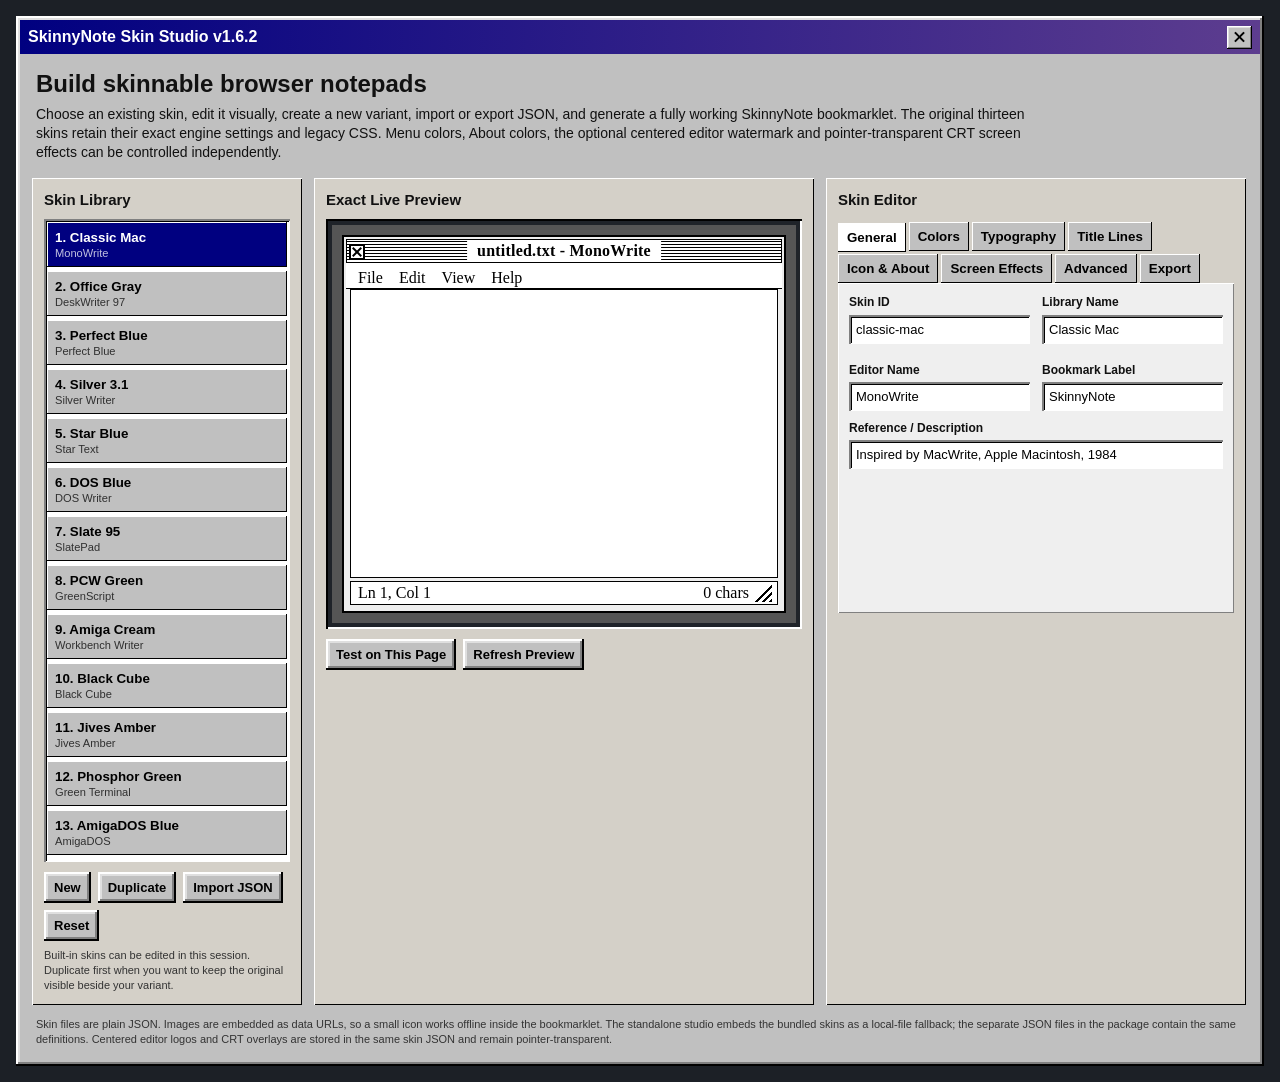
<file: index.html>
<!doctype html>
<html lang="en">
<head>
<meta charset="utf-8">
<meta name="viewport" content="width=device-width,initial-scale=1,viewport-fit=cover">
<title>SkinnyNote Skin Studio v1.6.2</title>
<style>
*{box-sizing:border-box}html{color-scheme:light}body{margin:0;background:#1c2026;color:#111;font:14px/1.35 Tahoma,Arial,sans-serif;padding:16px}.app{max-width:1440px;margin:auto;background:#c0c0c0;padding:4px;box-shadow:inset -2px -2px #000,inset 2px 2px #fff,inset -4px -4px #808080,inset 4px 4px #dfdfdf}.topbar{height:34px;display:flex;align-items:center;background:linear-gradient(90deg,#000080,#5d3d8f);color:#fff;padding:4px 8px;font-weight:700;font-size:16px}.topbar span{flex:1}.closebox{width:25px;height:23px;position:relative;background:#c0c0c0;box-shadow:inset -1px -1px #000,inset 1px 1px #fff,inset -2px -2px #808080,inset 2px 2px #dfdfdf}.closebox:before,.closebox:after{content:"";position:absolute;left:6px;top:10px;width:13px;height:2px;background:#000}.closebox:before{transform:rotate(45deg)}.closebox:after{transform:rotate(-45deg)}.intro{padding:14px 16px 4px}.intro h1{font-size:24px;margin:0 0 5px}.intro p{margin:0;max-width:1000px}.workspace{display:grid;grid-template-columns:270px minmax(500px,1fr) minmax(420px,.85fr);gap:12px;padding:12px}.panel{background:#d4d0c8;padding:12px;box-shadow:inset 1px 1px #fff,inset -1px -1px #000;min-width:0}.panel h2{font-size:15px;margin:0 0 9px}.library{max-height:700px;overflow:auto;padding:3px;background:#fff;box-shadow:inset 2px 2px #808080,inset -1px -1px #fff,inset 3px 3px #000}.skinitem{display:block;width:100%;border:0;text-align:left;padding:8px;background:#c0c0c0;color:#000;margin-bottom:4px;box-shadow:inset -1px -1px #000,inset 1px 1px #fff;cursor:pointer}.skinitem.active{background:#000080;color:#fff}.skinitem small{display:block;opacity:.75;margin-top:2px}.buttons{display:flex;flex-wrap:wrap;gap:7px;margin-top:10px}.btn,.filebtn{border:0;background:#c0c0c0;color:#000;font:700 13px Tahoma,Arial,sans-serif;padding:8px 10px;cursor:pointer;box-shadow:inset -2px -2px #000,inset 2px 2px #fff,inset -4px -4px #808080,inset 4px 4px #dfdfdf}.btn:active,.filebtn:active{box-shadow:inset 2px 2px #000,inset -2px -2px #fff}.filebtn input{display:none}.previewWrap{height:410px;background:#1f2329;padding:6px;box-shadow:inset 2px 2px #000,inset -2px -2px #fff}.preview{width:100%;height:100%;border:0;background:#555}.hint{font-size:11px;margin:7px 0 0;color:#333}.tabs{display:flex;gap:3px;flex-wrap:wrap;margin:12px 0 0}.tab{border:0;background:#c0c0c0;padding:7px 9px;font-weight:700;box-shadow:inset -1px -1px #000,inset 1px 1px #fff;cursor:pointer}.tab.active{background:#fff;position:relative;top:1px}.tabpane{display:none;background:#efefef;padding:11px;min-height:330px;box-shadow:inset 1px 1px #fff,inset -1px -1px #808080}.tabpane.active{display:block}.grid2{display:grid;grid-template-columns:1fr 1fr;gap:9px 12px}.field{display:grid;gap:4px;margin-bottom:9px}.field label{font-weight:700;font-size:12px}.field input,.field select,.field textarea{width:100%;border:0;background:#fff;color:#000;font:13px Tahoma,Arial,sans-serif;padding:7px;box-shadow:inset 2px 2px #808080,inset -1px -1px #fff,inset 3px 3px #000}.field textarea{font-family:"Courier New",monospace;resize:vertical}.checkrow{display:flex;align-items:center;gap:7px;margin:7px 0}.colors{display:grid;grid-template-columns:1fr 1fr;gap:7px 10px}.colorrow{display:grid;grid-template-columns:26px 1fr;gap:6px;align-items:center}.colorrow input[type=color]{width:26px;height:27px;border:1px solid #555;padding:0}.colorrow input[type=text]{min-width:0;border:0;padding:6px;box-shadow:inset 2px 2px #808080,inset -1px -1px #fff}.colorrow label{grid-column:1/-1;font-size:11px;font-weight:700}.jsonbox{height:255px!important}.status{min-height:20px;margin-top:9px;font-size:12px;font-weight:700;color:#000080}.exportCode{height:105px!important;font:10px/1.2 "Courier New",monospace!important}.iconPreview{width:72px;height:72px;background:#fff;display:grid;place-items:center;margin:4px 0 8px;overflow:hidden;background-size:contain;background-position:center;background-repeat:no-repeat;box-shadow:inset 2px 2px #808080,inset -1px -1px #fff,inset 3px 3px #000;font-size:42px;font-weight:700}.advancedNote{font-size:11px;background:#fff9cc;padding:7px;margin-bottom:8px}.footer{padding:0 16px 15px;font-size:11px;color:#333}@media(max-width:1180px){.workspace{grid-template-columns:250px 1fr}.right{grid-column:1/-1}.right .tabpane{min-height:0}}@media(max-width:760px){body{padding:5px}.workspace{grid-template-columns:1fr}.previewWrap{height:370px}.grid2,.colors{grid-template-columns:1fr}.right{grid-column:auto}}
</style>
</head>
<body>
<main class="app">
<div class="topbar"><span>SkinnyNote Skin Studio v1.6.2</span><b class="closebox" aria-hidden="true"></b></div>
<section class="intro"><h1>Build skinnable browser notepads</h1><p>Choose an existing skin, edit it visually, create a new variant, import or export JSON, and generate a fully working SkinnyNote bookmarklet. The original thirteen skins retain their exact engine settings and legacy CSS. Menu colors, About colors, the optional centered editor watermark and pointer-transparent CRT screen effects can be controlled independently.</p></section>
<div class="workspace">
<aside class="panel">
<h2>Skin Library</h2><div class="library" id="library"></div>
<div class="buttons"><button class="btn" id="newBtn">New</button><button class="btn" id="duplicateBtn">Duplicate</button><label class="filebtn">Import JSON<input id="importFile" type="file" accept="application/json,.json"></label><button class="btn" id="resetBtn">Reset</button></div>
<p class="hint">Built-in skins can be edited in this session. Duplicate first when you want to keep the original visible beside your variant.</p>
</aside>
<section class="panel">
<h2>Exact Live Preview</h2><div class="previewWrap"><iframe id="preview" class="preview" tabindex="-1" sandbox="allow-scripts allow-downloads"></iframe></div>
<div class="buttons"><button class="btn" id="testBtn">Test on This Page</button><button class="btn" id="refreshBtn">Refresh Preview</button></div><div class="status" id="status"></div>
</section>
<section class="panel right">
<h2>Skin Editor</h2>
<div class="tabs" id="tabs"><button class="tab active" data-tab="general">General</button><button class="tab" data-tab="colors">Colors</button><button class="tab" data-tab="type">Typography</button><button class="tab" data-tab="lines">Title Lines</button><button class="tab" data-tab="icon">Icon & About</button><button class="tab" data-tab="effects">Screen Effects</button><button class="tab" data-tab="advanced">Advanced</button><button class="tab" data-tab="export">Export</button></div>
<div class="tabpane active" data-pane="general">
<div class="grid2"><div class="field"><label>Skin ID</label><input id="skinId"></div><div class="field"><label>Library Name</label><input id="skinName"></div><div class="field"><label>Editor Name</label><input id="productName"></div><div class="field"><label>Bookmark Label</label><input id="bookmarkLabel" value="SkinnyNote"></div></div>
<div class="field"><label>Reference / Description</label><input id="reference"></div>
</div>
<div class="tabpane" data-pane="colors"><div class="colors" id="colorFields"></div></div>
<div class="tabpane" data-pane="type">
<div class="field"><label>UI Font Stack</label><input id="uiFont" list="fontPresets"></div><div class="field"><label>Editor Font Stack</label><input id="editorFont" list="fontPresets"></div><datalist id="fontPresets"><option value='"Courier New",Courier,monospace'><option value='Tahoma,"MS Sans Serif",Arial,sans-serif'><option value='Geneva,Chicago,"Helvetica Neue",Arial,sans-serif'><option value='Helvetica,Arial,sans-serif'><option value='"Times New Roman",Times,serif'></datalist>
<div class="grid2"><div class="field"><label>Editor Font Weight</label><select id="editorWeight"><option>400</option><option>500</option><option>600</option><option>700</option><option>800</option></select></div><div class="field"><label>Default Text Size</label><input id="fontSize" type="number" min="10" max="28"></div></div>
</div>
<div class="tabpane" data-pane="lines">
<div class="advancedNote">These controls add a structured line layer from JSON. Existing Classic Mac and AmigaDOS Blue keep their exact legacy line CSS until you choose to add or replace it in a duplicated skin.</div>
<label class="checkrow"><input id="linesEnabled" type="checkbox"> Enable title bar lines</label><div class="grid2"><div class="field"><label>Layout</label><select id="lineMode"><option value="gap">Between title and buttons</option><option value="full">Across full title bar</option></select></div><div class="field"><label>Line Color</label><input id="lineColor"></div><div class="field"><label>Gap Color</label><input id="gapColor"></div><div class="field"><label>Title Plate Color</label><input id="titlePlateColor"></div><div class="field"><label>Line Thickness</label><input id="lineThickness" type="number" min="1" max="12"></div><div class="field"><label>Gap Thickness</label><input id="gapThickness" type="number" min="0" max="16"></div></div><label class="checkrow"><input id="startWithGap" type="checkbox"> Start pattern with a gap</label><label class="checkrow"><input id="applyToAbout" type="checkbox"> Apply lines to About title bar</label>
</div>
<div class="tabpane" data-pane="icon">
<div class="grid2"><div><div class="iconPreview" id="iconPreview"></div><label class="filebtn">Load Small Image<input id="iconFile" type="file" accept="image/png,image/jpeg,image/webp,image/svg+xml"></label></div><div><div class="field"><label>Icon Mode</label><select id="iconMode"><option value="legacy">Legacy skin icon</option><option value="none">No icon</option><option value="text">Text or glyph</option><option value="image">Image / logo</option></select></div><div class="field"><label>Text / Glyph</label><input id="iconText" maxlength="3"></div><div class="field"><label>Title Bar Icon Size</label><input id="iconSize" type="number" min="12" max="32"></div><div class="field"><label>About Logo Size</label><input id="aboutIconSize" type="number" min="32" max="160"></div><label class="checkrow"><input id="showTitleIcon" type="checkbox"> Show in title bar</label><label class="checkrow"><input id="showAboutIcon" type="checkbox"> Show on About page</label></div></div>
<div class="advancedNote">Editor watermark uses the same image or glyph. It is centered behind the typed text, ignores all pointer input and is purely cosmetic.</div>
<label class="checkrow"><input id="watermarkEnabled" type="checkbox"> Show image or glyph in editor center</label>
<div class="grid2"><div class="field"><label>Editor Logo Size (%)</label><input id="watermarkSize" type="number" min="10" max="90"></div><div class="field"><label>Editor Logo Opacity (%)</label><input id="watermarkOpacity" type="number" min="0" max="100"></div></div>
<div class="field"><label>About Subtitle</label><input id="aboutSubtitle"></div><div class="field"><label>About Copyright</label><input id="aboutCopyright"></div>
</div>
<div class="tabpane" data-pane="effects">
<div class="advancedNote">Adds a cosmetic interlaced CRT layer above the editor. The layer uses pointer-events: none, so clicking, typing and text selection continue to work normally.</div>
<label class="checkrow"><input id="scanlinesEnabled" type="checkbox"> Enable interlaced scanlines</label>
<div class="field"><label>Effect Area</label><select id="scanlineScope"><option value="editor">Editor area only</option><option value="app">Entire app including About screen</option></select></div>
<div class="grid2"><div class="field"><label>Dark Line Thickness (px)</label><input id="scanlineThickness" type="number" min="1" max="12" step="1"></div><div class="field"><label>Clear Gap Thickness (px)</label><input id="scanlineGap" type="number" min="1" max="16" step="1"></div><div class="field"><label>Scanline Opacity (%)</label><input id="scanlineOpacity" type="number" min="0" max="80" step="1"></div><div class="field"><label>Scanline Color</label><input id="scanlineColor" type="text" placeholder="#000000"></div></div>
<label class="checkrow"><input id="flickerEnabled" type="checkbox"> Enable subtle CRT flicker</label>
<div class="grid2"><div class="field"><label>Flicker Strength (%)</label><input id="flickerStrength" type="number" min="0" max="30" step="1"></div><div class="field"><label>Flicker Speed (seconds)</label><input id="flickerSpeed" type="number" min="0.08" max="5" step="0.01"></div></div>
</div>
<div class="tabpane" data-pane="advanced"><div class="advancedNote">Legacy CSS is what preserves the exact historical variants. Edit carefully. Structured controls are appended after this CSS.</div><div class="field"><label>Advanced Skin CSS</label><textarea id="extraCss" rows="12"></textarea></div><div class="field"><label>Raw JSON</label><textarea id="rawJson" class="jsonbox"></textarea></div><div class="buttons"><button class="btn" id="applyJsonBtn">Apply Raw JSON</button><button class="btn" id="formatJsonBtn">Format JSON</button></div></div>
<div class="tabpane" data-pane="export"><div class="buttons"><button class="btn" id="exportJsonBtn">Download Skin JSON</button><button class="btn" id="downloadJsBtn">Download JavaScript</button><button class="btn" id="copyBtn">Copy Bookmarklet</button></div><a class="btn" id="bookmark" href="#" style="display:block;text-align:center;text-decoration:none;margin-top:10px">Drag SkinnyNote to Bookmarks</a><div class="field" style="margin-top:11px"><label>Bookmarklet Code</label><textarea id="bookmarkCode" class="exportCode" readonly></textarea></div></div>
</section>
</div>
<div class="footer">Skin files are plain JSON. Images are embedded as data URLs, so a small icon works offline inside the bookmarklet. The standalone studio embeds the bundled skins as a local-file fallback; the separate JSON files in the package contain the same definitions. Centered editor logos and CRT overlays are stored in the same skin JSON and remain pointer-transparent.</div>
</main>
<script>
const BUILT_INS=[{"id":"classic-mac","number":1,"name":"Classic Mac","reference":"Inspired by MacWrite, Apple Macintosh, 1984","productName":"MonoWrite","colors":{"panel":"#eeeeee","panel2":"#ffffff","button":"#ffffff","titleBg":"repeating-linear-gradient(0deg,#ffffff 0 2px,#000000 2px 3px)","titleFg":"#000000","editorBg":"#ffffff","editorFg":"#000000","statusBg":"#ffffff","statusFg":"#000000","menuFg":"#000000","menuHoverBg":"#000000","menuHoverFg":"#ffffff","aboutFg":"#000000","aboutButtonFg":"#000000","selectionBg":"#000000","selectionFg":"#ffffff","hi":"#ffffff","mid":"#dddddd","dark":"#777777","deep":"#000000","frameBg":"#ffffff","grip":"#000000","aboutBg":"#eeeeee","menuActiveBg":"#000","menuActiveFg":"#fff"},"uiFont":"Geneva,Chicago,\"Helvetica Neue\",Arial,sans-serif","editorFont":"Geneva,Chicago,\"Helvetica Neue\",Arial,sans-serif","extraCss":".window{border:2px solid #000;box-shadow:none;padding:2px}.titlebar{border:1px solid #000;justify-content:center;position:relative;padding-left:24px;padding-right:24px}.title{position:absolute;left:50%;transform:translateX(-50%);max-width:calc(100% - 58px);background:#fff;padding:1px 10px;flex:0 1 auto;text-align:center;z-index:1}.icon{display:none}.controls{position:absolute;left:2px;top:2px;margin:0;order:0;z-index:2}.minimize,.maximize{display:none}.caption.close{width:16px;height:16px;background:#fff;box-shadow:none;border:2px solid #000}.menubar{border-bottom:1px solid #000;background:#fff}.menubtn:hover,.menubtn.open{border-color:#000;background:#000;color:#fff}.menu{border:2px solid #000;box-shadow:none;background:#fff}.editorframe{border:1px solid #000;box-shadow:none;padding:1px}.status{border:1px solid #000;box-shadow:none}.aboutbox{border:2px solid #000;box-shadow:none}.abouttitle{border-bottom:1px solid #000;justify-content:center;position:relative;padding-left:24px;padding-right:24px}.abouttitle span{position:absolute;left:50%;transform:translateX(-50%);max-width:calc(100% - 58px);background:#fff;padding:1px 10px;flex:0 1 auto;text-align:center;z-index:1}.abouttitle .caption{position:absolute;left:2px;top:2px;z-index:2}.winbutton{background:#fff;border:2px solid #000;box-shadow:inset 0 0 0 2px #fff,inset 0 0 0 3px #000}","editorWeight":"600","schemaVersion":3,"skinnyNote":{"icon":{"mode":"legacy","showInTitleBar":true,"showInAbout":false,"text":"N","dataUrl":"","size":20},"titleBarLines":{"enabled":false,"mode":"gap","lineColor":"#000000","gapColor":"#eeeeee","lineThickness":2,"gapThickness":2,"startWithGap":true,"titlePlateColor":"#eeeeee","applyToAbout":true},"about":{"subtitle":"Compact browser text editor","copyright":"Copyright © 2026 Jives"},"editorWatermark":{"enabled":false,"size":46,"opacity":18}}},{"id":"office97","number":2,"name":"Office Gray","reference":"Inspired by Microsoft Word 97 and the late Windows 95 era","productName":"DeskWriter 97","colors":{"panel":"#c0c0c0","panel2":"#dfdfdf","button":"#c0c0c0","titleBg":"linear-gradient(90deg,#000080,#1084d0)","titleFg":"#ffffff","editorBg":"#ffffff","editorFg":"#000000","statusBg":"#c0c0c0","statusFg":"#000000","menuFg":"#000000","menuHoverBg":"#000080","menuHoverFg":"#ffffff","aboutFg":"#000000","aboutButtonFg":"#000000","selectionBg":"#000080","selectionFg":"#ffffff","hi":"#ffffff","mid":"#dfdfdf","dark":"#808080","deep":"#000000","frameBg":"#ffffff","grip":"#808080","aboutBg":"#d4d0c8","menuActiveBg":"#c0c0c0","menuActiveFg":"#000000"},"uiFont":"Tahoma,\"MS Sans Serif\",Arial,sans-serif","editorFont":"Arial,\"Helvetica Neue\",sans-serif","extraCss":".window{grid-template-rows:24px 28px minmax(0,1fr) 28px}.menubar{background:#d4d0c8;border-bottom:1px solid #808080}.titlebar{font-size:12px}.editorframe{margin-top:2px}.status{font-size:12px}.aboutbody{background:#d4d0c8}","editorWeight":"600","schemaVersion":3,"skinnyNote":{"icon":{"mode":"legacy","showInTitleBar":true,"showInAbout":false,"text":"N","dataUrl":"","size":20},"titleBarLines":{"enabled":false,"mode":"gap","lineColor":"#ffffff","gapColor":"#c0c0c0","lineThickness":2,"gapThickness":2,"startWithGap":true,"titlePlateColor":"#c0c0c0","applyToAbout":true},"about":{"subtitle":"Compact browser text editor","copyright":"Copyright © 2026 Jives"},"editorWatermark":{"enabled":false,"size":46,"opacity":18}}},{"id":"perfect-blue","number":3,"name":"Perfect Blue","reference":"Inspired by WordPerfect 5.1 and 6.0, MS-DOS, 1989","productName":"Perfect Blue","colors":{"panel":"#0000aa","panel2":"#0000aa","button":"#c0c0c0","titleBg":"#c0c0c0","titleFg":"#000080","editorBg":"#0000aa","editorFg":"#d8d8d8","statusBg":"#0000aa","statusFg":"#ffffff","menuFg":"#ffffff","menuHoverBg":"#000080","menuHoverFg":"#ffffff","aboutFg":"#ffffff","aboutButtonFg":"#ffffff","selectionBg":"#00ffff","selectionFg":"#000000","hi":"#ffffff","mid":"#c0c0c0","dark":"#808080","deep":"#000080","frameBg":"#0000aa","grip":"#ffffff","aboutBg":"#0000aa","menuActiveBg":"#000080","menuActiveFg":"#fff"},"uiFont":"\"Courier New\",Courier,monospace","editorFont":"\"Courier New\",Courier,monospace","extraCss":".window{grid-template-rows:24px 28px minmax(0,1fr) 24px;background:#0000aa;padding:0;border:3px double #000080;box-shadow:none}.titlebar{background:#c0c0c0;color:#000080;font-weight:700;border-top:1px solid #fff;border-bottom:3px double #000080;padding:1px 3px 1px 5px}.title{font-weight:700;text-shadow:none}.icon{display:none}.caption{height:18px;background:#c0c0c0;border:1px solid #000080;box-shadow:none}.caption:active{box-shadow:inset 1px 1px #000080}.menubar{height:28px;align-items:center;background:#c0c0c0;color:#000080;padding:0 3px;border:0;border-bottom:2px solid #000080;box-shadow:none;font-weight:700;overflow:visible;z-index:20}.menubar:after{content:\"(Press F3 for Help)\";margin-left:auto;padding:3px 2px 2px 8px;color:#000080;font-weight:700;white-space:nowrap}.menuwrap{z-index:21}.menubtn{font-weight:700;padding:3px 5px;color:#000080;border:1px solid transparent;box-shadow:none}.menubtn::first-letter{color:#a00000}.menubtn:hover,.menubtn.open{border-color:transparent;background:#000080;color:#fff;box-shadow:none}.menu{top:25px;background:#c0c0c0;color:#000080;border:1px solid #000080;box-shadow:none;z-index:50}.item{font-weight:700}.sep{border-top-color:#808080;border-bottom-color:#fff}.editorframe{margin:0;padding:0;background:#0000aa;box-shadow:none;border:0}textarea{padding:4px 5px;font-size:15px;line-height:1.32;letter-spacing:.1px}textarea::selection,textarea:focus::selection{background-color:#00ffff!important;color:#000!important;-webkit-text-fill-color:#000!important;text-shadow:none!important}.status{margin:0;padding:0 5px;background:#0000aa;color:#fff;box-shadow:none;border:0;font-weight:700}.chars{margin-left:auto}.grip{background:repeating-linear-gradient(135deg,transparent 0 3px,#fff 3px 5px)}.aboutbox{background:#0000aa;color:#fff;border:3px double #c0c0c0;box-shadow:none;padding:0}.abouttitle{background:#c0c0c0;color:#000080;border-bottom:3px double #000080}.aboutbody{background:#0000aa;color:#fff}.winbutton{background:#c0c0c0;color:#000080!important;-webkit-text-fill-color:#000080!important;border:1px solid #000080;box-shadow:none;font-weight:700}@media(max-width:390px){.menubar:after{display:none}.menubtn{padding-left:4px;padding-right:4px}}","editorWeight":"700","schemaVersion":3,"skinnyNote":{"icon":{"mode":"legacy","showInTitleBar":true,"showInAbout":false,"text":"N","dataUrl":"","size":20},"titleBarLines":{"enabled":false,"mode":"gap","lineColor":"#000080","gapColor":"#c0c0c0","lineThickness":2,"gapThickness":2,"startWithGap":true,"titlePlateColor":"#c0c0c0","applyToAbout":true},"about":{"subtitle":"Compact browser text editor","copyright":"Copyright © 2026 Jives"},"editorWatermark":{"enabled":false,"size":46,"opacity":18}}},{"id":"silver31","number":4,"name":"Silver 3.1","reference":"Inspired by Microsoft Word 6.0, Windows 3.1, 1993","productName":"Silver Writer","colors":{"panel":"#c0c0c0","panel2":"#dfdfdf","button":"#c0c0c0","titleBg":"#000080","titleFg":"#ffffff","editorBg":"#ffffff","editorFg":"#000000","statusBg":"#c0c0c0","statusFg":"#000000","menuFg":"#000000","menuHoverBg":"#000080","menuHoverFg":"#ffffff","aboutFg":"#000000","aboutButtonFg":"#000000","selectionBg":"#000080","selectionFg":"#ffffff","hi":"#ffffff","mid":"#dfdfdf","dark":"#808080","deep":"#000000","frameBg":"#ffffff","grip":"#808080","aboutBg":"#c0c0c0","menuActiveBg":"#c0c0c0","menuActiveFg":"#000000"},"uiFont":"\"MS Sans Serif\",Tahoma,Arial,sans-serif","editorFont":"\"Times New Roman\",Times,serif","extraCss":".titlebar{font-size:12px}.window{grid-template-rows:23px 27px minmax(0,1fr) 26px}.caption{width:20px;height:18px}.menubtn{padding-left:6px;padding-right:6px}.editorframe{margin-left:3px;margin-right:3px}.status{font-size:12px}","editorWeight":"600","schemaVersion":3,"skinnyNote":{"icon":{"mode":"legacy","showInTitleBar":true,"showInAbout":false,"text":"N","dataUrl":"","size":20},"titleBarLines":{"enabled":false,"mode":"gap","lineColor":"#ffffff","gapColor":"#000080","lineThickness":2,"gapThickness":2,"startWithGap":true,"titlePlateColor":"#000080","applyToAbout":true},"about":{"subtitle":"Compact browser text editor","copyright":"Copyright © 2026 Jives"},"editorWatermark":{"enabled":false,"size":46,"opacity":18}}},{"id":"star-blue","number":5,"name":"Star Blue","reference":"Inspired by WordStar, MS-DOS, 1978","productName":"Star Text","colors":{"panel":"#000000","panel2":"#000000","button":"#c0c0c0","titleBg":"#c0c0c0","titleFg":"#000000","editorBg":"#000000","editorFg":"#f2f2f2","statusBg":"#c0c0c0","statusFg":"#000000","menuFg":"#000000","menuHoverBg":"#000000","menuHoverFg":"#ffffff","aboutFg":"#000000","aboutButtonFg":"#000000","selectionBg":"#d8d8d8","selectionFg":"#000000","hi":"#ffffff","mid":"#d8d8d8","dark":"#808080","deep":"#000000","frameBg":"#000000","grip":"#000000","aboutBg":"#000","menuActiveBg":"#000","menuActiveFg":"#fff"},"uiFont":"\"Courier New\",Courier,monospace","editorFont":"\"Courier New\",Courier,monospace","extraCss":".window{grid-template-rows:24px 28px minmax(0,1fr) 24px;padding:0;background:#000;border:2px solid #c0c0c0;box-shadow:none}.titlebar{background:#c0c0c0;color:#000;font-weight:700;border:0;border-bottom:1px solid #000;padding:1px 4px}.icon{display:none}.caption{background:#c0c0c0;box-shadow:none;border:1px solid #000}.menubar{height:28px;align-items:center;background:#c0c0c0;color:#000;border:0;border-bottom:1px solid #000;box-shadow:none;padding:0 3px;font-weight:700;overflow:visible;z-index:20}.menuwrap{z-index:21}.menubtn{font-weight:700;color:#000;box-shadow:none;padding:3px 6px}.menubtn:hover,.menubtn.open{border-color:transparent;background:#000;color:#fff;box-shadow:none}.menu{top:25px;background:#c0c0c0;color:#000;border:1px solid #000;box-shadow:none;z-index:50}.item{font-weight:700}.item:hover{background:#000;color:#fff}.sep{border-top-color:#808080;border-bottom-color:#fff}.editorframe{background:#000;box-shadow:none;padding:0;margin:0;border:0}textarea{padding:4px 5px;font-size:15px;line-height:1.32;letter-spacing:.1px}textarea::selection,textarea:focus::selection{background-color:#d8d8d8!important;color:#000!important;-webkit-text-fill-color:#000!important;text-shadow:none!important}.status{background:#c0c0c0;color:#000;box-shadow:none;border:0;border-top:1px solid #000;margin:0;padding:0 5px;font-weight:700}.grip{background:repeating-linear-gradient(135deg,transparent 0 3px,#000 3px 5px)}.aboutbox{background:#c0c0c0;color:#000;border:2px solid #000;box-shadow:none;padding:0}.abouttitle{background:#c0c0c0;color:#000;border-bottom:1px solid #000}.aboutbody{background:#000;color:#fff}.winbutton{background:#c0c0c0;color:#000!important;-webkit-text-fill-color:#000!important;border:1px solid #000;box-shadow:none;font-weight:700}","editorWeight":"600","schemaVersion":3,"skinnyNote":{"icon":{"mode":"legacy","showInTitleBar":true,"showInAbout":false,"text":"N","dataUrl":"","size":20},"titleBarLines":{"enabled":false,"mode":"gap","lineColor":"#000000","gapColor":"#c0c0c0","lineThickness":2,"gapThickness":2,"startWithGap":true,"titlePlateColor":"#c0c0c0","applyToAbout":true},"about":{"subtitle":"Compact browser text editor","copyright":"Copyright © 2026 Jives"},"editorWatermark":{"enabled":false,"size":46,"opacity":18}}},{"id":"dos-blue","number":6,"name":"DOS Blue","reference":"Inspired by Microsoft Word 1.0, MS-DOS, 1983","productName":"DOS Writer","colors":{"panel":"#000080","panel2":"#000080","button":"#c0c0c0","titleBg":"#00aaaa","titleFg":"#000000","editorBg":"#000080","editorFg":"#ffffff","statusBg":"#c0c0c0","statusFg":"#000000","menuFg":"#000000","menuHoverBg":"#ffffff","menuHoverFg":"#000080","aboutFg":"#000000","aboutButtonFg":"#000000","selectionBg":"#ffffff","selectionFg":"#000080","hi":"#ffffff","mid":"#c0c0c0","dark":"#555555","deep":"#000000","frameBg":"#000080","grip":"#000000","aboutBg":"#000080","menuActiveBg":"#c0c0c0","menuActiveFg":"#000000"},"uiFont":"\"Courier New\",Courier,monospace","editorFont":"\"Courier New\",Courier,monospace","extraCss":".window{box-shadow:0 0 0 2px #c0c0c0;padding:2px}.titlebar{font-weight:400}.icon{display:none}.menubar{background:#c0c0c0;color:#000}.menu{background:#c0c0c0;color:#000}.editorframe{box-shadow:none;padding:1px}.status{box-shadow:none}.caption{box-shadow:none;border:1px solid #000}.aboutbox{background:#c0c0c0;color:#000}.aboutbody{background:#000080;color:#fff}","editorWeight":"600","schemaVersion":3,"skinnyNote":{"icon":{"mode":"legacy","showInTitleBar":true,"showInAbout":false,"text":"N","dataUrl":"","size":20},"titleBarLines":{"enabled":false,"mode":"gap","lineColor":"#000000","gapColor":"#00aaaa","lineThickness":2,"gapThickness":2,"startWithGap":true,"titlePlateColor":"#00aaaa","applyToAbout":true},"about":{"subtitle":"Compact browser text editor","copyright":"Copyright © 2026 Jives"},"editorWatermark":{"enabled":false,"size":46,"opacity":18}}},{"id":"slate95","number":7,"name":"Slate 95","reference":"Inspired by Windows 95 WordPad, 1995","productName":"SlatePad","colors":{"panel":"#c0c0c0","panel2":"#dfdfdf","button":"#c0c0c0","titleBg":"linear-gradient(90deg,#000080,#5d3d8f)","titleFg":"#ffffff","editorBg":"#fffef3","editorFg":"#000000","statusBg":"#c0c0c0","statusFg":"#000000","menuFg":"#000000","menuHoverBg":"#000080","menuHoverFg":"#ffffff","aboutFg":"#000000","aboutButtonFg":"#000000","selectionBg":"#000080","selectionFg":"#ffffff","hi":"#ffffff","mid":"#dfdfdf","dark":"#808080","deep":"#000000","frameBg":"#ffffff","grip":"#808080","aboutBg":"#c0c0c0","menuActiveBg":"#c0c0c0","menuActiveFg":"#000000"},"uiFont":"Tahoma,\"MS Sans Serif\",Arial,sans-serif","editorFont":"Arial,\"Helvetica Neue\",sans-serif","extraCss":".titlebar{background:linear-gradient(90deg,#000080,#5d3d8f)}.editorframe{background:#fff}.menubar{background:#c0c0c0}.aboutname{color:#555;text-shadow:1px 1px #fff}","editorWeight":"600","schemaVersion":3,"skinnyNote":{"icon":{"mode":"legacy","showInTitleBar":true,"showInAbout":false,"text":"N","dataUrl":"","size":20},"titleBarLines":{"enabled":false,"mode":"gap","lineColor":"#ffffff","gapColor":"#c0c0c0","lineThickness":2,"gapThickness":2,"startWithGap":true,"titlePlateColor":"#c0c0c0","applyToAbout":true},"about":{"subtitle":"Compact browser text editor","copyright":"Copyright © 2026 Jives"},"editorWatermark":{"enabled":false,"size":46,"opacity":18}}},{"id":"pcw-green","number":8,"name":"PCW Green","reference":"Inspired by LocoScript, Amstrad PCW, 1985","productName":"GreenScript","colors":{"panel":"#d8d8c8","panel2":"#efefe5","button":"#d8d8c8","titleBg":"#183c32","titleFg":"#e6f4cf","editorBg":"#102c20","editorFg":"#b9ff8a","statusBg":"#cdd4b8","statusFg":"#102c20","menuFg":"#102c20","menuHoverBg":"#183c32","menuHoverFg":"#e6f4cf","aboutFg":"#102c20","aboutButtonFg":"#102c20","selectionBg":"#b9ff8a","selectionFg":"#102c20","hi":"#ffffff","mid":"#eeeecc","dark":"#727765","deep":"#111111","frameBg":"#102c20","grip":"#183c32","aboutBg":"#d8d8c8","menuActiveBg":"#d8d8c8","menuActiveFg":"#102c20"},"uiFont":"\"Courier New\",Courier,monospace","editorFont":"\"Courier New\",Courier,monospace","extraCss":".window{border:2px solid #183c32;box-shadow:inset -2px -2px #111,inset 2px 2px #fff}.titlebar{font-weight:400}.icon{display:none}.editorframe{box-shadow:inset 0 0 0 1px #7ea96b;padding:2px}.status{font-weight:700}.caption{background:#cdd4b8}.aboutbody{background:#d8d8c8}","editorWeight":"600","schemaVersion":3,"skinnyNote":{"icon":{"mode":"legacy","showInTitleBar":true,"showInAbout":false,"text":"N","dataUrl":"","size":20},"titleBarLines":{"enabled":false,"mode":"gap","lineColor":"#e6f4cf","gapColor":"#183c32","lineThickness":2,"gapThickness":2,"startWithGap":true,"titlePlateColor":"#183c32","applyToAbout":true},"about":{"subtitle":"Compact browser text editor","copyright":"Copyright © 2026 Jives"},"editorWatermark":{"enabled":false,"size":46,"opacity":18}}},{"id":"amiga-cream","number":9,"name":"Amiga Cream","reference":"Inspired by Wordworth, Commodore Amiga, 1991","productName":"Workbench Writer","colors":{"panel":"#e7dfc9","panel2":"#fff8e8","button":"#e7dfc9","titleBg":"#31558a","titleFg":"#ffffff","editorBg":"#fffdf4","editorFg":"#111111","statusBg":"#e7dfc9","statusFg":"#111111","menuFg":"#111111","menuHoverBg":"#ed7c24","menuHoverFg":"#000000","aboutFg":"#111111","aboutButtonFg":"#111111","selectionBg":"#31558a","selectionFg":"#ffffff","hi":"#ffffff","mid":"#fff4dd","dark":"#8b806b","deep":"#111111","frameBg":"#fffdf4","grip":"#31558a","aboutBg":"#e7dfc9","menuActiveBg":"#e7dfc9","menuActiveFg":"#111111"},"uiFont":"Helvetica,Arial,sans-serif","editorFont":"\"Times New Roman\",Times,serif","extraCss":".window{border:2px solid #111;box-shadow:inset 2px 2px #fff,inset -2px -2px #6c6557}.titlebar{border-bottom:3px solid #ed7c24}.icon{transform:none;background:#ed7c24}.caption{border:1px solid #111}.menubar{background:#e7dfc9;border-bottom:1px solid #8b806b}.menu{border:1px solid #111}.editorframe{box-shadow:inset 2px 2px #6c6557,inset -1px -1px #fff}.status{border-top:1px solid #8b806b}.abouttitle{border-bottom:3px solid #ed7c24}","editorWeight":"600","schemaVersion":3,"skinnyNote":{"icon":{"mode":"legacy","showInTitleBar":true,"showInAbout":false,"text":"N","dataUrl":"","size":20},"titleBarLines":{"enabled":false,"mode":"gap","lineColor":"#ffffff","gapColor":"#31558a","lineThickness":2,"gapThickness":2,"startWithGap":true,"titlePlateColor":"#31558a","applyToAbout":true},"about":{"subtitle":"Compact browser text editor","copyright":"Copyright © 2026 Jives"},"editorWatermark":{"enabled":false,"size":46,"opacity":18}}},{"id":"black-cube","number":10,"name":"Black Cube","reference":"Inspired by WriteNow and NeXTSTEP, 1989","productName":"Black Cube","colors":{"panel":"#555555","panel2":"#777777","button":"#777777","titleBg":"linear-gradient(#777,#3b3b3b)","titleFg":"#ffffff","editorBg":"#f4f1e8","editorFg":"#111111","statusBg":"#666666","statusFg":"#ffffff","menuFg":"#ffffff","menuHoverBg":"#111111","menuHoverFg":"#ffffff","aboutFg":"#ffffff","aboutButtonFg":"#ffffff","selectionBg":"#111111","selectionFg":"#ffffff","hi":"#bcbcbc","mid":"#8c8c8c","dark":"#333333","deep":"#111111","frameBg":"#222222","grip":"#d0d0d0","aboutBg":"#555555","menuActiveBg":"#111","menuActiveFg":"#ffffff"},"uiFont":"Helvetica,Arial,sans-serif","editorFont":"Helvetica,Arial,sans-serif","extraCss":".window{padding:5px;box-shadow:inset -3px -3px #111,inset 3px 3px #aaa}.titlebar{height:25px;border:1px solid #111;box-shadow:inset 1px 1px #aaa}.icon{display:none}.caption{background:#777;border:1px solid #111;box-shadow:inset 1px 1px #aaa,inset -1px -1px #333}.menubar{background:#666;color:#fff}.menu{background:#666;color:#fff;border:1px solid #111}.menubtn:hover,.menubtn.open{background:#111;border-color:#aaa #111 #111 #aaa}.editorframe{margin-top:3px;box-shadow:inset 2px 2px #111,inset -2px -2px #aaa;padding:4px}.status{box-shadow:inset 1px 1px #333,inset -1px -1px #999}.aboutbox{padding:5px}.winbutton{background:#777;color:#fff!important;-webkit-text-fill-color:#fff!important}","editorWeight":"600","schemaVersion":3,"skinnyNote":{"icon":{"mode":"legacy","showInTitleBar":true,"showInAbout":false,"text":"N","dataUrl":"","size":20},"titleBarLines":{"enabled":false,"mode":"gap","lineColor":"#ffffff","gapColor":"#555555","lineThickness":2,"gapThickness":2,"startWithGap":true,"titlePlateColor":"#555555","applyToAbout":true},"about":{"subtitle":"Compact browser text editor","copyright":"Copyright © 2026 Jives"},"editorWatermark":{"enabled":false,"size":46,"opacity":18}}},{"id":"jives-amber","number":11,"name":"Jives Amber","reference":"Original Jives theme, no historical product styling","productName":"Jives Amber","colors":{"panel":"#17130c","panel2":"#2a2114","button":"#3b2b14","titleBg":"linear-gradient(90deg,#2b1700,#8a4d00)","titleFg":"#ffd58b","editorBg":"#0d0a05","editorFg":"#ffbf54","statusBg":"#2a2114","statusFg":"#ffd58b","menuFg":"#ffd58b","menuHoverBg":"#ff9d16","menuHoverFg":"#111111","aboutFg":"#ffd58b","aboutButtonFg":"#ffd58b","selectionBg":"#ff9d16","selectionFg":"#111111","hi":"#8f672d","mid":"#5a3f1c","dark":"#1a1107","deep":"#000000","frameBg":"#000000","grip":"#ff9d16","aboutBg":"#17130c","menuActiveBg":"#3b2b14","menuActiveFg":"#ffd58b"},"uiFont":"\"Courier New\",Courier,monospace","editorFont":"\"Courier New\",Courier,monospace","extraCss":".window{border:1px solid #ff9d16;box-shadow:0 0 18px rgba(255,157,22,.25),inset -2px -2px #000,inset 2px 2px #5a3f1c}.titlebar{border-bottom:1px solid #ff9d16}.icon{background:#ff9d16;transform:none}.caption{background:#3b2b14}.caption:before,.caption:after{background:#ffbf54}.maximize:before{background:transparent;border-color:#ffbf54}.menubar{border-bottom:1px solid #5a3f1c}.menu{border:1px solid #ff9d16}.editorframe{box-shadow:inset 0 0 0 1px #8a4d00;padding:2px}.status{border-top:1px solid #8a4d00}.aboutbox{border:1px solid #ff9d16}.aboutbody{background:#17130c}.winbutton{color:#ffd58b!important;-webkit-text-fill-color:#ffd58b!important}","editorWeight":"600","schemaVersion":3,"skinnyNote":{"icon":{"mode":"legacy","showInTitleBar":true,"showInAbout":false,"text":"N","dataUrl":"","size":20},"titleBarLines":{"enabled":false,"mode":"gap","lineColor":"#ffd58b","gapColor":"#17130c","lineThickness":2,"gapThickness":2,"startWithGap":true,"titlePlateColor":"#17130c","applyToAbout":true},"about":{"subtitle":"Compact browser text editor","copyright":"Copyright © 2026 Jives"},"editorWatermark":{"enabled":false,"size":46,"opacity":18}}},{"id":"green-terminal","number":12,"name":"Phosphor Green","reference":"Original theme inspired by monochrome CRT terminals, 1970s and 1980s","productName":"Green Terminal","colors":{"panel":"#030904","panel2":"#071209","button":"#07180a","titleBg":"#041006","titleFg":"#8cff9b","editorBg":"#010502","editorFg":"#73ff82","statusBg":"#041006","statusFg":"#8cff9b","menuFg":"#8cff9b","menuHoverBg":"#8cff9b","menuHoverFg":"#001803","aboutFg":"#8cff9b","aboutButtonFg":"#8cff9b","selectionBg":"#b5ffbd","selectionFg":"#001803","hi":"#2b7735","mid":"#17451e","dark":"#08240d","deep":"#000000","frameBg":"#000000","grip":"#73ff82","aboutBg":"#010502","menuActiveBg":"#0a2410","menuActiveFg":"#b5ffbd"},"uiFont":"\"Courier New\",Courier,monospace","editorFont":"\"Courier New\",Courier,monospace","extraCss":".window{position:relative;isolation:isolate;padding:2px;background:#020602;border:1px solid #4dff64;border-radius:7px;box-shadow:0 0 14px rgba(60,255,90,.24),inset 0 0 22px rgba(0,42,8,.82)}.window:after{content:\"\";position:absolute;inset:0;z-index:1000;pointer-events:none;border-radius:6px;background:repeating-linear-gradient(0deg,rgba(0,0,0,.24) 0 1px,rgba(0,0,0,0) 1px 4px),radial-gradient(ellipse at center,rgba(75,255,98,0) 58%,rgba(0,0,0,.18) 100%);opacity:.78}.titlebar{background:#041006;color:#8cff9b;border-bottom:1px solid #2acb40;font-weight:700;text-shadow:0 0 4px rgba(80,255,100,.55)}.icon{display:none}.caption{background:#07180a;border:1px solid #2acb40;box-shadow:none}.caption:before,.caption:after{background:#73ff82}.maximize:before{background:transparent;border-color:#73ff82}.menubar{background:#020902;color:#73ff82;border-bottom:1px solid #176d22;box-shadow:none;text-shadow:0 0 4px rgba(55,255,80,.38)}.menubtn:hover,.menubtn.open{border-color:#2acb40;background:#0a2410;color:#b5ffbd}.menu{background:#041006;color:#73ff82;border:1px solid #2acb40;box-shadow:0 0 9px rgba(50,255,80,.2);text-shadow:0 0 4px rgba(55,255,80,.38)}.item:hover{background:#8cff9b;color:#001803;text-shadow:none}.sep{border-top-color:#0d4016;border-bottom-color:#2b7735}.editorframe{isolation:isolate;margin:0 3px 3px;padding:3px;background:#000;border:1px solid #176d22;border-radius:5px;box-shadow:inset 0 0 24px rgba(0,255,50,.08),0 0 8px rgba(40,255,70,.12)}.editorframe:before{content:\"\";position:absolute;inset:3px;z-index:5;pointer-events:none;border-radius:3px;box-shadow:inset 0 0 24px rgba(0,0,0,.55)}textarea{padding:8px;font-size:17px;line-height:1.42;letter-spacing:.5px;border-radius:3px;text-shadow:0 0 2px #73ff82,0 0 7px rgba(55,255,80,.46)!important;text-rendering:optimizeSpeed;caret-color:#c8ffcd}textarea::selection,textarea:focus::selection{background-color:#b5ffbd!important;color:#001803!important;-webkit-text-fill-color:#001803!important;text-shadow:none!important}.status{margin:0 3px 3px;background:#020902;color:#73ff82;border-top:1px solid #176d22;box-shadow:none;text-shadow:0 0 4px rgba(55,255,80,.38)}.grip{background:repeating-linear-gradient(135deg,transparent 0 3px,#73ff82 3px 5px)}.aboutbox{background:#020602;color:#73ff82;border:1px solid #4dff64;box-shadow:0 0 14px rgba(60,255,90,.22)}.abouttitle{background:#041006;color:#8cff9b;border-bottom:1px solid #2acb40;text-shadow:0 0 4px rgba(80,255,100,.55)}.aboutbody{background:#010502;color:#73ff82;text-shadow:0 0 4px rgba(55,255,80,.35)}.winbutton{background:#07180a;color:#8cff9b!important;-webkit-text-fill-color:#8cff9b!important;border:1px solid #2acb40;box-shadow:none;text-shadow:0 0 4px rgba(55,255,80,.38)}","editorWeight":"600","defaultFontSize":17,"fontRevision":1,"schemaVersion":3,"skinnyNote":{"icon":{"mode":"legacy","showInTitleBar":true,"showInAbout":false,"text":"N","dataUrl":"","size":20},"titleBarLines":{"enabled":false,"mode":"gap","lineColor":"#8cff9b","gapColor":"#041006","lineThickness":2,"gapThickness":2,"startWithGap":true,"titlePlateColor":"#041006","applyToAbout":true},"about":{"subtitle":"Compact browser text editor","copyright":"Copyright © 2026 Jives"},"editorWatermark":{"enabled":false,"size":46,"opacity":18}}},{"id":"amigados-blue","number":13,"name":"AmigaDOS Blue","reference":"Inspired by AmigaDOS and early Amiga utility screens, late 1980s and early 1990s","productName":"AmigaDOS","colors":{"panel":"#000033","panel2":"#000033","button":"#aaaacc","titleBg":"#aaaacc","titleFg":"#000033","editorBg":"#000033","editorFg":"#aaaacc","statusBg":"#000033","statusFg":"#aaaacc","menuFg":"#aaaacc","menuHoverBg":"#aaaacc","menuHoverFg":"#000033","aboutFg":"#aaaacc","aboutButtonFg":"#aaaacc","selectionBg":"#aaaacc","selectionFg":"#000033","hi":"#aaaacc","mid":"#aaaacc","dark":"#000033","deep":"#000033","frameBg":"#000033","grip":"#aaaacc","aboutBg":"#000033","menuActiveBg":"#aaaacc","menuActiveFg":"#000033"},"uiFont":"\"Courier New\",Courier,monospace","editorFont":"\"Courier New\",Courier,monospace","extraCss":".window{grid-template-rows:22px 26px minmax(0,1fr) 24px;padding:0;background:#000033;border:2px solid #aaaacc;box-shadow:none}.titlebar{height:22px;display:flex;align-items:stretch;background:#aaaacc;color:#000033;font-weight:700;padding:0 0 0 4px;border:0;border-bottom:2px solid #000033;box-shadow:none;gap:0}.title{order:1;flex:0 1 auto;display:flex;align-items:center;height:20px;max-width:calc(100% - 96px);padding-right:4px;background:#aaaacc;font-weight:700;text-shadow:none}.titlebar:before{display:none}.titlebar:after{content:\"\";order:2;flex:1 1 auto;height:20px;margin:0;background:linear-gradient(to bottom,#aaaacc 0 4px,#000033 4px 8px,#aaaacc 8px 12px,#000033 12px 16px,#aaaacc 16px 20px);pointer-events:none}.icon{display:none}.controls{order:3;display:flex;align-items:stretch;flex:0 0 auto;height:20px;margin:0;gap:0}.caption{width:24px;height:20px;background:#aaaacc;border:0;border-left:2px solid #000033;box-shadow:none}.caption:before,.caption:after{background:#000033}.maximize:before{background:transparent;border-color:#000033}.menubar{height:26px;align-items:center;background:#000033;color:#aaaacc;padding:0 3px;border:0;box-shadow:none;overflow:visible;z-index:20}.menuwrap{z-index:21}.menubtn{font-weight:700;padding:3px 6px;color:#aaaacc;border:1px solid transparent;box-shadow:none}.menubtn:hover,.menubtn.open{border-color:transparent;background:#aaaacc;color:#000033;box-shadow:none}.menu{top:24px;background:#000033;color:#aaaacc;border:2px solid #aaaacc;box-shadow:none;z-index:50}.item{font-weight:700}.item:hover{background:#aaaacc;color:#000033}.sep{height:2px;border-top:2px solid #aaaacc;border-bottom:0}.editorframe{margin:0;padding:0;background:#000033;box-shadow:none;border:0}textarea{padding:5px 6px;font-size:16px;line-height:1.34;letter-spacing:.12px}textarea::selection,textarea:focus::selection{background-color:#aaaacc!important;color:#000033!important;-webkit-text-fill-color:#000033!important;text-shadow:none!important}.status{margin:0;padding:0 5px;background:#000033;color:#aaaacc;box-shadow:none;border:0;font-weight:700}.chars{margin-left:auto}.grip{background:repeating-linear-gradient(135deg,transparent 0 3px,#aaaacc 3px 5px)}.aboutbox{background:#000033;color:#aaaacc;border:2px solid #aaaacc;box-shadow:none;padding:0}.abouttitle{height:22px;display:flex;align-items:stretch;background:#aaaacc;color:#000033;padding:0 0 0 4px;border:0;border-bottom:2px solid #000033;gap:0}.abouttitle span{order:1;flex:0 1 auto;display:flex;align-items:center;height:20px;padding-right:4px;background:#aaaacc}.abouttitle:after{content:\"\";order:2;flex:1 1 auto;height:20px;background:linear-gradient(to bottom,#aaaacc 0 4px,#000033 4px 8px,#aaaacc 8px 12px,#000033 12px 16px,#aaaacc 16px 20px)}.abouttitle .caption{order:3;width:24px;height:20px;flex:0 0 24px}.aboutbody{background:#000033;color:#aaaacc}.winbutton{background:#aaaacc;color:#000033!important;-webkit-text-fill-color:#000033!important;border:2px solid #000033;box-shadow:none;font-weight:700}","editorWeight":"700","schemaVersion":3,"skinnyNote":{"icon":{"mode":"legacy","showInTitleBar":true,"showInAbout":false,"text":"N","dataUrl":"","size":20},"titleBarLines":{"enabled":false,"mode":"gap","lineColor":"#000033","gapColor":"#aaaacc","lineThickness":2,"gapThickness":2,"startWithGap":true,"titlePlateColor":"#aaaacc","applyToAbout":true},"about":{"subtitle":"Compact browser text editor","copyright":"Copyright © 2026 Jives"},"editorWatermark":{"enabled":false,"size":46,"opacity":18}}}];
const ENGINE_TEMPLATE="(() => {\n  const CFG = /*__CONFIG__*/;\n  const SN = CFG.skinnyNote || {};\n  const ICON_CFG = SN.icon || { mode: 'legacy' };\n  const LINE_CFG = SN.titleBarLines || { enabled: false };\n  const ABOUT_CFG = SN.about || {};\n  const WATERMARK_CFG = SN.editorWatermark || {};\n  const EFFECT_CFG = SN.screenEffects || {};\n  const PREVIEW_MODE = !!CFG._preview;\n  const HOST_ID = `jives-retro-editor-${CFG.id}-host`;\n  const existing = document.getElementById(HOST_ID);\n  if (existing && existing.__jivesRetroEditor) {\n    existing.__jivesRetroEditor.toggle();\n    return;\n  }\n\n  const STORAGE_DRAFT = `jives-retro-editor:${CFG.id}:draft`;\n  const STORAGE_UI = `jives-retro-editor:${CFG.id}:ui:v2`;\n  const safeStore = {\n    get(key) {\n      try { return localStorage.getItem(key); } catch (_) { return null; }\n    },\n    set(key, value) {\n      try { localStorage.setItem(key, value); } catch (_) {}\n    }\n  };\n\n  const host = document.createElement('div');\n  host.id = HOST_ID;\n  host.style.cssText = [\n    'all:initial',\n    'position:fixed',\n    PREVIEW_MODE ? 'top:10px' : 'top:72px',\n    PREVIEW_MODE ? 'right:10px' : 'right:24px',\n    PREVIEW_MODE ? 'width:calc(100% - 20px)' : 'width:420px',\n    PREVIEW_MODE ? 'height:calc(100% - 20px)' : 'height:320px',\n    'min-width:280px',\n    'min-height:190px',\n    'z-index:2147483647',\n    'overflow:hidden',\n    'display:block',\n    'box-sizing:border-box',\n    'touch-action:auto'\n  ].join(';');\n  document.documentElement.appendChild(host);\n\n  const shadow = host.attachShadow({ mode: 'open' });\n  const c = CFG.colors;\n  const safeText = value => String(value == null ? '' : value).replace(/[&<>\"']/g, ch => ({'&':'&amp;','<':'&lt;','>':'&gt;','\"':'&quot;',\"'\":'&#39;'}[ch]));\n  const productName = safeText(CFG.productName || CFG.name || 'SkinnyNote');\n  const aboutSubtitle = safeText(ABOUT_CFG.subtitle || 'Compact browser text editor');\n  const aboutCopyright = safeText(ABOUT_CFG.copyright || 'Copyright © 2026 Jives');\n  function buildLineCss(lines) {\n    if (!lines || !lines.enabled) return '';\n    const mode = lines.mode === 'full' ? 'full' : 'gap';\n    const line = lines.lineColor || c.titleFg || '#000';\n    const gap = lines.gapColor || c.titleBg || '#fff';\n    const linePx = Math.max(1, Math.min(12, Number(lines.lineThickness) || 2));\n    const gapPx = Math.max(0, Math.min(16, Number(lines.gapThickness) || 2));\n    const cycle = linePx + gapPx;\n    const pattern = lines.startWithGap\n      ? `repeating-linear-gradient(to bottom,${gap} 0 ${gapPx}px,${line} ${gapPx}px ${cycle}px)`\n      : `repeating-linear-gradient(to bottom,${line} 0 ${linePx}px,${gap} ${linePx}px ${cycle}px)`;\n    const plate = lines.titlePlateColor || c.titleBg || gap;\n    const about = lines.applyToAbout !== false;\n    if (mode === 'full') {\n      return `.titlebar{position:relative}.title-lines{display:block;position:absolute;inset:0;background:${pattern};pointer-events:none;z-index:0}.titlebar>.icon,.titlebar>.title,.titlebar>.controls{position:relative;z-index:1}.titlebar>.title{background:${plate};padding-left:4px;padding-right:4px}` +\n        (about ? `.abouttitle{position:relative}.about-lines{display:block;position:absolute;inset:0;background:${pattern};pointer-events:none;z-index:0}.abouttitle>span,.abouttitle>.caption{position:relative;z-index:1}.abouttitle>span{background:${plate};padding-left:4px;padding-right:4px}` : '');\n    }\n    return `.title-lines{display:block;order:2;flex:1 1 auto;align-self:stretch;min-width:8px;background:${pattern};pointer-events:none}.titlebar>.title{order:1;flex:0 1 auto}.titlebar>.controls{order:3}` +\n      (about ? `.about-lines{display:block;order:2;flex:1 1 auto;align-self:stretch;min-width:8px;background:${pattern};pointer-events:none}.abouttitle>span{order:1;flex:0 1 auto}.abouttitle>.caption{order:3}` : '');\n  }\n  const structuredLineCss = buildLineCss(LINE_CFG);\n  shadow.innerHTML = `\n    <style>\n      :host{\n        --panel:${c.panel};--panel2:${c.panel2};--button:${c.button};--title-bg:${c.titleBg};--title-fg:${c.titleFg};\n        --editor-bg:${c.editorBg};--editor-fg:${c.editorFg};--status-bg:${c.statusBg};--status-fg:${c.statusFg};--menu-fg:${c.menuFg || c.statusFg};--about-bg:${c.aboutBg || c.panel};--about-fg:${c.aboutFg || c.statusFg};--about-button-fg:${c.aboutButtonFg || c.statusFg};\n        --menu-hover-bg:${c.menuHoverBg};--menu-hover-fg:${c.menuHoverFg};--menu-active-bg:${c.menuActiveBg || c.menuHoverBg || c.button};--menu-active-fg:${c.menuActiveFg || c.menuHoverFg || c.menuFg || c.statusFg};--selection-bg:${c.selectionBg};--selection-fg:${c.selectionFg};\n        --hi:${c.hi};--mid:${c.mid};--dark:${c.dark};--deep:${c.deep};--frame-bg:${c.frameBg};--grip:${c.grip};\n        font-family:${CFG.uiFont};font-size:13px;color:var(--editor-fg);line-height:1.15;color-scheme:light\n      }\n      *{box-sizing:border-box}\n      button,textarea{font:inherit;color:inherit}\n      button{-webkit-appearance:none;appearance:none}\n      .window{position:relative;width:100%;height:100%;display:grid;grid-template-rows:24px 26px minmax(0,1fr) 28px;background:var(--panel);padding:3px;box-shadow:inset -2px -2px var(--deep),inset 2px 2px var(--hi),inset -4px -4px var(--dark),inset 4px 4px var(--mid);-webkit-user-select:none;user-select:none;overflow:hidden}\n      .titlebar{min-width:0;display:flex;align-items:center;gap:5px;padding:2px 3px 2px 5px;color:var(--title-fg);background:var(--title-bg);font-weight:700;letter-spacing:.2px;cursor:move;touch-action:none;overscroll-behavior:none;-webkit-user-select:none;user-select:none}\n      .icon{width:15px;height:17px;background:var(--editor-bg);border:1px solid var(--deep);box-shadow:inset 2px 0 var(--dark);position:relative;flex:0 0 auto;transform:rotate(-4deg)}\n      .icon:before{content:\"\";position:absolute;left:4px;right:2px;top:4px;height:1px;background:var(--editor-fg);box-shadow:0 3px var(--editor-fg),0 6px var(--editor-fg);opacity:.65}\n      .title{white-space:nowrap;overflow:hidden;text-overflow:ellipsis;flex:1;min-width:0}\n      .title-lines,.about-lines{display:none}\n      .icon.custom-icon{display:grid!important;place-items:center;transform:none;background-color:transparent!important;background-size:contain!important;background-repeat:no-repeat!important;background-position:center!important;border:0!important;box-shadow:none!important;font-weight:700;line-height:1;overflow:hidden}\n      .icon.custom-icon:before{display:none!important}\n      .controls{display:flex;align-items:center;gap:2px;margin-left:auto;height:20px}\n      .caption{--p:0px;position:relative;display:block;width:22px;height:19px;padding:0;border:0;background:var(--button);color:var(--deep)!important;-webkit-text-fill-color:var(--deep)!important;box-shadow:inset -1px -1px var(--deep),inset 1px 1px var(--hi),inset -2px -2px var(--dark),inset 2px 2px var(--mid);cursor:default;touch-action:manipulation}\n      .caption:active{--p:1px;box-shadow:inset 1px 1px var(--deep),inset -1px -1px var(--hi)}\n      .minimize:before{content:\"\";position:absolute;left:calc(50% + var(--p));top:calc(12px + var(--p));width:10px;height:2px;background:var(--deep);transform:translateX(-50%)}\n      .maximize:before{content:\"\";position:absolute;left:calc(50% + var(--p));top:calc(50% + var(--p));width:10px;height:9px;border:2px solid var(--deep);transform:translate(-50%,-50%)}\n      .close:before,.close:after{content:\"\";position:absolute;left:calc(50% + var(--p));top:calc(50% + var(--p));width:12px;height:2px;background:var(--deep);transform-origin:center}\n      .close:before{transform:translate(-50%,-50%) rotate(45deg)}\n      .close:after{transform:translate(-50%,-50%) rotate(-45deg)}\n      .menubar{min-width:0;display:flex;align-items:flex-start;padding:2px 4px 0;position:relative;color:var(--menu-fg)}\n      .menuwrap{position:relative}\n      .menubtn{border:1px solid transparent;background:transparent;padding:3px 7px 4px;cursor:default;touch-action:manipulation;color:inherit}\n      .menubtn:hover,.menubtn.open{border-color:var(--hi) var(--dark) var(--dark) var(--hi);background:var(--menu-active-bg);color:var(--menu-active-fg)}\n      .menu{position:absolute;display:none;top:24px;left:0;min-width:190px;padding:3px;background:var(--panel);color:var(--menu-fg);z-index:8;box-shadow:inset -1px -1px var(--deep),inset 1px 1px var(--hi),inset -2px -2px var(--dark),inset 2px 2px var(--mid)}\n      .menu.show{display:block}\n      .item{width:100%;border:0;background:transparent;text-align:left;padding:5px 22px 5px 24px;position:relative;white-space:nowrap;cursor:default;touch-action:manipulation;color:inherit}\n      .item:hover{background:var(--menu-hover-bg);color:var(--menu-hover-fg)}\n      .item .shortcut{float:right;margin-left:24px}\n      .sep{height:2px;margin:3px 2px;border-top:1px solid var(--dark);border-bottom:1px solid var(--hi)}\n      .check:before{content:\"✓\";position:absolute;left:7px;font-weight:700}\n      .editorframe{position:relative;min-width:0;min-height:0;overflow:hidden;margin:0 4px 3px;padding:3px;background:var(--frame-bg);box-shadow:inset 2px 2px var(--dark),inset -1px -1px var(--hi),inset 3px 3px var(--deep)}\n      .editor-watermark{display:none;position:absolute;left:50%;top:50%;transform:translate(-50%,-50%);z-index:1;pointer-events:none;-webkit-user-select:none;user-select:none;background-repeat:no-repeat;background-position:center;background-size:contain;place-items:center;font-weight:700;line-height:1;overflow:hidden}\n      .screen-effects{display:none;position:absolute;inset:3px;z-index:7;pointer-events:none!important;-webkit-user-select:none!important;user-select:none!important;touch-action:none;background-repeat:repeat;will-change:opacity}\n      .screen-effects-app{display:none;position:absolute;inset:0;z-index:40;pointer-events:none!important;-webkit-user-select:none!important;user-select:none!important;touch-action:none;background-repeat:repeat;will-change:opacity}\n      @keyframes skinny-crt-flicker{0%,100%{opacity:var(--effect-opacity)}8%{opacity:var(--flicker-high)}10%{opacity:var(--effect-opacity)}48%{opacity:var(--flicker-mid)}50%{opacity:var(--effect-opacity)}78%{opacity:var(--flicker-high)}80%{opacity:var(--effect-opacity)}}\n      textarea{position:relative;z-index:2;display:block;width:100%;height:100%;min-width:0;min-height:0;resize:none;border:0;outline:0;background:var(--editor-bg)!important;color:var(--editor-fg)!important;-webkit-text-fill-color:var(--editor-fg)!important;opacity:1!important;text-shadow:none!important;-webkit-appearance:none;appearance:none;padding:6px;line-height:1.38;font-family:${CFG.editorFont};font-size:15px;font-weight:${CFG.editorWeight};-webkit-font-smoothing:auto;text-rendering:optimizeLegibility;-webkit-user-select:text!important;user-select:text!important;-webkit-touch-callout:default;touch-action:auto;white-space:pre;overflow:auto;-webkit-overflow-scrolling:touch;caret-color:var(--editor-fg)}\n      textarea::selection,textarea:focus::selection{background-color:var(--selection-bg)!important;color:var(--selection-fg)!important;-webkit-text-fill-color:var(--selection-fg)!important;text-shadow:none!important}\n      textarea::-moz-selection,textarea:focus::-moz-selection{background-color:var(--selection-bg)!important;color:var(--selection-fg)!important;text-shadow:none!important}\n      .selection-mirror{position:absolute;display:none;overflow:hidden;pointer-events:none;z-index:4;background:transparent;color:transparent;-webkit-user-select:none;user-select:none}\n      .selection-mirror-content{position:absolute;left:0;top:0;margin:0;border:0;background:transparent;color:transparent;box-sizing:border-box;transform-origin:0 0}\n      .selection-mirror .selected{background-color:var(--selection-bg)!important;color:var(--selection-fg)!important;-webkit-text-fill-color:var(--selection-fg)!important;text-shadow:none!important}\n      .editorframe.selection-visible .selection-mirror{display:block}\n      .status{min-width:0;margin:0 4px 4px;display:flex;align-items:center;padding:0 5px 0 7px;background:var(--status-bg);color:var(--status-fg);box-shadow:inset 1px 1px var(--dark),inset -1px -1px var(--hi);white-space:nowrap;overflow:hidden}\n      .status .grow{flex:1;min-width:0;overflow:hidden;text-overflow:ellipsis}\n      .chars{margin-left:8px}\n      .grip{width:18px;height:18px;margin-left:5px;flex:0 0 auto;cursor:nwse-resize;touch-action:none;background:repeating-linear-gradient(135deg,transparent 0 3px,var(--grip) 3px 5px);clip-path:polygon(100% 0,100% 100%,0 100%)}\n      .hidden{display:none!important}\n      .modalbackdrop{position:absolute;inset:3px;z-index:30;display:grid;place-items:center;padding:10px;background:rgba(0,0,0,.12);touch-action:manipulation}\n      .aboutbox{width:min(340px,calc(100% - 8px));background:var(--panel);padding:3px;color:var(--about-fg);box-shadow:inset -2px -2px var(--deep),inset 2px 2px var(--hi),inset -4px -4px var(--dark),inset 4px 4px var(--mid)}\n      .abouttitle{height:24px;display:flex;align-items:center;padding:2px 3px 2px 6px;background:var(--title-bg);color:var(--title-fg);font-weight:700}\n      .abouttitle span{flex:1;min-width:0;white-space:nowrap;overflow:hidden;text-overflow:ellipsis}\n      .abouttitle .caption{width:22px;height:19px;flex:0 0 auto}\n      .aboutbody{min-height:190px;padding:22px 18px 18px;text-align:center;color:var(--about-fg);background:var(--about-bg)}\n      .aboutlogo{display:none;margin:0 auto 16px;background-size:contain;background-repeat:no-repeat;background-position:center;place-items:center;font-weight:700;line-height:1;overflow:hidden}\n      .aboutlogo.show{display:grid}\n      .aboutname{font-size:22px;line-height:1.1;margin-bottom:10px;color:inherit}\n      .abouttype{font-size:13px;margin-bottom:24px;opacity:.76}\n      .aboutcopy{font-size:13px;margin-bottom:22px}\n      .winbutton{min-width:82px;height:34px;border:0;background:var(--button);color:var(--about-button-fg)!important;-webkit-text-fill-color:var(--about-button-fg)!important;padding:2px 14px;box-shadow:inset -2px -2px var(--deep),inset 2px 2px var(--hi),inset -4px -4px var(--dark),inset 4px 4px var(--mid);touch-action:manipulation}\n      .winbutton:active{padding:3px 13px 1px 15px;box-shadow:inset 2px 2px var(--deep),inset -2px -2px var(--hi)}\n      .winbutton:focus-visible{outline:1px dotted currentColor;outline-offset:-7px}\n      .window.minimized{grid-template-rows:24px;padding-bottom:3px}\n      .window.minimized .menubar,.window.minimized .editorframe,.window.minimized .status{display:none}\n      ${CFG.extraCss || ''}\n      .aboutbody{background:var(--about-bg)!important}\n      .menubtn:hover,.menubtn.open{background:var(--menu-active-bg)!important;color:var(--menu-active-fg)!important;-webkit-text-fill-color:var(--menu-active-fg)!important}\n      .editorframe.watermark-enabled{background:var(--editor-bg)!important}\n      .editorframe.watermark-enabled .editor-watermark{display:grid}\n      .editorframe.watermark-enabled textarea{position:relative;z-index:2;background:transparent!important}\n      ${structuredLineCss}\n      @media(max-width:500px){:host{font-size:12px}.menu{min-width:175px}}\n    </style>\n    <div class=\"window\">\n      <div class=\"titlebar\">\n        <span class=\"icon\" aria-hidden=\"true\"></span>\n        <span class=\"title\">untitled.txt - ${productName}</span>\n        <span class=\"title-lines\" aria-hidden=\"true\"></span>\n        <span class=\"controls\">\n          <button class=\"caption minimize\" title=\"Minimize\" aria-label=\"Minimize\"></button>\n          <button class=\"caption maximize\" title=\"Maximize\" aria-label=\"Maximize\"></button>\n          <button class=\"caption close\" title=\"Close\" aria-label=\"Close\"></button>\n        </span>\n      </div>\n      <div class=\"menubar\">\n        <div class=\"menuwrap\">\n          <button class=\"menubtn\" data-menu=\"file\">File</button>\n          <div class=\"menu\" data-panel=\"file\">\n            <button class=\"item\" data-action=\"new\">New <span class=\"shortcut\">Ctrl+N</span></button>\n            <button class=\"item\" data-action=\"open\">Open... <span class=\"shortcut\">Ctrl+O</span></button>\n            <div class=\"sep\"></div>\n            <button class=\"item\" data-action=\"save\">Save <span class=\"shortcut\">Ctrl+S</span></button>\n            <button class=\"item\" data-action=\"saveas\">Save As...</button>\n            <div class=\"sep\"></div>\n            <button class=\"item\" data-action=\"close\">Close</button>\n          </div>\n        </div>\n        <div class=\"menuwrap\">\n          <button class=\"menubtn\" data-menu=\"edit\">Edit</button>\n          <div class=\"menu\" data-panel=\"edit\">\n            <button class=\"item\" data-action=\"undo\">Undo <span class=\"shortcut\">Ctrl+Z</span></button>\n            <button class=\"item\" data-action=\"redo\">Redo <span class=\"shortcut\">Ctrl+Y</span></button>\n            <div class=\"sep\"></div>\n            <button class=\"item\" data-action=\"cut\">Cut <span class=\"shortcut\">Ctrl+X</span></button>\n            <button class=\"item\" data-action=\"copy\">Copy <span class=\"shortcut\">Ctrl+C</span></button>\n            <button class=\"item\" data-action=\"paste\">Paste <span class=\"shortcut\">Ctrl+V</span></button>\n            <button class=\"item\" data-action=\"selectall\">Select All <span class=\"shortcut\">Ctrl+A</span></button>\n          </div>\n        </div>\n        <div class=\"menuwrap\">\n          <button class=\"menubtn\" data-menu=\"view\">View</button>\n          <div class=\"menu\" data-panel=\"view\">\n            <button class=\"item check\" data-action=\"wrap\">Word Wrap</button>\n            <button class=\"item\" data-action=\"smaller\">Smaller Text</button>\n            <button class=\"item\" data-action=\"larger\">Larger Text</button>\n            <button class=\"item\" data-action=\"resetview\">Reset Size</button>\n          </div>\n        </div>\n        <div class=\"menuwrap\">\n          <button class=\"menubtn\" data-menu=\"help\">Help</button>\n          <div class=\"menu\" data-panel=\"help\">\n            <button class=\"item\" data-action=\"about\">About ${productName}</button>\n          </div>\n        </div>\n      </div>\n      <div class=\"editorframe\"><div class=\"editor-watermark\" aria-hidden=\"true\"></div><textarea spellcheck=\"false\" wrap=\"off\" aria-label=\"Text editor\"></textarea><div class=\"screen-effects\" aria-hidden=\"true\"></div><div class=\"selection-mirror\" aria-hidden=\"true\"><div class=\"selection-mirror-content\"><span class=\"mirror-before\"></span><span class=\"selected\"></span><span class=\"mirror-after\"></span></div></div></div>\n      <div class=\"status\"><span class=\"grow\">Ln 1, Col 1</span><span class=\"chars\">0 chars</span><span class=\"grip\" title=\"Resize\"></span></div>\n      <div class=\"modalbackdrop hidden\" aria-hidden=\"true\">\n        <section class=\"aboutbox\" role=\"dialog\" aria-modal=\"true\" aria-labelledby=\"jives-about-title-${CFG.id}\">\n          <div class=\"abouttitle\">\n            <span id=\"jives-about-title-${CFG.id}\">About ${productName}</span>\n            <span class=\"about-lines\" aria-hidden=\"true\"></span>\n            <button class=\"caption close about-close\" title=\"Close\" aria-label=\"Close\"></button>\n          </div>\n          <div class=\"aboutbody\">\n            <div class=\"aboutlogo\" aria-hidden=\"true\"></div>\n            <div class=\"aboutname\">${productName}</div>\n            <div class=\"abouttype\">${aboutSubtitle}</div>\n            <div class=\"aboutcopy\">${aboutCopyright}</div>\n            <button class=\"winbutton about-ok\" type=\"button\">OK</button>\n          </div>\n        </section>\n      </div>\n      <input class=\"hidden fileinput\" type=\"file\" accept=\"text/*,.txt,.md,.json,.js,.css,.html,.xml,.csv\">\n      <div class=\"screen-effects-app\" aria-hidden=\"true\"></div>\n    </div>`;\n\n  const $ = selector => shadow.querySelector(selector);\n  const $$ = selector => [...shadow.querySelectorAll(selector)];\n  const win = $('.window');\n  const titleIcon = $('.icon');\n  const aboutLogo = $('.aboutlogo');\n  const titlebar = $('.titlebar');\n  const title = $('.title');\n  const editorframe = $('.editorframe');\n  const editorWatermark = $('.editor-watermark');\n  const screenEffects = $('.screen-effects');\n  const screenEffectsApp = $('.screen-effects-app');\n  const textarea = $('textarea');\n  const selectionMirror = $('.selection-mirror');\n  const selectionMirrorContent = $('.selection-mirror-content');\n  const mirrorBefore = $('.mirror-before');\n  const mirrorSelected = $('.selection-mirror .selected');\n  const mirrorAfter = $('.mirror-after');\n  const forceSelectionMirror = CFG.id === 'perfect-blue' || CFG.id === 'star-blue' || CFG.id === 'green-terminal' || CFG.id === 'amigados-blue';\n  const status = $('.status .grow');\n  const chars = $('.chars');\n  const grip = $('.grip');\n  const aboutBackdrop = $('.modalbackdrop');\n  const aboutClose = $('.about-close');\n  const aboutOK = $('.about-ok');\n  const fileInput = $('.fileinput');\n\n  function applyIcon(target, isAbout) {\n    if (!target) return;\n    const mode = ICON_CFG.mode || 'legacy';\n    const visible = isAbout ? !!ICON_CFG.showInAbout : ICON_CFG.showInTitleBar !== false;\n    if (!visible || mode === 'none') {\n      target.style.display = 'none';\n      return;\n    }\n    if (mode === 'legacy' && !isAbout) return;\n    if (mode === 'legacy' && isAbout) {\n      target.style.display = 'none';\n      return;\n    }\n    const rawSize = isAbout ? Number(ICON_CFG.aboutSize) : Number(ICON_CFG.size);\n    const size = Math.max(isAbout ? 32 : 12, Math.min(isAbout ? 160 : 32, rawSize || (isAbout ? 80 : 18)));\n    target.classList.add(isAbout ? 'show' : 'custom-icon');\n    target.style.width = `${size}px`;\n    target.style.height = `${size}px`;\n    target.style.fontSize = `${Math.max(10, Math.round(size * .72))}px`;\n    if (mode === 'image' && typeof ICON_CFG.dataUrl === 'string' && ICON_CFG.dataUrl.startsWith('data:image/')) {\n      target.style.backgroundImage = `url(${JSON.stringify(ICON_CFG.dataUrl).slice(1,-1)})`;\n      target.textContent = '';\n    } else {\n      target.style.backgroundImage = 'none';\n      target.textContent = String(ICON_CFG.text || 'N').slice(0, 3);\n    }\n  }\n  applyIcon(titleIcon, false);\n  applyIcon(aboutLogo, true);\n\n  function applyEditorWatermark() {\n    if (!editorWatermark) return;\n    const enabled = !!WATERMARK_CFG.enabled;\n    const mode = ICON_CFG.mode || 'legacy';\n    const validImage = mode === 'image' && typeof ICON_CFG.dataUrl === 'string' && ICON_CFG.dataUrl.startsWith('data:image/');\n    const validText = mode === 'text' && String(ICON_CFG.text || '').trim();\n    const visible = enabled && (validImage || validText);\n    editorframe.classList.toggle('watermark-enabled', visible);\n    editorWatermark.style.backgroundImage = 'none';\n    editorWatermark.textContent = '';\n    if (!visible) return;\n    const size = Math.max(10, Math.min(90, Number(WATERMARK_CFG.size) || 46));\n    const opacity = Math.max(0, Math.min(100, Number(WATERMARK_CFG.opacity) || 18)) / 100;\n    editorWatermark.style.width = `${size}%`;\n    editorWatermark.style.height = `${size}%`;\n    editorWatermark.style.opacity = String(opacity);\n    if (validImage) {\n      editorWatermark.style.backgroundImage = `url(${JSON.stringify(ICON_CFG.dataUrl).slice(1,-1)})`;\n    } else {\n      editorWatermark.textContent = String(ICON_CFG.text || 'N').slice(0, 3);\n      editorWatermark.style.fontSize = `${Math.max(28, Math.round(size * 2.8))}px`;\n      editorWatermark.style.color = c.editorFg || '#000';\n    }\n  }\n  applyEditorWatermark();\n\n  function applyScreenEffects() {\n    if (screenEffects) screenEffects.style.display = 'none';\n    if (screenEffectsApp) screenEffectsApp.style.display = 'none';\n    if (!EFFECT_CFG.enabled) return;\n    const target = EFFECT_CFG.scope === 'app' ? screenEffectsApp : screenEffects;\n    if (!target) return;\n    const line = Math.max(1, Math.min(12, Number(EFFECT_CFG.lineThickness) || 1));\n    const gap = Math.max(1, Math.min(16, Number(EFFECT_CFG.gapThickness) || 3));\n    const cycle = line + gap;\n    const opacity = Math.max(0, Math.min(.8, (Number(EFFECT_CFG.opacity) || 0) / 100));\n    const strength = Math.max(0, Math.min(.3, (Number(EFFECT_CFG.flickerStrength) || 0) / 100));\n    const speed = Math.max(.08, Math.min(5, Number(EFFECT_CFG.flickerSpeed) || .18));\n    const color = /^#[0-9a-f]{3,8}$/i.test(String(EFFECT_CFG.color || '')) ? EFFECT_CFG.color : '#000000';\n    target.style.display = 'block';\n    target.style.backgroundImage = `linear-gradient(to bottom,${color} 0 ${line}px,transparent ${line}px ${cycle}px)`;\n    target.style.backgroundSize = `100% ${cycle}px`;\n    target.style.setProperty('--effect-opacity', String(opacity));\n    target.style.setProperty('--flicker-high', String(Math.min(.95, opacity + strength)));\n    target.style.setProperty('--flicker-mid', String(Math.min(.95, opacity + strength * .4)));\n    target.style.opacity = String(opacity);\n    target.style.animation = EFFECT_CFG.flicker ? `skinny-crt-flicker ${speed}s steps(2,end) infinite` : 'none';\n  }\n  applyScreenEffects();\n\n  const aborter = new AbortController();\n  const signal = aborter.signal;\n\n  let filename = 'untitled.txt';\n  let dirty = false;\n  let fileHandle = null;\n  let minimized = false;\n  let maximized = false;\n  let previousRect = null;\n  let wordWrap = true;\n  const defaultFontSize = Number.isFinite(CFG.defaultFontSize) ? CFG.defaultFontSize : 15;\n  let fontSize = defaultFontSize;\n  let autosaveTimer = 0;\n  let interaction = null;\n  let aboutOpen = false;\n  let focusGuardUntil = 0;\n  let selectionMirrorRAF = 0;\n\n  function requestSelectionMirror() {\n    if (!forceSelectionMirror || selectionMirrorRAF) return;\n    selectionMirrorRAF = requestAnimationFrame(updateSelectionMirror);\n  }\n\n  function updateSelectionMirror() {\n    selectionMirrorRAF = 0;\n    if (!forceSelectionMirror) return;\n    const start = Number.isFinite(textarea.selectionStart) ? textarea.selectionStart : 0;\n    const end = Number.isFinite(textarea.selectionEnd) ? textarea.selectionEnd : start;\n    const visible = shadow.activeElement === textarea && end > start && !aboutOpen && host.style.display !== 'none';\n    editorframe.classList.toggle('selection-visible', visible);\n    if (!visible) return;\n\n    const style = getComputedStyle(textarea);\n    selectionMirror.style.left = `${textarea.offsetLeft}px`;\n    selectionMirror.style.top = `${textarea.offsetTop}px`;\n    selectionMirror.style.width = `${textarea.offsetWidth}px`;\n    selectionMirror.style.height = `${textarea.offsetHeight}px`;\n\n    const copied = [\n      'fontFamily','fontSize','fontWeight','fontStyle','fontVariant','fontStretch',\n      'lineHeight','letterSpacing','wordSpacing','textAlign','textIndent','textTransform',\n      'paddingTop','paddingRight','paddingBottom','paddingLeft','tabSize'\n    ];\n    copied.forEach(property => { selectionMirrorContent.style[property] = style[property]; });\n    selectionMirrorContent.style.width = `${textarea.clientWidth}px`;\n    selectionMirrorContent.style.minHeight = `${Math.max(textarea.clientHeight, textarea.scrollHeight)}px`;\n    selectionMirrorContent.style.whiteSpace = wordWrap ? 'pre-wrap' : 'pre';\n    selectionMirrorContent.style.overflowWrap = wordWrap ? 'break-word' : 'normal';\n    selectionMirrorContent.style.wordBreak = wordWrap ? 'break-word' : 'normal';\n    selectionMirrorContent.style.transform = `translate3d(${-textarea.scrollLeft}px,${-textarea.scrollTop}px,0)`;\n\n    mirrorBefore.textContent = textarea.value.slice(0, start);\n    mirrorSelected.textContent = textarea.value.slice(start, end);\n    mirrorAfter.textContent = textarea.value.slice(end);\n  }\n\n  function readJSON(key, fallback) {\n    try { return JSON.parse(safeStore.get(key)) ?? fallback; } catch (_) { return fallback; }\n  }\n\n  const savedDraft = readJSON(STORAGE_DRAFT, null);\n  if (savedDraft && typeof savedDraft.text === 'string') {\n    textarea.value = savedDraft.text;\n    filename = savedDraft.filename || filename;\n    dirty = !!savedDraft.dirty;\n  }\n\n  const savedUI = PREVIEW_MODE ? null : readJSON(STORAGE_UI, null);\n  if (savedUI) {\n    if (Number.isFinite(savedUI.left)) { host.style.left = `${savedUI.left}px`; host.style.right = 'auto'; }\n    if (Number.isFinite(savedUI.top)) host.style.top = `${savedUI.top}px`;\n    if (Number.isFinite(savedUI.width)) host.style.width = `${Math.max(280, savedUI.width)}px`;\n    if (Number.isFinite(savedUI.height)) host.style.height = `${Math.max(190, savedUI.height)}px`;\n    if (Number.isFinite(savedUI.fontSize) && savedUI.fontRevision === CFG.fontRevision) fontSize = Math.min(28, Math.max(10, savedUI.fontSize));\n    if (typeof savedUI.wordWrap === 'boolean') wordWrap = savedUI.wordWrap;\n  }\n\n  function applyView() {\n    textarea.style.fontSize = `${fontSize}px`;\n    textarea.wrap = wordWrap ? 'soft' : 'off';\n    textarea.style.whiteSpace = wordWrap ? 'pre-wrap' : 'pre';\n    $('[data-action=\"wrap\"]').classList.toggle('check', wordWrap);\n    requestSelectionMirror();\n  }\n\n  function updateTitle() {\n    title.textContent = `${dirty ? '*' : ''}${filename} - ${CFG.productName}`;\n  }\n\n  function updateStatus() {\n    const before = textarea.value.slice(0, textarea.selectionStart);\n    const lines = before.split('\\n');\n    const line = lines.length;\n    const col = lines[lines.length - 1].length + 1;\n    const selected = Math.abs(textarea.selectionEnd - textarea.selectionStart);\n    status.textContent = `Ln ${line}, Col ${col}${selected ? ` | ${selected} selected` : ''}`;\n    chars.textContent = `${textarea.value.length} chars`;\n    requestSelectionMirror();\n  }\n\n  function saveDraft() {\n    safeStore.set(STORAGE_DRAFT, JSON.stringify({ text: textarea.value, filename, dirty }));\n  }\n\n  function saveUI() {\n    if (maximized || minimized || interaction) return;\n    const rect = host.getBoundingClientRect();\n    if (PREVIEW_MODE) return;\n    safeStore.set(STORAGE_UI, JSON.stringify({\n      left: rect.left,\n      top: rect.top,\n      width: rect.width,\n      height: rect.height,\n      fontSize,\n      fontRevision: CFG.fontRevision,\n      wordWrap\n    }));\n  }\n\n  function scheduleSaveUI() {\n    clearTimeout(autosaveTimer);\n    autosaveTimer = setTimeout(saveUI, 180);\n  }\n\n  function markDirty(value = true) {\n    dirty = value;\n    updateTitle();\n    clearTimeout(autosaveTimer);\n    autosaveTimer = setTimeout(saveDraft, 250);\n  }\n\n  function closeMenus() {\n    $$('.menu').forEach(menu => menu.classList.remove('show'));\n    $$('.menubtn').forEach(button => button.classList.remove('open'));\n  }\n\n  function toggleMenu(name, button) {\n    const panel = $(`[data-panel=\"${name}\"]`);\n    const willShow = !panel.classList.contains('show');\n    closeMenus();\n    if (willShow) {\n      panel.classList.add('show');\n      button.classList.add('open');\n    }\n  }\n\n  function viewportSize() {\n    return { width: window.innerWidth, height: window.innerHeight };\n  }\n\n  function fitToViewport() {\n    if (maximized || minimized || interaction) return;\n    const viewport = viewportSize();\n    const rect = host.getBoundingClientRect();\n    const width = Math.min(rect.width, Math.max(280, viewport.width - 8));\n    const height = Math.min(rect.height, Math.max(190, viewport.height - 8));\n    if (width !== rect.width) host.style.width = `${width}px`;\n    if (height !== rect.height) host.style.height = `${height}px`;\n  }\n\n  function placeOnScreen() {\n    if (maximized || interaction) return;\n    const rect = host.getBoundingClientRect();\n    const viewport = viewportSize();\n    const maxLeft = Math.max(4, viewport.width - rect.width - 4);\n    const maxTop = Math.max(4, viewport.height - rect.height - 4);\n    const left = Math.min(Math.max(4, rect.left), maxLeft);\n    const top = Math.min(Math.max(4, rect.top), maxTop);\n    host.style.left = `${left}px`;\n    host.style.top = `${top}px`;\n    host.style.right = 'auto';\n  }\n\n  function focusEditor() {\n    if (aboutOpen || host.style.display === 'none') return;\n    try { textarea.focus({ preventScroll: true }); } catch (_) { textarea.focus(); }\n  }\n\n  function guardEditorFocus(duration = 900) {\n    focusGuardUntil = performance.now() + duration;\n    queueMicrotask(() => {\n      if (performance.now() < focusGuardUntil && shadow.activeElement !== textarea && !aboutOpen) focusEditor();\n    });\n    requestAnimationFrame(() => {\n      if (performance.now() < focusGuardUntil && shadow.activeElement !== textarea && !aboutOpen) focusEditor();\n    });\n  }\n\n  function showAbout() {\n    closeMenus();\n    aboutOpen = true;\n    aboutBackdrop.classList.remove('hidden');\n    aboutBackdrop.setAttribute('aria-hidden', 'false');\n    requestAnimationFrame(() => aboutOK.focus());\n  }\n\n  function hideAbout() {\n    if (!aboutOpen) return;\n    aboutOpen = false;\n    aboutBackdrop.classList.add('hidden');\n    aboutBackdrop.setAttribute('aria-hidden', 'true');\n    focusEditor();\n  }\n\n  function newDocument() {\n    if (dirty && !confirm('Discard the current unsaved text?')) return;\n    textarea.value = '';\n    filename = 'untitled.txt';\n    fileHandle = null;\n    dirty = false;\n    updateTitle();\n    updateStatus();\n    saveDraft();\n    focusEditor();\n  }\n\n  async function openWithPicker() {\n    if (dirty && !confirm('Discard the current unsaved text?')) return;\n    if ('showOpenFilePicker' in window) {\n      try {\n        const handles = await window.showOpenFilePicker({\n          multiple: false,\n          types: [{ description: 'Text files', accept: { 'text/plain': ['.txt', '.md', '.json', '.js', '.css', '.html', '.xml', '.csv'] } }]\n        });\n        fileHandle = handles[0];\n        const file = await fileHandle.getFile();\n        textarea.value = await file.text();\n        filename = file.name || 'untitled.txt';\n        dirty = false;\n        updateTitle();\n        updateStatus();\n        saveDraft();\n        focusEditor();\n        return;\n      } catch (error) {\n        if (error && error.name === 'AbortError') return;\n      }\n    }\n    fileInput.value = '';\n    fileInput.click();\n  }\n\n  function cleanFilename(name) {\n    const value = (name || 'untitled.txt').trim().replace(/[\\\\/:*?\"<>|]+/g, '_');\n    return value.includes('.') ? value : `${value}.txt`;\n  }\n\n  function downloadText(name) {\n    const blob = new Blob([textarea.value], { type: 'text/plain;charset=utf-8' });\n    const url = URL.createObjectURL(blob);\n    const link = document.createElement('a');\n    link.href = url;\n    link.download = cleanFilename(name);\n    link.style.display = 'none';\n    document.documentElement.appendChild(link);\n    link.click();\n    link.remove();\n    setTimeout(() => URL.revokeObjectURL(url), 1500);\n  }\n\n  async function saveDocument(saveAs = false) {\n    if (!saveAs && fileHandle && fileHandle.createWritable) {\n      try {\n        const writable = await fileHandle.createWritable();\n        await writable.write(textarea.value);\n        await writable.close();\n        dirty = false;\n        updateTitle();\n        saveDraft();\n        return;\n      } catch (_) {}\n    }\n\n    if ('showSaveFilePicker' in window) {\n      try {\n        fileHandle = await window.showSaveFilePicker({\n          suggestedName: cleanFilename(filename),\n          types: [{ description: 'Text file', accept: { 'text/plain': ['.txt'] } }]\n        });\n        const writable = await fileHandle.createWritable();\n        await writable.write(textarea.value);\n        await writable.close();\n        filename = fileHandle.name || filename;\n        dirty = false;\n        updateTitle();\n        saveDraft();\n        return;\n      } catch (error) {\n        if (error && error.name === 'AbortError') return;\n      }\n    }\n\n    let chosen = filename;\n    if (saveAs || filename === 'untitled.txt') chosen = prompt('File name:', filename) || filename;\n    filename = cleanFilename(chosen);\n    downloadText(filename);\n    dirty = false;\n    updateTitle();\n    saveDraft();\n  }\n\n  async function clipboardAction(action) {\n    const start = textarea.selectionStart;\n    const end = textarea.selectionEnd;\n    const selected = textarea.value.slice(start, end);\n    try {\n      if (action === 'copy') await navigator.clipboard.writeText(selected);\n      if (action === 'cut') {\n        await navigator.clipboard.writeText(selected);\n        textarea.setRangeText('', start, end, 'start');\n        markDirty();\n      }\n      if (action === 'paste') {\n        const text = await navigator.clipboard.readText();\n        textarea.setRangeText(text, start, end, 'end');\n        markDirty();\n      }\n    } catch (_) {\n      focusEditor();\n      document.execCommand(action);\n      if (action !== 'copy') markDirty();\n    }\n    focusEditor();\n    updateStatus();\n  }\n\n  function toggleMinimize() {\n    minimized = !minimized;\n    win.classList.toggle('minimized', minimized);\n    if (minimized) {\n      previousRect = previousRect || host.getBoundingClientRect();\n      host.style.height = '30px';\n      host.style.minHeight = '30px';\n    } else {\n      host.style.minHeight = '190px';\n      if (previousRect) host.style.height = `${Math.max(190, previousRect.height)}px`;\n      placeOnScreen();\n      focusEditor();\n    }\n  }\n\n  function toggleMaximize() {\n    if (minimized) toggleMinimize();\n    maximized = !maximized;\n    if (maximized) {\n      previousRect = host.getBoundingClientRect();\n      host.style.left = '6px';\n      host.style.top = '6px';\n      host.style.right = 'auto';\n      host.style.width = 'calc(100vw - 12px)';\n      host.style.height = 'calc(100vh - 12px)';\n    } else if (previousRect) {\n      host.style.left = `${previousRect.left}px`;\n      host.style.top = `${previousRect.top}px`;\n      host.style.width = `${previousRect.width}px`;\n      host.style.height = `${previousRect.height}px`;\n      placeOnScreen();\n    }\n  }\n\n  function finishInteraction(event) {\n    if (!interaction) return;\n    if (event && event.pointerId !== undefined && event.pointerId !== interaction.pointerId) return;\n    const target = interaction.target;\n    const pointerId = interaction.pointerId;\n    interaction = null;\n    try { target.releasePointerCapture(pointerId); } catch (_) {}\n    placeOnScreen();\n    saveUI();\n  }\n\n  function closeEditor() {\n    if (dirty && !confirm(`Close ${CFG.productName} with unsaved text?`)) return;\n    saveDraft();\n    finishInteraction();\n    saveUI();\n    aborter.abort();\n    host.remove();\n  }\n\n  async function runAction(action) {\n    closeMenus();\n    if (action === 'new') newDocument();\n    if (action === 'open') await openWithPicker();\n    if (action === 'save') await saveDocument(false);\n    if (action === 'saveas') await saveDocument(true);\n    if (action === 'close') closeEditor();\n    if (action === 'undo' || action === 'redo') { focusEditor(); document.execCommand(action); markDirty(); }\n    if (['cut', 'copy', 'paste'].includes(action)) await clipboardAction(action);\n    if (action === 'selectall') { focusEditor(); textarea.select(); updateStatus(); }\n    if (action === 'wrap') { wordWrap = !wordWrap; applyView(); saveUI(); }\n    if (action === 'smaller') { fontSize = Math.max(10, fontSize - 1); applyView(); saveUI(); }\n    if (action === 'larger') { fontSize = Math.min(28, fontSize + 1); applyView(); saveUI(); }\n    if (action === 'resetview') {\n      host.style.width = '420px';\n      host.style.height = '320px';\n      fontSize = 15;\n      wordWrap = true;\n      applyView();\n      placeOnScreen();\n      saveUI();\n    }\n    if (action === 'about') showAbout();\n  }\n\n  $$('.menubtn').forEach(button => {\n    button.addEventListener('click', event => {\n      event.stopPropagation();\n      toggleMenu(button.dataset.menu, button);\n    });\n  });\n\n  $$('.item').forEach(item => item.addEventListener('click', () => runAction(item.dataset.action)));\n  aboutClose.addEventListener('click', hideAbout);\n  aboutOK.addEventListener('click', hideAbout);\n  $('.minimize').addEventListener('click', toggleMinimize);\n  $('.maximize').addEventListener('click', toggleMaximize);\n  $('.close').addEventListener('click', closeEditor);\n  titlebar.addEventListener('dblclick', event => {\n    if (!event.target.closest('.controls')) toggleMaximize();\n  });\n\n  fileInput.addEventListener('change', async () => {\n    const file = fileInput.files && fileInput.files[0];\n    if (!file) return;\n    textarea.value = await file.text();\n    filename = file.name || 'untitled.txt';\n    fileHandle = null;\n    dirty = false;\n    updateTitle();\n    updateStatus();\n    saveDraft();\n    focusEditor();\n  });\n\n  textarea.addEventListener('input', () => { markDirty(); updateStatus(); });\n  ['click', 'keyup', 'select', 'focus', 'touchend', 'pointerup'].forEach(type => textarea.addEventListener(type, updateStatus));\n  textarea.addEventListener('selectionchange', updateStatus);\n  textarea.addEventListener('scroll', requestSelectionMirror, { passive: true });\n  textarea.addEventListener('blur', () => {\n    editorframe.classList.remove('selection-visible');\n    if (selectionMirrorRAF) cancelAnimationFrame(selectionMirrorRAF);\n    selectionMirrorRAF = 0;\n  });\n\n  shadow.addEventListener('keydown', async event => {\n    event.stopPropagation();\n    if (aboutOpen) {\n      if (event.key === 'Escape' || event.key === 'Enter') {\n        event.preventDefault();\n        hideAbout();\n      }\n      return;\n    }\n    if (event.composedPath().includes(textarea)) guardEditorFocus();\n    const modifier = event.ctrlKey || event.metaKey;\n    if (!modifier) {\n      if (event.key === 'Escape') closeMenus();\n      return;\n    }\n    const key = event.key.toLowerCase();\n    if (key === 's') { event.preventDefault(); await saveDocument(event.shiftKey); }\n    if (key === 'o') { event.preventDefault(); await openWithPicker(); }\n    if (key === 'n') { event.preventDefault(); newDocument(); }\n  });\n\n  ['keyup', 'keypress', 'beforeinput', 'input', 'compositionstart', 'compositionupdate', 'compositionend', 'paste', 'cut', 'copy', 'focusin', 'focusout', 'click', 'mousedown', 'mouseup', 'touchstart', 'touchend'].forEach(type => {\n    shadow.addEventListener(type, event => event.stopPropagation());\n  });\n\n  textarea.addEventListener('pointerdown', () => {\n    focusGuardUntil = performance.now() + 1200;\n    setTimeout(focusEditor, 0);\n  });\n  textarea.addEventListener('touchstart', () => {\n    focusGuardUntil = performance.now() + 1200;\n    setTimeout(focusEditor, 0);\n  }, { passive: true });\n  textarea.addEventListener('beforeinput', () => guardEditorFocus(1200));\n  textarea.addEventListener('compositionstart', () => guardEditorFocus(1800));\n  textarea.addEventListener('compositionupdate', () => guardEditorFocus(1800));\n\n  document.addEventListener('focusin', event => {\n    if (performance.now() >= focusGuardUntil || aboutOpen || host.style.display === 'none') return;\n    const path = event.composedPath();\n    if (path.includes(host)) return;\n    const target = event.target;\n    const externalEditable = target && (\n      target.matches?.('input,textarea,select,button,[contenteditable=\"true\"]') ||\n      target.closest?.('input,textarea,select,button,[contenteditable=\"true\"]')\n    );\n    if (externalEditable) {\n      focusGuardUntil = 0;\n      return;\n    }\n    requestAnimationFrame(focusEditor);\n  }, { capture: true, signal });\n\n  function beginInteraction(type, event, target) {\n    if (event.pointerType === 'mouse' && event.button !== 0) return;\n    const rect = host.getBoundingClientRect();\n    interaction = {\n      type,\n      target,\n      pointerId: event.pointerId,\n      startX: event.clientX,\n      startY: event.clientY,\n      left: rect.left,\n      top: rect.top,\n      width: rect.width,\n      height: rect.height\n    };\n    try { target.setPointerCapture(event.pointerId); } catch (_) {}\n    if (event.cancelable) event.preventDefault();\n    event.stopPropagation();\n  }\n\n  titlebar.addEventListener('pointerdown', event => {\n    if (event.target.closest('.controls') || maximized) return;\n    beginInteraction('move', event, titlebar);\n  });\n\n  grip.addEventListener('pointerdown', event => {\n    if (minimized || maximized) return;\n    beginInteraction('resize', event, grip);\n  });\n\n  window.addEventListener('pointermove', event => {\n    if (!interaction || event.pointerId !== interaction.pointerId) return;\n    if (event.cancelable) event.preventDefault();\n    const dx = event.clientX - interaction.startX;\n    const dy = event.clientY - interaction.startY;\n    const viewport = viewportSize();\n\n    if (interaction.type === 'move') {\n      const maxLeft = Math.max(4, viewport.width - interaction.width - 4);\n      const maxTop = Math.max(4, viewport.height - interaction.height - 4);\n      host.style.left = `${Math.min(Math.max(4, interaction.left + dx), maxLeft)}px`;\n      host.style.top = `${Math.min(Math.max(4, interaction.top + dy), maxTop)}px`;\n      host.style.right = 'auto';\n    } else {\n      const maxWidth = Math.max(280, viewport.width - interaction.left - 4);\n      const maxHeight = Math.max(190, viewport.height - interaction.top - 4);\n      host.style.width = `${Math.min(Math.max(280, interaction.width + dx), maxWidth)}px`;\n      host.style.height = `${Math.min(Math.max(190, interaction.height + dy), maxHeight)}px`;\n    }\n  }, { capture: true, passive: false, signal });\n\n  window.addEventListener('pointerup', finishInteraction, { capture: true, signal });\n  window.addEventListener('pointercancel', finishInteraction, { capture: true, signal });\n  titlebar.addEventListener('lostpointercapture', finishInteraction);\n  grip.addEventListener('lostpointercapture', finishInteraction);\n  window.addEventListener('blur', () => finishInteraction(), { signal });\n  document.addEventListener('visibilitychange', () => {\n    if (document.hidden) finishInteraction();\n  }, { signal });\n\n  document.addEventListener('pointerdown', event => {\n    if (!event.composedPath().includes(host)) {\n      focusGuardUntil = 0;\n      closeMenus();\n    }\n  }, { signal });\n\n  window.addEventListener('resize', () => {\n    if (shadow.activeElement === textarea || interaction) return;\n    fitToViewport();\n    placeOnScreen();\n    scheduleSaveUI();\n    requestSelectionMirror();\n  }, { signal });\n\n  host.__jivesRetroEditor = {\n    toggle() {\n      if (host.style.display === 'none') {\n        host.style.display = 'block';\n        placeOnScreen();\n        focusEditor();\n        requestSelectionMirror();\n      } else {\n        host.style.display = 'none';\n        editorframe.classList.remove('selection-visible');\n      }\n    }\n  };\n\n  applyView();\n  updateTitle();\n  updateStatus();\n  fitToViewport();\n  placeOnScreen();\n  if (!CFG._preview) focusEditor();\n})();";
const COLOR_META={panel:'Window Panel',panel2:'Secondary Panel',button:'Buttons',titleBg:'Title Background',titleFg:'Title Text',editorBg:'Editor Background',editorFg:'Editor Text',statusBg:'Status Background',statusFg:'Status Text',menuFg:'Menu Text',menuHoverBg:'Menu Item Hover Background',menuHoverFg:'Menu Item Hover Text',menuActiveBg:'Active Top Menu Background',menuActiveFg:'Active Top Menu Text',aboutBg:'About Background',aboutFg:'About Text',aboutButtonFg:'About Button Text',selectionBg:'Text Selection Background',selectionFg:'Text Selection Text',hi:'Highlight Edge',mid:'Mid Edge',dark:'Dark Edge',deep:'Deep Edge',frameBg:'Editor Frame',grip:'Resize Grip'};
const $=s=>document.querySelector(s),$$=s=>[...document.querySelectorAll(s)];
let skins=structuredClone(BUILT_INS),selectedId=skins[0].id,originals=new Map(BUILT_INS.map(s=>[s.id,structuredClone(s)])),previewTimer=0;
function clone(v){return JSON.parse(JSON.stringify(v))}function slug(v){return String(v||'skin').toLowerCase().trim().replace(/[^a-z0-9]+/g,'-').replace(/^-+|-+$/g,'')||'skin'}function current(){return skins.find(s=>s.id===selectedId)||skins[0]}function defaults(s){s.schemaVersion=5;s.colors=s.colors||{};s.extraCss=String(s.extraCss||'');const legacyText=s.colors.statusFg||'#000000';s.colors.statusFg=s.colors.statusFg||legacyText;s.colors.menuFg=s.colors.menuFg||legacyText;s.colors.aboutFg=s.colors.aboutFg||legacyText;s.colors.aboutButtonFg=s.colors.aboutButtonFg||legacyText;s.colors.menuActiveBg=s.colors.menuActiveBg||s.colors.menuHoverBg||s.colors.button||s.colors.panel||'#c0c0c0';s.colors.menuActiveFg=s.colors.menuActiveFg||s.colors.menuHoverFg||s.colors.menuFg||legacyText;const aboutMatch=s.extraCss.match(/\.aboutbody\s*\{[^}]*background(?:-color)?\s*:\s*([^;}]+)/i);s.colors.aboutBg=s.colors.aboutBg||(aboutMatch?aboutMatch[1].trim():(s.colors.panel||'#ffffff'));s.uiFont=s.uiFont||'"Courier New",Courier,monospace';s.editorFont=s.editorFont||s.uiFont;s.editorWeight=String(s.editorWeight||600);s.defaultFontSize=Number(s.defaultFontSize||15);s.skinnyNote=s.skinnyNote||{};s.skinnyNote.icon=Object.assign({mode:'legacy',showInTitleBar:true,showInAbout:false,text:'N',dataUrl:'',size:20,aboutSize:80},s.skinnyNote.icon||{});s.skinnyNote.editorWatermark=Object.assign({enabled:false,size:46,opacity:18},s.skinnyNote.editorWatermark||{});s.skinnyNote.screenEffects=Object.assign({enabled:false,scope:'editor',lineThickness:1,gapThickness:3,opacity:28,color:'#000000',flicker:false,flickerStrength:4,flickerSpeed:.18},s.skinnyNote.screenEffects||{});s.skinnyNote.titleBarLines=Object.assign({enabled:false,mode:'gap',lineColor:s.colors.titleFg||'#000000',gapColor:s.colors.panel||'#ffffff',lineThickness:2,gapThickness:2,startWithGap:true,titlePlateColor:s.colors.titleBg||s.colors.panel||'#ffffff',applyToAbout:true},s.skinnyNote.titleBarLines||{});s.skinnyNote.about=Object.assign({subtitle:'Compact browser text editor',copyright:'Copyright © 2026 Jives'},s.skinnyNote.about||{});return s}
skins.forEach(defaults);
function renderLibrary(){const el=$('#library');el.innerHTML='';skins.forEach((s,i)=>{const b=document.createElement('button');b.className='skinitem'+(s.id===selectedId?' active':'');b.innerHTML=`<strong>${i+1}. ${escapeHtml(s.name)}</strong><small>${escapeHtml(s.productName||'')}</small>`;b.onclick=()=>{selectedId=s.id;renderLibrary();loadForm();};el.appendChild(b)})}
function escapeHtml(v){return String(v??'').replace(/[&<>"']/g,ch=>({'&':'&amp;','<':'&lt;','>':'&gt;','"':'&quot;',"'":'&#39;'}[ch]))}
function setv(id,v){const e=$(id);if(e)e.value=v??''}function setc(id,v){const e=$(id);if(e)e.checked=!!v}
function loadForm(){const s=defaults(current()),sn=s.skinnyNote,ic=sn.icon,wm=sn.editorWatermark,fx=sn.screenEffects,ln=sn.titleBarLines,ab=sn.about;setv('#skinId',s.id);setv('#skinName',s.name);setv('#productName',s.productName);setv('#reference',s.reference);setv('#uiFont',s.uiFont);setv('#editorFont',s.editorFont);setv('#editorWeight',String(s.editorWeight||600));setv('#fontSize',s.defaultFontSize||15);setc('#linesEnabled',ln.enabled);setv('#lineMode',ln.mode);setv('#lineColor',ln.lineColor);setv('#gapColor',ln.gapColor);setv('#titlePlateColor',ln.titlePlateColor);setv('#lineThickness',ln.lineThickness);setv('#gapThickness',ln.gapThickness);setc('#startWithGap',ln.startWithGap);setc('#applyToAbout',ln.applyToAbout);setv('#iconMode',ic.mode);setv('#iconText',ic.text);setv('#iconSize',ic.size);setv('#aboutIconSize',ic.aboutSize||80);setc('#showTitleIcon',ic.showInTitleBar);setc('#showAboutIcon',ic.showInAbout);setc('#watermarkEnabled',wm.enabled);setv('#watermarkSize',wm.size);setv('#watermarkOpacity',wm.opacity);setc('#scanlinesEnabled',fx.enabled);setv('#scanlineScope',fx.scope||'editor');setv('#scanlineThickness',fx.lineThickness);setv('#scanlineGap',fx.gapThickness);setv('#scanlineOpacity',fx.opacity);setv('#scanlineColor',fx.color);setc('#flickerEnabled',fx.flicker);setv('#flickerStrength',fx.flickerStrength);setv('#flickerSpeed',fx.flickerSpeed);setv('#aboutSubtitle',ab.subtitle);setv('#aboutCopyright',ab.copyright);setv('#extraCss',s.extraCss);renderColors();syncRaw();renderIconPreview();schedulePreview();updateExport()}
function renderColors(){const box=$('#colorFields');box.innerHTML='';const c=current().colors;Object.entries(COLOR_META).forEach(([key,label])=>{if(!(key in c))c[key]='#000000';const row=document.createElement('div');row.className='colorrow';const lab=document.createElement('label');lab.textContent=label;const pick=document.createElement('input');pick.type='color';const txt=document.createElement('input');txt.type='text';txt.value=c[key];const valid=/^#[0-9a-f]{6}$/i.test(c[key]);pick.value=valid?c[key]:'#000000';pick.disabled=!valid;pick.oninput=()=>{txt.value=pick.value;c[key]=pick.value;changed()};txt.oninput=()=>{c[key]=txt.value;const ok=/^#[0-9a-f]{6}$/i.test(txt.value);pick.disabled=!ok;if(ok)pick.value=txt.value;changed()};row.append(lab,pick,txt);box.appendChild(row)})}
function readForm(){const s=current(),oldId=s.id;s.id=slug($('#skinId').value);s.name=$('#skinName').value.trim()||'Untitled Skin';s.productName=$('#productName').value.trim()||'SkinnyNote';s.reference=$('#reference').value;s.uiFont=$('#uiFont').value;s.editorFont=$('#editorFont').value;s.editorWeight=$('#editorWeight').value;s.defaultFontSize=Math.max(10,Math.min(28,Number($('#fontSize').value)||15));s.extraCss=$('#extraCss').value;const l=s.skinnyNote.titleBarLines;l.enabled=$('#linesEnabled').checked;l.mode=$('#lineMode').value;l.lineColor=$('#lineColor').value;l.gapColor=$('#gapColor').value;l.titlePlateColor=$('#titlePlateColor').value;l.lineThickness=Number($('#lineThickness').value)||2;l.gapThickness=Number($('#gapThickness').value)||0;l.startWithGap=$('#startWithGap').checked;l.applyToAbout=$('#applyToAbout').checked;const i=s.skinnyNote.icon;i.mode=$('#iconMode').value;i.text=$('#iconText').value;i.size=Math.max(12,Math.min(32,Number($('#iconSize').value)||20));i.aboutSize=Math.max(32,Math.min(160,Number($('#aboutIconSize').value)||80));i.showInTitleBar=$('#showTitleIcon').checked;i.showInAbout=$('#showAboutIcon').checked;const w=s.skinnyNote.editorWatermark;w.enabled=$('#watermarkEnabled').checked;w.size=Math.max(10,Math.min(90,Number($('#watermarkSize').value)||46));w.opacity=Math.max(0,Math.min(100,Number($('#watermarkOpacity').value)||18));const fx=s.skinnyNote.screenEffects;fx.enabled=$('#scanlinesEnabled').checked;fx.scope=$('#scanlineScope').value==='app'?'app':'editor';fx.lineThickness=Math.max(1,Math.min(12,Number($('#scanlineThickness').value)||1));fx.gapThickness=Math.max(1,Math.min(16,Number($('#scanlineGap').value)||3));fx.opacity=Math.max(0,Math.min(80,Number($('#scanlineOpacity').value)||0));fx.color=$('#scanlineColor').value.trim()||'#000000';fx.flicker=$('#flickerEnabled').checked;fx.flickerStrength=Math.max(0,Math.min(30,Number($('#flickerStrength').value)||0));fx.flickerSpeed=Math.max(.08,Math.min(5,Number($('#flickerSpeed').value)||.18));s.skinnyNote.about.subtitle=$('#aboutSubtitle').value;s.skinnyNote.about.copyright=$('#aboutCopyright').value;if(oldId!==s.id)selectedId=s.id;return s}
function changed(){readForm();renderLibrary();syncRaw();renderIconPreview();schedulePreview();updateExport()}
function syncRaw(){const e=$('#rawJson');if(document.activeElement!==e)e.value=JSON.stringify(current(),null,2)}
function buildScript(s,preview=false){const cfg=clone(s);if(preview)cfg._preview=true;return ENGINE_TEMPLATE.replace('/*__CONFIG__*/',JSON.stringify(cfg))}
function buildBookmarklet(){return 'javascript:'+encodeURIComponent(buildScript(current(),false))}
function schedulePreview(){clearTimeout(previewTimer);previewTimer=setTimeout(refreshPreview,180)}
function refreshPreview(){const code=buildScript(current(),true).replace(/<\/script/gi,'<\\/script');$('#preview').srcdoc=`<!doctype html><html><head><meta charset="utf-8"><style>html,body{margin:0;width:100%;height:100%;overflow:hidden;background:#555}</style></head><body><script>${code}<\/script></body></html>`}
function updateExport(){const code=buildBookmarklet();$('#bookmarkCode').value=code;const a=$('#bookmark');a.textContent=$('#bookmarkLabel').value||'SkinnyNote';a.href=code}
function renderIconPreview(){const i=current().skinnyNote.icon,p=$('#iconPreview');p.style.backgroundImage='none';p.textContent='';if(i.mode==='image'&&i.dataUrl){p.style.backgroundImage=`url(${i.dataUrl})`}else if(i.mode==='text'){p.textContent=i.text||'N'}else if(i.mode==='none'){p.textContent='None'}else{p.textContent='Legacy'}}
function download(name,data,type='application/json'){const b=new Blob([data],{type});const u=URL.createObjectURL(b),a=document.createElement('a');a.href=u;a.download=name;document.body.appendChild(a);a.click();a.remove();setTimeout(()=>URL.revokeObjectURL(u),1000)}
function uniqueId(base){let id=slug(base),n=2;while(skins.some(s=>s.id===id))id=slug(base)+'-'+n++;return id}
$$('.tab').forEach(b=>b.onclick=()=>{$$('.tab').forEach(x=>x.classList.toggle('active',x===b));$$('.tabpane').forEach(p=>p.classList.toggle('active',p.dataset.pane===b.dataset.tab))});
['#skinId','#skinName','#productName','#reference','#uiFont','#editorFont','#editorWeight','#fontSize','#linesEnabled','#lineMode','#lineColor','#gapColor','#titlePlateColor','#lineThickness','#gapThickness','#startWithGap','#applyToAbout','#iconMode','#iconText','#iconSize','#aboutIconSize','#showTitleIcon','#showAboutIcon','#watermarkEnabled','#watermarkSize','#watermarkOpacity','#scanlinesEnabled','#scanlineScope','#scanlineThickness','#scanlineGap','#scanlineOpacity','#scanlineColor','#flickerEnabled','#flickerStrength','#flickerSpeed','#aboutSubtitle','#aboutCopyright','#extraCss','#bookmarkLabel'].forEach(id=>$(id).addEventListener('input',id==='#bookmarkLabel'?updateExport:changed));
$('#newBtn').onclick=()=>{const s=defaults({id:uniqueId('new-skin'),number:skins.length+1,name:'New Skin',reference:'Original SkinnyNote skin',productName:'SkinnyNote',colors:{panel:'#c0c0c0',panel2:'#dfdfdf',button:'#c0c0c0',titleBg:'#000080',titleFg:'#ffffff',editorBg:'#ffffff',editorFg:'#000000',statusBg:'#c0c0c0',statusFg:'#000000',menuFg:'#000000',menuHoverBg:'#000080',menuHoverFg:'#ffffff',menuActiveBg:'#000080',menuActiveFg:'#ffffff',aboutBg:'#c0c0c0',aboutFg:'#000000',aboutButtonFg:'#000000',selectionBg:'#000080',selectionFg:'#ffffff',hi:'#ffffff',mid:'#dfdfdf',dark:'#808080',deep:'#000000',frameBg:'#ffffff',grip:'#808080'},uiFont:'Tahoma,Arial,sans-serif',editorFont:'"Courier New",Courier,monospace',editorWeight:'600',defaultFontSize:15,extraCss:'.icon{background:var(--button);border-color:var(--title-fg)}.icon:before{background:var(--title-fg);box-shadow:0 3px var(--title-fg),0 6px var(--title-fg);opacity:1}'});skins.push(s);selectedId=s.id;renderLibrary();loadForm()};
$('#duplicateBtn').onclick=()=>{const s=clone(current()),id=uniqueId(s.id+'-variant');s.id=id;s.name=s.name+' Variant';s.productName=s.productName+' Variant';s.number=skins.length+1;skins.push(s);selectedId=id;renderLibrary();loadForm()};
$('#resetBtn').onclick=()=>{const o=originals.get(selectedId);if(!o){$('#status').textContent='Custom skins have no built-in reset point.';return}const idx=skins.findIndex(s=>s.id===selectedId);skins[idx]=clone(o);defaults(skins[idx]);renderLibrary();loadForm();$('#status').textContent='Built-in skin restored.'};
$('#importFile').onchange=async e=>{const f=e.target.files[0];if(!f)return;try{const s=defaults(JSON.parse(await f.text()));s.id=uniqueId(s.id||f.name.replace(/\.json$/i,''));skins.push(s);selectedId=s.id;renderLibrary();loadForm();$('#status').textContent='JSON skin imported.'}catch(err){$('#status').textContent='Import failed: '+err.message}e.target.value=''};
$('#iconFile').onchange=async e=>{const f=e.target.files[0];if(!f)return;try{const data=await imageData(f,64);current().skinnyNote.icon.dataUrl=data;current().skinnyNote.icon.mode='image';$('#iconMode').value='image';changed();$('#status').textContent='Icon embedded into the skin JSON.'}catch(err){$('#status').textContent='Icon failed: '+err.message}e.target.value=''};
async function imageData(file,max){if(file.type==='image/svg+xml')return await fileToData(file);const url=URL.createObjectURL(file);try{const img=await new Promise((res,rej)=>{const im=new Image();im.onload=()=>res(im);im.onerror=rej;im.src=url});const scale=Math.min(1,max/Math.max(img.width,img.height)),w=Math.max(1,Math.round(img.width*scale)),h=Math.max(1,Math.round(img.height*scale)),cv=document.createElement('canvas');cv.width=w;cv.height=h;cv.getContext('2d').drawImage(img,0,0,w,h);return cv.toDataURL('image/png')}finally{URL.revokeObjectURL(url)}}function fileToData(f){return new Promise((res,rej)=>{const r=new FileReader();r.onload=()=>res(r.result);r.onerror=rej;r.readAsDataURL(f)})}
$('#applyJsonBtn').onclick=()=>{try{const s=defaults(JSON.parse($('#rawJson').value));const old=selectedId;s.id=slug(s.id||old);const idx=skins.findIndex(x=>x.id===old);skins[idx]=s;selectedId=s.id;renderLibrary();loadForm();$('#status').textContent='Raw JSON applied.'}catch(err){$('#status').textContent='JSON error: '+err.message}};
$('#formatJsonBtn').onclick=()=>{try{$('#rawJson').value=JSON.stringify(JSON.parse($('#rawJson').value),null,2);$('#status').textContent='JSON formatted.'}catch(err){$('#status').textContent='JSON error: '+err.message}};
$('#exportJsonBtn').onclick=()=>download(current().id+'.json',JSON.stringify(current(),null,2)+'\n');
$('#downloadJsBtn').onclick=()=>download(current().id+'-skinnynote.js',buildScript(current()),'text/javascript');
$('#copyBtn').onclick=async()=>{const code=buildBookmarklet();try{await navigator.clipboard.writeText(code);$('#status').textContent='Bookmarklet copied.'}catch{const t=$('#bookmarkCode');t.focus();t.select();document.execCommand('copy');$('#status').textContent='Bookmarklet selected and copied.'}};
$('#testBtn').onclick=()=>{try{new Function(buildScript(current()))();$('#status').textContent='Skin opened on this page.'}catch(err){$('#status').textContent='Test failed: '+err.message}};$('#refreshBtn').onclick=refreshPreview;$('#bookmark').onclick=e=>{if(!e.altKey){e.preventDefault();$('#status').textContent='Drag the button to the bookmarks bar. On iPad, copy the code instead.'}};
renderLibrary();loadForm();
</script>
</body></html>
</file>
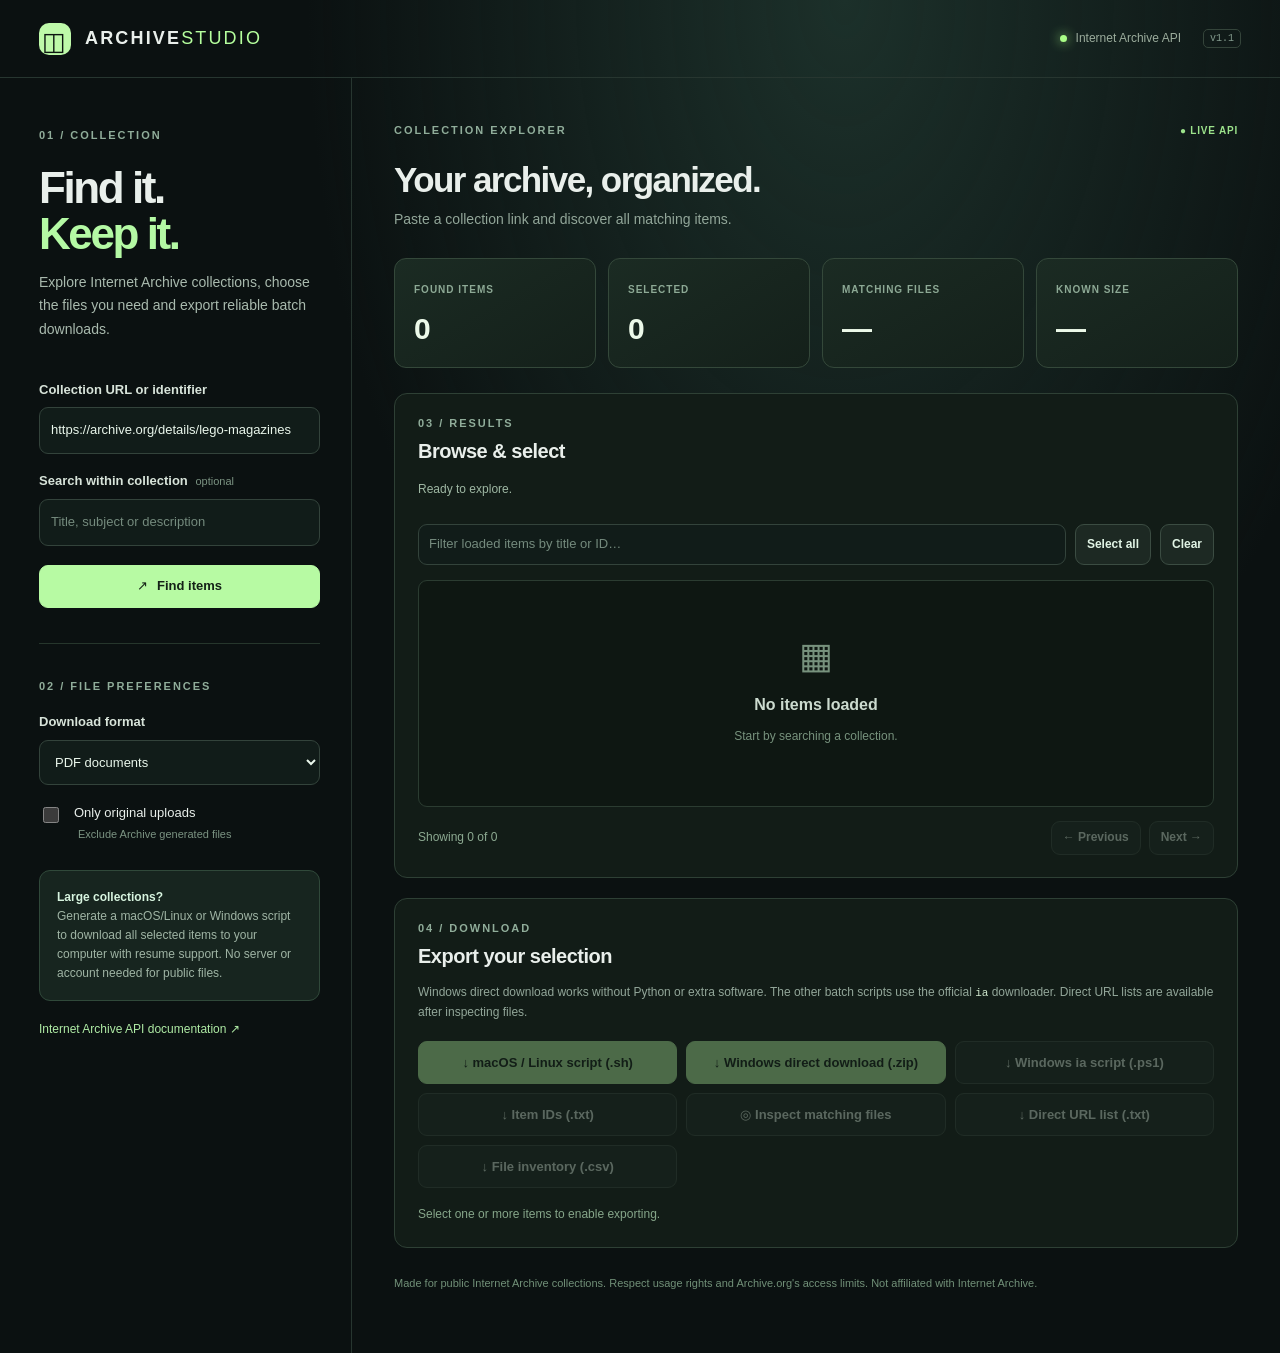
<file: archive-downloader/index.html>
<!doctype html>
<html lang="en">
<head>
<meta charset="utf-8">
<meta name="viewport" content="width=device-width,initial-scale=1">
<meta name="color-scheme" content="dark">
<title>Archive Collection Studio v1.1</title>
<link rel="stylesheet" href="styles.css">
</head>
<body>
<div class="shell">
  <header class="topbar">
    <a class="brand" href="#" aria-label="Archive Collection Studio home"><span class="brandmark">◫</span><span>ARCHIVE<span class="brandlight">STUDIO</span></span></a>
    <div class="topright"><span class="dot"></span> Internet Archive API <span class="version">v1.1</span></div>
  </header>
  <div class="layout">
    <aside class="sidebar">
      <div class="eyebrow">01 / COLLECTION</div>
      <h1>Find it.<br><em>Keep it.</em></h1>
      <p class="intro">Explore Internet Archive collections, choose the files you need and export reliable batch downloads.</p>
      <form id="searchForm" autocomplete="off">
        <label for="collection">Collection URL or identifier</label>
        <input id="collection" type="text" spellcheck="false" value="https://archive.org/details/lego-magazines" required placeholder="https://archive.org/details/…">
        <label for="searchTerm">Search within collection <small>optional</small></label>
        <input id="searchTerm" type="text" placeholder="Title, subject or description">
        <button id="findBtn" class="btn primary full" type="submit"><span>↗</span> Find items</button>
      </form>
      <div class="rule"></div>
      <div class="eyebrow">02 / FILE PREFERENCES</div>
      <label for="format">Download format</label>
      <select id="format">
        <option value="pdf">PDF documents</option><option value="cbz">Comic book archives (CBZ)</option>
        <option value="epub">EPUB books</option><option value="zip">ZIP archives</option>
        <option value="jpg">JPG / JPEG images</option><option value="png">PNG images</option>
        <option value="mp3">MP3 audio</option><option value="all">All formats</option>
      </select>
      <label class="checkline"><input id="originalOnly" type="checkbox"><span>Only original uploads <small>Exclude Archive generated files</small></span></label>
      <div class="tip"><strong>Large collections?</strong><br>Generate a macOS/Linux or Windows script to download all selected items to your computer with resume support. No server or account needed for public files.</div>
      <a class="help" href="https://archive.org/developers/" target="_blank" rel="noopener noreferrer">Internet Archive API documentation ↗</a>
    </aside>
    <main class="main">
      <section class="overview">
        <div class="eyebrow">COLLECTION EXPLORER <span class="pulse">● LIVE API</span></div>
        <h2 id="collectionTitle">Your archive, organized.</h2>
        <p id="collectionSubtitle" class="muted">Paste a collection link and discover all matching items.</p>
        <div class="stats">
          <div class="stat"><span>FOUND ITEMS</span><strong id="foundCount">0</strong></div>
          <div class="stat"><span>SELECTED</span><strong id="selectedCount">0</strong></div>
          <div class="stat"><span>MATCHING FILES</span><strong id="fileCount">—</strong></div>
          <div class="stat"><span>KNOWN SIZE</span><strong id="sizeCount">—</strong></div>
        </div>
      </section>
      <section class="panel" aria-label="Results">
        <div class="panelhead"><div><div class="eyebrow">03 / RESULTS</div><h3>Browse & select</h3></div><button class="btn subtle" id="cancelBtn" hidden type="button">Cancel</button></div>
        <div id="status" class="status" role="status" aria-live="polite">Ready to explore.</div>
        <div id="progressWrap" class="progress" hidden><div id="progressBar"></div></div>
        <div class="toolbar">
          <input type="search" id="localFilter" placeholder="Filter loaded items by title or ID…" aria-label="Filter loaded items">
          <button id="selectAll" type="button" class="btn tiny">Select all</button>
          <button id="selectNone" type="button" class="btn tiny">Clear</button>
        </div>
        <div id="items" class="items"><div class="empty"><span>▦</span><strong>No items loaded</strong><p>Start by searching a collection.</p></div></div>
        <div class="pager"><span id="pageInfo"> </span><div><button id="prevPage" class="btn tiny" type="button" disabled>← Previous</button><button id="nextPage" class="btn tiny" type="button" disabled>Next →</button></div></div>
      </section>
      <section class="panel exportPanel">
        <div class="panelhead"><div><div class="eyebrow">04 / DOWNLOAD</div><h3>Export your selection</h3></div></div>
        <p class="muted small">Windows direct download works without Python or extra software. The other batch scripts use the official <code>ia</code> downloader. Direct URL lists are available after inspecting files.</p>
        <div class="actions">
          <button id="macScript" class="btn primary" disabled type="button">↓ macOS / Linux script (.sh)</button>
          <button id="windowsDirectZip" class="btn primary" disabled type="button">↓ Windows direct download (.zip)</button>
          <button id="windowsScript" class="btn" disabled type="button">↓ Windows ia script (.ps1)</button>
          <button id="itemList" class="btn" disabled type="button">↓ Item IDs (.txt)</button>
          <button id="scanBtn" class="btn" disabled type="button">◎ Inspect matching files</button>
          <button id="urlList" class="btn" disabled type="button">↓ Direct URL list (.txt)</button>
          <button id="csvBtn" class="btn" disabled type="button">↓ File inventory (.csv)</button>
        </div>
        <div class="hint" id="exportHint">Select items above to enable exporting.</div>
      </section>
      <footer>Made for public Internet Archive collections. Respect usage rights and Archive.org's access limits. Not affiliated with Internet Archive.</footer>
    </main>
  </div>
</div>
<script src="app.js" defer></script>
<script src="direct-windows.js" defer></script>
</body>
</html>
</file>
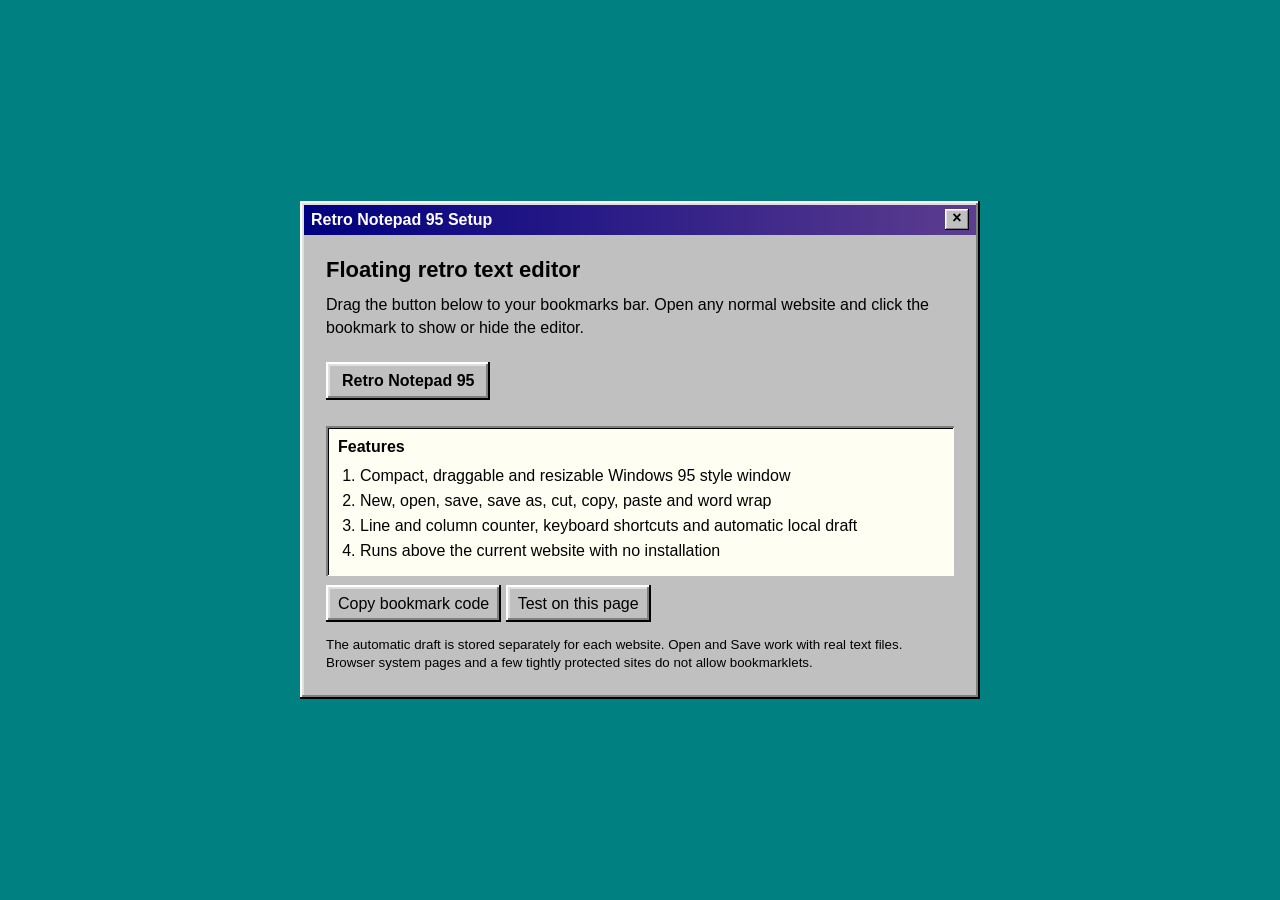
<file: retro_notepad_bookmarklet.html>
<!doctype html>
<html lang="en">
<head>
<meta charset="utf-8">
<meta name="viewport" content="width=device-width,initial-scale=1">
<title>Retro Notepad 95 Bookmarklet</title>
<style>
  *{box-sizing:border-box}
  body{margin:0;min-height:100vh;background:#008080;font-family:Tahoma,"MS Sans Serif",Arial,sans-serif;color:#000;display:grid;place-items:center;padding:24px}
  .win{width:min(680px,100%);background:#c0c0c0;padding:4px;box-shadow:inset -2px -2px #000,inset 2px 2px #fff,inset -4px -4px #808080,inset 4px 4px #dfdfdf}
  .bar{height:30px;background:linear-gradient(90deg,#000080,#5d3d8f);color:white;font-weight:bold;display:flex;align-items:center;padding:4px 7px;font-size:16px}
  .bar span{flex:1}
  .x{background:#c0c0c0;color:#000;width:24px;height:21px;text-align:center;box-shadow:inset -1px -1px #000,inset 1px 1px #fff,inset -2px -2px #808080,inset 2px 2px #dfdfdf}
  .body{padding:22px}
  h1{font-size:22px;margin:0 0 10px}
  p{line-height:1.45;margin:9px 0}
  .drag{display:inline-block;margin:14px 0;padding:10px 16px;background:#c0c0c0;color:#000;text-decoration:none;font-weight:bold;box-shadow:inset -2px -2px #000,inset 2px 2px #fff,inset -4px -4px #808080,inset 4px 4px #dfdfdf}
  .drag:active{box-shadow:inset 2px 2px #000,inset -2px -2px #fff}
  .panel{background:#fffef3;padding:12px;margin-top:12px;box-shadow:inset 2px 2px #808080,inset -1px -1px #fff,inset 3px 3px #000}
  ol{margin:8px 0 0 22px;padding:0;line-height:1.55}
  button{font:inherit;padding:7px 12px;background:#c0c0c0;border:0;box-shadow:inset -2px -2px #000,inset 2px 2px #fff,inset -4px -4px #808080,inset 4px 4px #dfdfdf;cursor:pointer}
  small{display:block;margin-top:14px;line-height:1.4}
  textarea{position:fixed;left:-9999px;top:-9999px}
</style>
</head>
<body>
  <main class="win">
    <div class="bar"><span>Retro Notepad 95 Setup</span><b class="x">×</b></div>
    <section class="body">
      <h1>Floating retro text editor</h1>
      <p>Drag the button below to your bookmarks bar. Open any normal website and click the bookmark to show or hide the editor.</p>
      <a class="drag" id="bookmark" href="javascript:(() =&gt; { const HOST_ID = &#x27;retro-notepad-95-host&#x27;; const existing = document.getElementById(HOST_ID); if (existing &amp;&amp; existing.__retroNotepad95) { existing.__retroNotepad95.toggle(); return; } const STORAGE_DRAFT = &#x27;retro-notepad-95:draft&#x27;; const STORAGE_UI = &#x27;retro-notepad-95:ui&#x27;; const safeStore = { get(key) { try { return localStorage.getItem(key); } catch (_) { return null; } }, set(key, value) { try { localStorage.setItem(key, value); } catch (_) {} } }; const host = document.createElement(&#x27;div&#x27;); host.id = HOST_ID; host.style.cssText = [ &#x27;all:initial&#x27;, &#x27;position:fixed&#x27;, &#x27;top:72px&#x27;, &#x27;right:24px&#x27;, &#x27;width:420px&#x27;, &#x27;height:310px&#x27;, &#x27;min-width:280px&#x27;, &#x27;min-height:170px&#x27;, &#x27;max-width:calc(100vw - 12px)&#x27;, &#x27;max-height:calc(100vh - 12px)&#x27;, &#x27;z-index:2147483647&#x27;, &#x27;resize:both&#x27;, &#x27;overflow:hidden&#x27;, &#x27;display:block&#x27;, &#x27;box-sizing:border-box&#x27; ].join(&#x27;;&#x27;); document.documentElement.appendChild(host); const shadow = host.attachShadow({ mode: &#x27;open&#x27; }); shadow.innerHTML = ` &lt;style&gt; :host{font-family:&quot;MS Sans Serif&quot;,Tahoma,Arial,sans-serif;font-size:13px;color:#000;line-height:1.15} *{box-sizing:border-box} button,textarea{font:inherit;color:inherit} .window{width:100%;height:100%;display:flex;flex-direction:column;background:#c0c0c0;padding:3px;box-shadow:inset -2px -2px #000,inset 2px 2px #fff,inset -4px -4px #808080,inset 4px 4px #dfdfdf;user-select:none} .titlebar{height:24px;display:flex;align-items:center;gap:5px;padding:2px 3px 2px 5px;color:#fff;background:linear-gradient(90deg,#000080,#5d3d8f);font-weight:bold;letter-spacing:.2px;cursor:move;flex:0 0 auto} .icon{width:15px;height:17px;background:#f8f5df;border:1px solid #111;box-shadow:inset 2px 0 #8b8b8b;position:relative;flex:0 0 auto;transform:rotate(-4deg)} .icon:before{content:&quot;&quot;;position:absolute;left:4px;right:2px;top:4px;height:1px;background:#567;box-shadow:0 3px #567,0 6px #567} .title{white-space:nowrap;overflow:hidden;text-overflow:ellipsis;flex:1;min-width:0} .controls{display:flex;gap:2px;margin-left:auto} .caption{width:22px;height:19px;padding:0;border:0;background:#c0c0c0;box-shadow:inset -1px -1px #000,inset 1px 1px #fff,inset -2px -2px #808080,inset 2px 2px #dfdfdf;font-weight:bold;line-height:18px;cursor:default} .caption:active{box-shadow:inset 1px 1px #000,inset -1px -1px #fff;padding:1px 0 0 1px} .menubar{height:25px;display:flex;align-items:flex-start;padding:2px 4px 0;position:relative;flex:0 0 auto} .menuwrap{position:relative} .menubtn{border:1px solid transparent;background:transparent;padding:3px 7px 4px;cursor:default} .menubtn:hover,.menubtn.open{border-color:#fff #404040 #404040 #fff;background:#c0c0c0} .menu{position:absolute;display:none;top:24px;left:0;min-width:190px;padding:3px;background:#c0c0c0;z-index:8;box-shadow:inset -1px -1px #000,inset 1px 1px #fff,inset -2px -2px #808080,inset 2px 2px #dfdfdf} .menu.show{display:block} .item{width:100%;border:0;background:transparent;text-align:left;padding:5px 22px 5px 24px;position:relative;white-space:nowrap;cursor:default} .item:hover{background:#000080;color:#fff} .item .shortcut{float:right;margin-left:24px} .sep{height:2px;margin:3px 2px;border-top:1px solid #808080;border-bottom:1px solid #fff} .check:before{content:&quot;✓&quot;;position:absolute;left:7px;font-weight:bold} .editorframe{min-height:0;flex:1;margin:0 4px 3px;padding:2px;background:#fff;box-shadow:inset 2px 2px #808080,inset -1px -1px #fff,inset 3px 3px #000} textarea{display:block;width:100%;height:100%;resize:none;border:0;outline:0;background:#fffef3;padding:6px;line-height:1.35;font-family:&quot;Lucida Console&quot;,Consolas,&quot;Courier New&quot;,monospace;font-size:15px;user-select:text;white-space:pre;overflow:auto;caret-color:#000} .status{height:24px;margin:0 4px 4px;display:flex;align-items:center;padding:0 7px;background:#c0c0c0;box-shadow:inset 1px 1px #808080,inset -1px -1px #fff;white-space:nowrap;overflow:hidden;flex:0 0 auto} .status .grow{flex:1;overflow:hidden;text-overflow:ellipsis} .status .grip{width:18px;height:18px;margin-left:5px;background:repeating-linear-gradient(135deg,transparent 0 3px,#808080 3px 5px);clip-path:polygon(100% 0,100% 100%,0 100%)} .hidden{display:none!important} .minimized .menubar,.minimized .editorframe,.minimized .status{display:none} .minimized{padding-bottom:3px} @media(max-width:500px){:host{font-size:12px}.menu{min-width:175px}.titlebar{height:25px}} &lt;/style&gt; &lt;div class=&quot;window&quot;&gt; &lt;div class=&quot;titlebar&quot;&gt; &lt;span class=&quot;icon&quot; aria-hidden=&quot;true&quot;&gt;&lt;/span&gt; &lt;span class=&quot;title&quot;&gt;untitled.txt - Retro Notepad&lt;/span&gt; &lt;span class=&quot;controls&quot;&gt; &lt;button class=&quot;caption minimize&quot; title=&quot;Minimize&quot;&gt;_&lt;/button&gt; &lt;button class=&quot;caption maximize&quot; title=&quot;Maximize&quot;&gt;□&lt;/button&gt; &lt;button class=&quot;caption close&quot; title=&quot;Close&quot;&gt;×&lt;/button&gt; &lt;/span&gt; &lt;/div&gt; &lt;div class=&quot;menubar&quot;&gt; &lt;div class=&quot;menuwrap&quot;&gt; &lt;button class=&quot;menubtn&quot; data-menu=&quot;file&quot;&gt;File&lt;/button&gt; &lt;div class=&quot;menu&quot; data-panel=&quot;file&quot;&gt; &lt;button class=&quot;item&quot; data-action=&quot;new&quot;&gt;New &lt;span class=&quot;shortcut&quot;&gt;Ctrl+N&lt;/span&gt;&lt;/button&gt; &lt;button class=&quot;item&quot; data-action=&quot;open&quot;&gt;Open... &lt;span class=&quot;shortcut&quot;&gt;Ctrl+O&lt;/span&gt;&lt;/button&gt; &lt;div class=&quot;sep&quot;&gt;&lt;/div&gt; &lt;button class=&quot;item&quot; data-action=&quot;save&quot;&gt;Save &lt;span class=&quot;shortcut&quot;&gt;Ctrl+S&lt;/span&gt;&lt;/button&gt; &lt;button class=&quot;item&quot; data-action=&quot;saveas&quot;&gt;Save As...&lt;/button&gt; &lt;div class=&quot;sep&quot;&gt;&lt;/div&gt; &lt;button class=&quot;item&quot; data-action=&quot;close&quot;&gt;Close&lt;/button&gt; &lt;/div&gt; &lt;/div&gt; &lt;div class=&quot;menuwrap&quot;&gt; &lt;button class=&quot;menubtn&quot; data-menu=&quot;edit&quot;&gt;Edit&lt;/button&gt; &lt;div class=&quot;menu&quot; data-panel=&quot;edit&quot;&gt; &lt;button class=&quot;item&quot; data-action=&quot;undo&quot;&gt;Undo &lt;span class=&quot;shortcut&quot;&gt;Ctrl+Z&lt;/span&gt;&lt;/button&gt; &lt;button class=&quot;item&quot; data-action=&quot;redo&quot;&gt;Redo &lt;span class=&quot;shortcut&quot;&gt;Ctrl+Y&lt;/span&gt;&lt;/button&gt; &lt;div class=&quot;sep&quot;&gt;&lt;/div&gt; &lt;button class=&quot;item&quot; data-action=&quot;cut&quot;&gt;Cut &lt;span class=&quot;shortcut&quot;&gt;Ctrl+X&lt;/span&gt;&lt;/button&gt; &lt;button class=&quot;item&quot; data-action=&quot;copy&quot;&gt;Copy &lt;span class=&quot;shortcut&quot;&gt;Ctrl+C&lt;/span&gt;&lt;/button&gt; &lt;button class=&quot;item&quot; data-action=&quot;paste&quot;&gt;Paste &lt;span class=&quot;shortcut&quot;&gt;Ctrl+V&lt;/span&gt;&lt;/button&gt; &lt;button class=&quot;item&quot; data-action=&quot;selectall&quot;&gt;Select All &lt;span class=&quot;shortcut&quot;&gt;Ctrl+A&lt;/span&gt;&lt;/button&gt; &lt;/div&gt; &lt;/div&gt; &lt;div class=&quot;menuwrap&quot;&gt; &lt;button class=&quot;menubtn&quot; data-menu=&quot;view&quot;&gt;View&lt;/button&gt; &lt;div class=&quot;menu&quot; data-panel=&quot;view&quot;&gt; &lt;button class=&quot;item check&quot; data-action=&quot;wrap&quot;&gt;Word Wrap&lt;/button&gt; &lt;button class=&quot;item&quot; data-action=&quot;smaller&quot;&gt;Smaller Text&lt;/button&gt; &lt;button class=&quot;item&quot; data-action=&quot;larger&quot;&gt;Larger Text&lt;/button&gt; &lt;button class=&quot;item&quot; data-action=&quot;resetview&quot;&gt;Reset Size&lt;/button&gt; &lt;/div&gt; &lt;/div&gt; &lt;div class=&quot;menuwrap&quot;&gt; &lt;button class=&quot;menubtn&quot; data-menu=&quot;help&quot;&gt;Help&lt;/button&gt; &lt;div class=&quot;menu&quot; data-panel=&quot;help&quot;&gt; &lt;button class=&quot;item&quot; data-action=&quot;about&quot;&gt;About Retro Notepad&lt;/button&gt; &lt;/div&gt; &lt;/div&gt; &lt;/div&gt; &lt;div class=&quot;editorframe&quot;&gt;&lt;textarea spellcheck=&quot;false&quot; wrap=&quot;off&quot; aria-label=&quot;Text editor&quot;&gt;&lt;/textarea&gt;&lt;/div&gt; &lt;div class=&quot;status&quot;&gt;&lt;span class=&quot;grow&quot;&gt;Ln 1, Col 1&lt;/span&gt;&lt;span class=&quot;chars&quot;&gt;0 chars&lt;/span&gt;&lt;span class=&quot;grip&quot;&gt;&lt;/span&gt;&lt;/div&gt; &lt;input class=&quot;hidden fileinput&quot; type=&quot;file&quot; accept=&quot;text/*,.txt,.md,.json,.js,.css,.html,.xml,.csv&quot;&gt; &lt;/div&gt;`; const $ = selector =&gt; shadow.querySelector(selector); const $$ = selector =&gt; [...shadow.querySelectorAll(selector)]; const win = $(&#x27;.window&#x27;); const titlebar = $(&#x27;.titlebar&#x27;); const title = $(&#x27;.title&#x27;); const textarea = $(&#x27;textarea&#x27;); const status = $(&#x27;.status .grow&#x27;); const chars = $(&#x27;.chars&#x27;); const fileInput = $(&#x27;.fileinput&#x27;); const aborter = new AbortController(); const signal = aborter.signal; let filename = &#x27;untitled.txt&#x27;; let dirty = false; let fileHandle = null; let minimized = false; let maximized = false; let previousRect = null; let wordWrap = true; let fontSize = 15; let autosaveTimer = 0; function readJSON(key, fallback) { try { return JSON.parse(safeStore.get(key)) ?? fallback; } catch (_) { return fallback; } } const savedDraft = readJSON(STORAGE_DRAFT, null); if (savedDraft &amp;&amp; typeof savedDraft.text === &#x27;string&#x27;) { textarea.value = savedDraft.text; filename = savedDraft.filename || filename; dirty = !!savedDraft.dirty; } const savedUI = readJSON(STORAGE_UI, null); if (savedUI) { if (Number.isFinite(savedUI.left)) { host.style.left = `${savedUI.left}px`; host.style.right = &#x27;auto&#x27;; } if (Number.isFinite(savedUI.top)) host.style.top = `${savedUI.top}px`; if (Number.isFinite(savedUI.width)) host.style.width = `${Math.max(280, savedUI.width)}px`; if (Number.isFinite(savedUI.height)) host.style.height = `${Math.max(170, savedUI.height)}px`; if (Number.isFinite(savedUI.fontSize)) fontSize = Math.min(28, Math.max(10, savedUI.fontSize)); if (typeof savedUI.wordWrap === &#x27;boolean&#x27;) wordWrap = savedUI.wordWrap; } function applyView() { textarea.style.fontSize = `${fontSize}px`; textarea.wrap = wordWrap ? &#x27;soft&#x27; : &#x27;off&#x27;; textarea.style.whiteSpace = wordWrap ? &#x27;pre-wrap&#x27; : &#x27;pre&#x27;; $(&#x27;[data-action=&quot;wrap&quot;]&#x27;).classList.toggle(&#x27;check&#x27;, wordWrap); } function updateTitle() { title.textContent = `${dirty ? &#x27;*&#x27; : &#x27;&#x27;}${filename} - Retro Notepad`; } function updateStatus() { const before = textarea.value.slice(0, textarea.selectionStart); const lines = before.split(&#x27;\n&#x27;); const line = lines.length; const col = lines[lines.length - 1].length + 1; const selected = Math.abs(textarea.selectionEnd - textarea.selectionStart); status.textContent = `Ln ${line}, Col ${col}${selected ? ` | ${selected} selected` : &#x27;&#x27;}`; chars.textContent = `${textarea.value.length} chars`; } function saveDraft() { safeStore.set(STORAGE_DRAFT, JSON.stringify({ text: textarea.value, filename, dirty })); } function saveUI() { if (maximized || minimized) return; const rect = host.getBoundingClientRect(); safeStore.set(STORAGE_UI, JSON.stringify({ left: rect.left, top: rect.top, width: rect.width, height: rect.height, fontSize, wordWrap })); } function markDirty(value = true) { dirty = value; updateTitle(); clearTimeout(autosaveTimer); autosaveTimer = setTimeout(saveDraft, 250); } function closeMenus() { $$(&#x27;.menu&#x27;).forEach(menu =&gt; menu.classList.remove(&#x27;show&#x27;)); $$(&#x27;.menubtn&#x27;).forEach(button =&gt; button.classList.remove(&#x27;open&#x27;)); } function toggleMenu(name, button) { const panel = $(`[data-panel=&quot;${name}&quot;]`); const willShow = !panel.classList.contains(&#x27;show&#x27;); closeMenus(); if (willShow) { panel.classList.add(&#x27;show&#x27;); button.classList.add(&#x27;open&#x27;); } } function placeOnScreen() { const rect = host.getBoundingClientRect(); const left = Math.min(Math.max(4, rect.left), Math.max(4, innerWidth - rect.width - 4)); const top = Math.min(Math.max(4, rect.top), Math.max(4, innerHeight - rect.height - 4)); host.style.left = `${left}px`; host.style.top = `${top}px`; host.style.right = &#x27;auto&#x27;; } function newDocument() { if (dirty &amp;&amp; !confirm(&#x27;Discard the current unsaved text?&#x27;)) return; textarea.value = &#x27;&#x27;; filename = &#x27;untitled.txt&#x27;; fileHandle = null; dirty = false; updateTitle(); updateStatus(); saveDraft(); textarea.focus(); } async function openWithPicker() { if (dirty &amp;&amp; !confirm(&#x27;Discard the current unsaved text?&#x27;)) return; if (&#x27;showOpenFilePicker&#x27; in window) { try { const handles = await window.showOpenFilePicker({ multiple: false, types: [{ description: &#x27;Text files&#x27;, accept: { &#x27;text/plain&#x27;: [&#x27;.txt&#x27;, &#x27;.md&#x27;, &#x27;.json&#x27;, &#x27;.js&#x27;, &#x27;.css&#x27;, &#x27;.html&#x27;, &#x27;.xml&#x27;, &#x27;.csv&#x27;] } }] }); fileHandle = handles[0]; const file = await fileHandle.getFile(); textarea.value = await file.text(); filename = file.name || &#x27;untitled.txt&#x27;; dirty = false; updateTitle(); updateStatus(); saveDraft(); textarea.focus(); return; } catch (error) { if (error &amp;&amp; error.name === &#x27;AbortError&#x27;) return; } } fileInput.value = &#x27;&#x27;; fileInput.click(); } function cleanFilename(name) { const value = (name || &#x27;untitled.txt&#x27;).trim().replace(/[\\/:*?&quot;&lt;&gt;|]+/g, &#x27;_&#x27;); return value.includes(&#x27;.&#x27;) ? value : `${value}.txt`; } function downloadText(name) { const blob = new Blob([textarea.value], { type: &#x27;text/plain;charset=utf-8&#x27; }); const url = URL.createObjectURL(blob); const link = document.createElement(&#x27;a&#x27;); link.href = url; link.download = cleanFilename(name); link.style.display = &#x27;none&#x27;; document.documentElement.appendChild(link); link.click(); link.remove(); setTimeout(() =&gt; URL.revokeObjectURL(url), 1500); } async function saveDocument(saveAs = false) { if (!saveAs &amp;&amp; fileHandle &amp;&amp; fileHandle.createWritable) { try { const writable = await fileHandle.createWritable(); await writable.write(textarea.value); await writable.close(); dirty = false; updateTitle(); saveDraft(); return; } catch (_) {} } if (&#x27;showSaveFilePicker&#x27; in window) { try { fileHandle = await window.showSaveFilePicker({ suggestedName: cleanFilename(filename), types: [{ description: &#x27;Text file&#x27;, accept: { &#x27;text/plain&#x27;: [&#x27;.txt&#x27;] } }] }); const writable = await fileHandle.createWritable(); await writable.write(textarea.value); await writable.close(); filename = fileHandle.name || filename; dirty = false; updateTitle(); saveDraft(); return; } catch (error) { if (error &amp;&amp; error.name === &#x27;AbortError&#x27;) return; } } let chosen = filename; if (saveAs || filename === &#x27;untitled.txt&#x27;) { chosen = prompt(&#x27;File name:&#x27;, filename) || filename; } filename = cleanFilename(chosen); downloadText(filename); dirty = false; updateTitle(); saveDraft(); } async function clipboardAction(action) { const start = textarea.selectionStart; const end = textarea.selectionEnd; const selected = textarea.value.slice(start, end); try { if (action === &#x27;copy&#x27;) await navigator.clipboard.writeText(selected); if (action === &#x27;cut&#x27;) { await navigator.clipboard.writeText(selected); textarea.setRangeText(&#x27;&#x27;, start, end, &#x27;start&#x27;); markDirty(); } if (action === &#x27;paste&#x27;) { const text = await navigator.clipboard.readText(); textarea.setRangeText(text, start, end, &#x27;end&#x27;); markDirty(); } } catch (_) { textarea.focus(); document.execCommand(action); if (action !== &#x27;copy&#x27;) markDirty(); } textarea.focus(); updateStatus(); } function toggleMinimize() { minimized = !minimized; win.classList.toggle(&#x27;minimized&#x27;, minimized); host.style.resize = minimized ? &#x27;none&#x27; : &#x27;both&#x27;; if (minimized) { previousRect = previousRect || host.getBoundingClientRect(); host.style.height = &#x27;30px&#x27;; host.style.minHeight = &#x27;30px&#x27;; } else { host.style.minHeight = &#x27;170px&#x27;; if (previousRect) host.style.height = `${Math.max(170, previousRect.height)}px`; textarea.focus(); } } function toggleMaximize() { if (minimized) toggleMinimize(); maximized = !maximized; if (maximized) { previousRect = host.getBoundingClientRect(); host.style.left = &#x27;6px&#x27;; host.style.top = &#x27;6px&#x27;; host.style.right = &#x27;auto&#x27;; host.style.width = &#x27;calc(100vw - 12px)&#x27;; host.style.height = &#x27;calc(100vh - 12px)&#x27;; host.style.resize = &#x27;none&#x27;; } else if (previousRect) { host.style.left = `${previousRect.left}px`; host.style.top = `${previousRect.top}px`; host.style.width = `${previousRect.width}px`; host.style.height = `${previousRect.height}px`; host.style.resize = &#x27;both&#x27;; placeOnScreen(); } } function closeEditor() { if (dirty &amp;&amp; !confirm(&#x27;Close Retro Notepad with unsaved text?&#x27;)) return; saveDraft(); saveUI(); aborter.abort(); host.remove(); } async function runAction(action) { closeMenus(); if (action === &#x27;new&#x27;) newDocument(); if (action === &#x27;open&#x27;) await openWithPicker(); if (action === &#x27;save&#x27;) await saveDocument(false); if (action === &#x27;saveas&#x27;) await saveDocument(true); if (action === &#x27;close&#x27;) closeEditor(); if (action === &#x27;undo&#x27; || action === &#x27;redo&#x27;) { textarea.focus(); document.execCommand(action); markDirty(); } if ([&#x27;cut&#x27;, &#x27;copy&#x27;, &#x27;paste&#x27;].includes(action)) await clipboardAction(action); if (action === &#x27;selectall&#x27;) { textarea.focus(); textarea.select(); updateStatus(); } if (action === &#x27;wrap&#x27;) { wordWrap = !wordWrap; applyView(); saveUI(); } if (action === &#x27;smaller&#x27;) { fontSize = Math.max(10, fontSize - 1); applyView(); saveUI(); } if (action === &#x27;larger&#x27;) { fontSize = Math.min(28, fontSize + 1); applyView(); saveUI(); } if (action === &#x27;resetview&#x27;) { host.style.width = &#x27;420px&#x27;; host.style.height = &#x27;310px&#x27;; fontSize = 15; wordWrap = true; applyView(); placeOnScreen(); saveUI(); } if (action === &#x27;about&#x27;) alert(&#x27;Retro Notepad 95\n\nOpen and save plain text files. The draft, size and position are remembered separately for each website.&#x27;); } $$(&#x27;.menubtn&#x27;).forEach(button =&gt; { button.addEventListener(&#x27;click&#x27;, event =&gt; { event.stopPropagation(); toggleMenu(button.dataset.menu, button); }); }); $$(&#x27;.item&#x27;).forEach(item =&gt; item.addEventListener(&#x27;click&#x27;, () =&gt; runAction(item.dataset.action))); $(&#x27;.minimize&#x27;).addEventListener(&#x27;click&#x27;, toggleMinimize); $(&#x27;.maximize&#x27;).addEventListener(&#x27;click&#x27;, toggleMaximize); $(&#x27;.close&#x27;).addEventListener(&#x27;click&#x27;, closeEditor); titlebar.addEventListener(&#x27;dblclick&#x27;, event =&gt; { if (!event.target.closest(&#x27;.controls&#x27;)) toggleMaximize(); }); fileInput.addEventListener(&#x27;change&#x27;, async () =&gt; { const file = fileInput.files &amp;&amp; fileInput.files[0]; if (!file) return; textarea.value = await file.text(); filename = file.name || &#x27;untitled.txt&#x27;; fileHandle = null; dirty = false; updateTitle(); updateStatus(); saveDraft(); textarea.focus(); }); textarea.addEventListener(&#x27;input&#x27;, () =&gt; { markDirty(); updateStatus(); }); [&#x27;click&#x27;, &#x27;keyup&#x27;, &#x27;select&#x27;, &#x27;focus&#x27;].forEach(type =&gt; textarea.addEventListener(type, updateStatus)); shadow.addEventListener(&#x27;keydown&#x27;, async event =&gt; { const modifier = event.ctrlKey || event.metaKey; if (!modifier) { if (event.key === &#x27;Escape&#x27;) closeMenus(); return; } const key = event.key.toLowerCase(); if (key === &#x27;s&#x27;) { event.preventDefault(); await saveDocument(event.shiftKey); } if (key === &#x27;o&#x27;) { event.preventDefault(); await openWithPicker(); } if (key === &#x27;n&#x27;) { event.preventDefault(); newDocument(); } }); let drag = null; titlebar.addEventListener(&#x27;pointerdown&#x27;, event =&gt; { if (event.button !== 0 || event.target.closest(&#x27;.controls&#x27;) || maximized) return; const rect = host.getBoundingClientRect(); drag = { x: event.clientX, y: event.clientY, left: rect.left, top: rect.top }; titlebar.setPointerCapture(event.pointerId); event.preventDefault(); }); titlebar.addEventListener(&#x27;pointermove&#x27;, event =&gt; { if (!drag) return; host.style.left = `${drag.left + event.clientX - drag.x}px`; host.style.top = `${drag.top + event.clientY - drag.y}px`; host.style.right = &#x27;auto&#x27;; }); titlebar.addEventListener(&#x27;pointerup&#x27;, event =&gt; { if (!drag) return; drag = null; try { titlebar.releasePointerCapture(event.pointerId); } catch (_) {} placeOnScreen(); saveUI(); }); document.addEventListener(&#x27;pointerdown&#x27;, event =&gt; { if (!event.composedPath().includes(host)) closeMenus(); }, { signal }); window.addEventListener(&#x27;resize&#x27;, placeOnScreen, { signal }); if (&#x27;ResizeObserver&#x27; in window) { const observer = new ResizeObserver(() =&gt; { clearTimeout(autosaveTimer); autosaveTimer = setTimeout(saveUI, 250); }); observer.observe(host); signal.addEventListener(&#x27;abort&#x27;, () =&gt; observer.disconnect()); } host.__retroNotepad95 = { toggle() { if (host.style.display === &#x27;none&#x27;) { host.style.display = &#x27;block&#x27;; placeOnScreen(); textarea.focus(); } else { host.style.display = &#x27;none&#x27;; } } }; applyView(); updateTitle(); updateStatus(); placeOnScreen(); textarea.focus(); })();">Retro Notepad 95</a>
      <div class="panel">
        <strong>Features</strong>
        <ol>
          <li>Compact, draggable and resizable Windows 95 style window</li>
          <li>New, open, save, save as, cut, copy, paste and word wrap</li>
          <li>Line and column counter, keyboard shortcuts and automatic local draft</li>
          <li>Runs above the current website with no installation</li>
        </ol>
      </div>
      <p><button id="copy">Copy bookmark code</button> <button id="test">Test on this page</button></p>
      <small>The automatic draft is stored separately for each website. Open and Save work with real text files. Browser system pages and a few tightly protected sites do not allow bookmarklets.</small>
      <textarea id="code">javascript:(() =&gt; { const HOST_ID = &#x27;retro-notepad-95-host&#x27;; const existing = document.getElementById(HOST_ID); if (existing &amp;&amp; existing.__retroNotepad95) { existing.__retroNotepad95.toggle(); return; } const STORAGE_DRAFT = &#x27;retro-notepad-95:draft&#x27;; const STORAGE_UI = &#x27;retro-notepad-95:ui&#x27;; const safeStore = { get(key) { try { return localStorage.getItem(key); } catch (_) { return null; } }, set(key, value) { try { localStorage.setItem(key, value); } catch (_) {} } }; const host = document.createElement(&#x27;div&#x27;); host.id = HOST_ID; host.style.cssText = [ &#x27;all:initial&#x27;, &#x27;position:fixed&#x27;, &#x27;top:72px&#x27;, &#x27;right:24px&#x27;, &#x27;width:420px&#x27;, &#x27;height:310px&#x27;, &#x27;min-width:280px&#x27;, &#x27;min-height:170px&#x27;, &#x27;max-width:calc(100vw - 12px)&#x27;, &#x27;max-height:calc(100vh - 12px)&#x27;, &#x27;z-index:2147483647&#x27;, &#x27;resize:both&#x27;, &#x27;overflow:hidden&#x27;, &#x27;display:block&#x27;, &#x27;box-sizing:border-box&#x27; ].join(&#x27;;&#x27;); document.documentElement.appendChild(host); const shadow = host.attachShadow({ mode: &#x27;open&#x27; }); shadow.innerHTML = ` &lt;style&gt; :host{font-family:&quot;MS Sans Serif&quot;,Tahoma,Arial,sans-serif;font-size:13px;color:#000;line-height:1.15} *{box-sizing:border-box} button,textarea{font:inherit;color:inherit} .window{width:100%;height:100%;display:flex;flex-direction:column;background:#c0c0c0;padding:3px;box-shadow:inset -2px -2px #000,inset 2px 2px #fff,inset -4px -4px #808080,inset 4px 4px #dfdfdf;user-select:none} .titlebar{height:24px;display:flex;align-items:center;gap:5px;padding:2px 3px 2px 5px;color:#fff;background:linear-gradient(90deg,#000080,#5d3d8f);font-weight:bold;letter-spacing:.2px;cursor:move;flex:0 0 auto} .icon{width:15px;height:17px;background:#f8f5df;border:1px solid #111;box-shadow:inset 2px 0 #8b8b8b;position:relative;flex:0 0 auto;transform:rotate(-4deg)} .icon:before{content:&quot;&quot;;position:absolute;left:4px;right:2px;top:4px;height:1px;background:#567;box-shadow:0 3px #567,0 6px #567} .title{white-space:nowrap;overflow:hidden;text-overflow:ellipsis;flex:1;min-width:0} .controls{display:flex;gap:2px;margin-left:auto} .caption{width:22px;height:19px;padding:0;border:0;background:#c0c0c0;box-shadow:inset -1px -1px #000,inset 1px 1px #fff,inset -2px -2px #808080,inset 2px 2px #dfdfdf;font-weight:bold;line-height:18px;cursor:default} .caption:active{box-shadow:inset 1px 1px #000,inset -1px -1px #fff;padding:1px 0 0 1px} .menubar{height:25px;display:flex;align-items:flex-start;padding:2px 4px 0;position:relative;flex:0 0 auto} .menuwrap{position:relative} .menubtn{border:1px solid transparent;background:transparent;padding:3px 7px 4px;cursor:default} .menubtn:hover,.menubtn.open{border-color:#fff #404040 #404040 #fff;background:#c0c0c0} .menu{position:absolute;display:none;top:24px;left:0;min-width:190px;padding:3px;background:#c0c0c0;z-index:8;box-shadow:inset -1px -1px #000,inset 1px 1px #fff,inset -2px -2px #808080,inset 2px 2px #dfdfdf} .menu.show{display:block} .item{width:100%;border:0;background:transparent;text-align:left;padding:5px 22px 5px 24px;position:relative;white-space:nowrap;cursor:default} .item:hover{background:#000080;color:#fff} .item .shortcut{float:right;margin-left:24px} .sep{height:2px;margin:3px 2px;border-top:1px solid #808080;border-bottom:1px solid #fff} .check:before{content:&quot;✓&quot;;position:absolute;left:7px;font-weight:bold} .editorframe{min-height:0;flex:1;margin:0 4px 3px;padding:2px;background:#fff;box-shadow:inset 2px 2px #808080,inset -1px -1px #fff,inset 3px 3px #000} textarea{display:block;width:100%;height:100%;resize:none;border:0;outline:0;background:#fffef3;padding:6px;line-height:1.35;font-family:&quot;Lucida Console&quot;,Consolas,&quot;Courier New&quot;,monospace;font-size:15px;user-select:text;white-space:pre;overflow:auto;caret-color:#000} .status{height:24px;margin:0 4px 4px;display:flex;align-items:center;padding:0 7px;background:#c0c0c0;box-shadow:inset 1px 1px #808080,inset -1px -1px #fff;white-space:nowrap;overflow:hidden;flex:0 0 auto} .status .grow{flex:1;overflow:hidden;text-overflow:ellipsis} .status .grip{width:18px;height:18px;margin-left:5px;background:repeating-linear-gradient(135deg,transparent 0 3px,#808080 3px 5px);clip-path:polygon(100% 0,100% 100%,0 100%)} .hidden{display:none!important} .minimized .menubar,.minimized .editorframe,.minimized .status{display:none} .minimized{padding-bottom:3px} @media(max-width:500px){:host{font-size:12px}.menu{min-width:175px}.titlebar{height:25px}} &lt;/style&gt; &lt;div class=&quot;window&quot;&gt; &lt;div class=&quot;titlebar&quot;&gt; &lt;span class=&quot;icon&quot; aria-hidden=&quot;true&quot;&gt;&lt;/span&gt; &lt;span class=&quot;title&quot;&gt;untitled.txt - Retro Notepad&lt;/span&gt; &lt;span class=&quot;controls&quot;&gt; &lt;button class=&quot;caption minimize&quot; title=&quot;Minimize&quot;&gt;_&lt;/button&gt; &lt;button class=&quot;caption maximize&quot; title=&quot;Maximize&quot;&gt;□&lt;/button&gt; &lt;button class=&quot;caption close&quot; title=&quot;Close&quot;&gt;×&lt;/button&gt; &lt;/span&gt; &lt;/div&gt; &lt;div class=&quot;menubar&quot;&gt; &lt;div class=&quot;menuwrap&quot;&gt; &lt;button class=&quot;menubtn&quot; data-menu=&quot;file&quot;&gt;File&lt;/button&gt; &lt;div class=&quot;menu&quot; data-panel=&quot;file&quot;&gt; &lt;button class=&quot;item&quot; data-action=&quot;new&quot;&gt;New &lt;span class=&quot;shortcut&quot;&gt;Ctrl+N&lt;/span&gt;&lt;/button&gt; &lt;button class=&quot;item&quot; data-action=&quot;open&quot;&gt;Open... &lt;span class=&quot;shortcut&quot;&gt;Ctrl+O&lt;/span&gt;&lt;/button&gt; &lt;div class=&quot;sep&quot;&gt;&lt;/div&gt; &lt;button class=&quot;item&quot; data-action=&quot;save&quot;&gt;Save &lt;span class=&quot;shortcut&quot;&gt;Ctrl+S&lt;/span&gt;&lt;/button&gt; &lt;button class=&quot;item&quot; data-action=&quot;saveas&quot;&gt;Save As...&lt;/button&gt; &lt;div class=&quot;sep&quot;&gt;&lt;/div&gt; &lt;button class=&quot;item&quot; data-action=&quot;close&quot;&gt;Close&lt;/button&gt; &lt;/div&gt; &lt;/div&gt; &lt;div class=&quot;menuwrap&quot;&gt; &lt;button class=&quot;menubtn&quot; data-menu=&quot;edit&quot;&gt;Edit&lt;/button&gt; &lt;div class=&quot;menu&quot; data-panel=&quot;edit&quot;&gt; &lt;button class=&quot;item&quot; data-action=&quot;undo&quot;&gt;Undo &lt;span class=&quot;shortcut&quot;&gt;Ctrl+Z&lt;/span&gt;&lt;/button&gt; &lt;button class=&quot;item&quot; data-action=&quot;redo&quot;&gt;Redo &lt;span class=&quot;shortcut&quot;&gt;Ctrl+Y&lt;/span&gt;&lt;/button&gt; &lt;div class=&quot;sep&quot;&gt;&lt;/div&gt; &lt;button class=&quot;item&quot; data-action=&quot;cut&quot;&gt;Cut &lt;span class=&quot;shortcut&quot;&gt;Ctrl+X&lt;/span&gt;&lt;/button&gt; &lt;button class=&quot;item&quot; data-action=&quot;copy&quot;&gt;Copy &lt;span class=&quot;shortcut&quot;&gt;Ctrl+C&lt;/span&gt;&lt;/button&gt; &lt;button class=&quot;item&quot; data-action=&quot;paste&quot;&gt;Paste &lt;span class=&quot;shortcut&quot;&gt;Ctrl+V&lt;/span&gt;&lt;/button&gt; &lt;button class=&quot;item&quot; data-action=&quot;selectall&quot;&gt;Select All &lt;span class=&quot;shortcut&quot;&gt;Ctrl+A&lt;/span&gt;&lt;/button&gt; &lt;/div&gt; &lt;/div&gt; &lt;div class=&quot;menuwrap&quot;&gt; &lt;button class=&quot;menubtn&quot; data-menu=&quot;view&quot;&gt;View&lt;/button&gt; &lt;div class=&quot;menu&quot; data-panel=&quot;view&quot;&gt; &lt;button class=&quot;item check&quot; data-action=&quot;wrap&quot;&gt;Word Wrap&lt;/button&gt; &lt;button class=&quot;item&quot; data-action=&quot;smaller&quot;&gt;Smaller Text&lt;/button&gt; &lt;button class=&quot;item&quot; data-action=&quot;larger&quot;&gt;Larger Text&lt;/button&gt; &lt;button class=&quot;item&quot; data-action=&quot;resetview&quot;&gt;Reset Size&lt;/button&gt; &lt;/div&gt; &lt;/div&gt; &lt;div class=&quot;menuwrap&quot;&gt; &lt;button class=&quot;menubtn&quot; data-menu=&quot;help&quot;&gt;Help&lt;/button&gt; &lt;div class=&quot;menu&quot; data-panel=&quot;help&quot;&gt; &lt;button class=&quot;item&quot; data-action=&quot;about&quot;&gt;About Retro Notepad&lt;/button&gt; &lt;/div&gt; &lt;/div&gt; &lt;/div&gt; &lt;div class=&quot;editorframe&quot;&gt;&lt;textarea spellcheck=&quot;false&quot; wrap=&quot;off&quot; aria-label=&quot;Text editor&quot;&gt;&lt;/textarea&gt;&lt;/div&gt; &lt;div class=&quot;status&quot;&gt;&lt;span class=&quot;grow&quot;&gt;Ln 1, Col 1&lt;/span&gt;&lt;span class=&quot;chars&quot;&gt;0 chars&lt;/span&gt;&lt;span class=&quot;grip&quot;&gt;&lt;/span&gt;&lt;/div&gt; &lt;input class=&quot;hidden fileinput&quot; type=&quot;file&quot; accept=&quot;text/*,.txt,.md,.json,.js,.css,.html,.xml,.csv&quot;&gt; &lt;/div&gt;`; const $ = selector =&gt; shadow.querySelector(selector); const $$ = selector =&gt; [...shadow.querySelectorAll(selector)]; const win = $(&#x27;.window&#x27;); const titlebar = $(&#x27;.titlebar&#x27;); const title = $(&#x27;.title&#x27;); const textarea = $(&#x27;textarea&#x27;); const status = $(&#x27;.status .grow&#x27;); const chars = $(&#x27;.chars&#x27;); const fileInput = $(&#x27;.fileinput&#x27;); const aborter = new AbortController(); const signal = aborter.signal; let filename = &#x27;untitled.txt&#x27;; let dirty = false; let fileHandle = null; let minimized = false; let maximized = false; let previousRect = null; let wordWrap = true; let fontSize = 15; let autosaveTimer = 0; function readJSON(key, fallback) { try { return JSON.parse(safeStore.get(key)) ?? fallback; } catch (_) { return fallback; } } const savedDraft = readJSON(STORAGE_DRAFT, null); if (savedDraft &amp;&amp; typeof savedDraft.text === &#x27;string&#x27;) { textarea.value = savedDraft.text; filename = savedDraft.filename || filename; dirty = !!savedDraft.dirty; } const savedUI = readJSON(STORAGE_UI, null); if (savedUI) { if (Number.isFinite(savedUI.left)) { host.style.left = `${savedUI.left}px`; host.style.right = &#x27;auto&#x27;; } if (Number.isFinite(savedUI.top)) host.style.top = `${savedUI.top}px`; if (Number.isFinite(savedUI.width)) host.style.width = `${Math.max(280, savedUI.width)}px`; if (Number.isFinite(savedUI.height)) host.style.height = `${Math.max(170, savedUI.height)}px`; if (Number.isFinite(savedUI.fontSize)) fontSize = Math.min(28, Math.max(10, savedUI.fontSize)); if (typeof savedUI.wordWrap === &#x27;boolean&#x27;) wordWrap = savedUI.wordWrap; } function applyView() { textarea.style.fontSize = `${fontSize}px`; textarea.wrap = wordWrap ? &#x27;soft&#x27; : &#x27;off&#x27;; textarea.style.whiteSpace = wordWrap ? &#x27;pre-wrap&#x27; : &#x27;pre&#x27;; $(&#x27;[data-action=&quot;wrap&quot;]&#x27;).classList.toggle(&#x27;check&#x27;, wordWrap); } function updateTitle() { title.textContent = `${dirty ? &#x27;*&#x27; : &#x27;&#x27;}${filename} - Retro Notepad`; } function updateStatus() { const before = textarea.value.slice(0, textarea.selectionStart); const lines = before.split(&#x27;\n&#x27;); const line = lines.length; const col = lines[lines.length - 1].length + 1; const selected = Math.abs(textarea.selectionEnd - textarea.selectionStart); status.textContent = `Ln ${line}, Col ${col}${selected ? ` | ${selected} selected` : &#x27;&#x27;}`; chars.textContent = `${textarea.value.length} chars`; } function saveDraft() { safeStore.set(STORAGE_DRAFT, JSON.stringify({ text: textarea.value, filename, dirty })); } function saveUI() { if (maximized || minimized) return; const rect = host.getBoundingClientRect(); safeStore.set(STORAGE_UI, JSON.stringify({ left: rect.left, top: rect.top, width: rect.width, height: rect.height, fontSize, wordWrap })); } function markDirty(value = true) { dirty = value; updateTitle(); clearTimeout(autosaveTimer); autosaveTimer = setTimeout(saveDraft, 250); } function closeMenus() { $$(&#x27;.menu&#x27;).forEach(menu =&gt; menu.classList.remove(&#x27;show&#x27;)); $$(&#x27;.menubtn&#x27;).forEach(button =&gt; button.classList.remove(&#x27;open&#x27;)); } function toggleMenu(name, button) { const panel = $(`[data-panel=&quot;${name}&quot;]`); const willShow = !panel.classList.contains(&#x27;show&#x27;); closeMenus(); if (willShow) { panel.classList.add(&#x27;show&#x27;); button.classList.add(&#x27;open&#x27;); } } function placeOnScreen() { const rect = host.getBoundingClientRect(); const left = Math.min(Math.max(4, rect.left), Math.max(4, innerWidth - rect.width - 4)); const top = Math.min(Math.max(4, rect.top), Math.max(4, innerHeight - rect.height - 4)); host.style.left = `${left}px`; host.style.top = `${top}px`; host.style.right = &#x27;auto&#x27;; } function newDocument() { if (dirty &amp;&amp; !confirm(&#x27;Discard the current unsaved text?&#x27;)) return; textarea.value = &#x27;&#x27;; filename = &#x27;untitled.txt&#x27;; fileHandle = null; dirty = false; updateTitle(); updateStatus(); saveDraft(); textarea.focus(); } async function openWithPicker() { if (dirty &amp;&amp; !confirm(&#x27;Discard the current unsaved text?&#x27;)) return; if (&#x27;showOpenFilePicker&#x27; in window) { try { const handles = await window.showOpenFilePicker({ multiple: false, types: [{ description: &#x27;Text files&#x27;, accept: { &#x27;text/plain&#x27;: [&#x27;.txt&#x27;, &#x27;.md&#x27;, &#x27;.json&#x27;, &#x27;.js&#x27;, &#x27;.css&#x27;, &#x27;.html&#x27;, &#x27;.xml&#x27;, &#x27;.csv&#x27;] } }] }); fileHandle = handles[0]; const file = await fileHandle.getFile(); textarea.value = await file.text(); filename = file.name || &#x27;untitled.txt&#x27;; dirty = false; updateTitle(); updateStatus(); saveDraft(); textarea.focus(); return; } catch (error) { if (error &amp;&amp; error.name === &#x27;AbortError&#x27;) return; } } fileInput.value = &#x27;&#x27;; fileInput.click(); } function cleanFilename(name) { const value = (name || &#x27;untitled.txt&#x27;).trim().replace(/[\\/:*?&quot;&lt;&gt;|]+/g, &#x27;_&#x27;); return value.includes(&#x27;.&#x27;) ? value : `${value}.txt`; } function downloadText(name) { const blob = new Blob([textarea.value], { type: &#x27;text/plain;charset=utf-8&#x27; }); const url = URL.createObjectURL(blob); const link = document.createElement(&#x27;a&#x27;); link.href = url; link.download = cleanFilename(name); link.style.display = &#x27;none&#x27;; document.documentElement.appendChild(link); link.click(); link.remove(); setTimeout(() =&gt; URL.revokeObjectURL(url), 1500); } async function saveDocument(saveAs = false) { if (!saveAs &amp;&amp; fileHandle &amp;&amp; fileHandle.createWritable) { try { const writable = await fileHandle.createWritable(); await writable.write(textarea.value); await writable.close(); dirty = false; updateTitle(); saveDraft(); return; } catch (_) {} } if (&#x27;showSaveFilePicker&#x27; in window) { try { fileHandle = await window.showSaveFilePicker({ suggestedName: cleanFilename(filename), types: [{ description: &#x27;Text file&#x27;, accept: { &#x27;text/plain&#x27;: [&#x27;.txt&#x27;] } }] }); const writable = await fileHandle.createWritable(); await writable.write(textarea.value); await writable.close(); filename = fileHandle.name || filename; dirty = false; updateTitle(); saveDraft(); return; } catch (error) { if (error &amp;&amp; error.name === &#x27;AbortError&#x27;) return; } } let chosen = filename; if (saveAs || filename === &#x27;untitled.txt&#x27;) { chosen = prompt(&#x27;File name:&#x27;, filename) || filename; } filename = cleanFilename(chosen); downloadText(filename); dirty = false; updateTitle(); saveDraft(); } async function clipboardAction(action) { const start = textarea.selectionStart; const end = textarea.selectionEnd; const selected = textarea.value.slice(start, end); try { if (action === &#x27;copy&#x27;) await navigator.clipboard.writeText(selected); if (action === &#x27;cut&#x27;) { await navigator.clipboard.writeText(selected); textarea.setRangeText(&#x27;&#x27;, start, end, &#x27;start&#x27;); markDirty(); } if (action === &#x27;paste&#x27;) { const text = await navigator.clipboard.readText(); textarea.setRangeText(text, start, end, &#x27;end&#x27;); markDirty(); } } catch (_) { textarea.focus(); document.execCommand(action); if (action !== &#x27;copy&#x27;) markDirty(); } textarea.focus(); updateStatus(); } function toggleMinimize() { minimized = !minimized; win.classList.toggle(&#x27;minimized&#x27;, minimized); host.style.resize = minimized ? &#x27;none&#x27; : &#x27;both&#x27;; if (minimized) { previousRect = previousRect || host.getBoundingClientRect(); host.style.height = &#x27;30px&#x27;; host.style.minHeight = &#x27;30px&#x27;; } else { host.style.minHeight = &#x27;170px&#x27;; if (previousRect) host.style.height = `${Math.max(170, previousRect.height)}px`; textarea.focus(); } } function toggleMaximize() { if (minimized) toggleMinimize(); maximized = !maximized; if (maximized) { previousRect = host.getBoundingClientRect(); host.style.left = &#x27;6px&#x27;; host.style.top = &#x27;6px&#x27;; host.style.right = &#x27;auto&#x27;; host.style.width = &#x27;calc(100vw - 12px)&#x27;; host.style.height = &#x27;calc(100vh - 12px)&#x27;; host.style.resize = &#x27;none&#x27;; } else if (previousRect) { host.style.left = `${previousRect.left}px`; host.style.top = `${previousRect.top}px`; host.style.width = `${previousRect.width}px`; host.style.height = `${previousRect.height}px`; host.style.resize = &#x27;both&#x27;; placeOnScreen(); } } function closeEditor() { if (dirty &amp;&amp; !confirm(&#x27;Close Retro Notepad with unsaved text?&#x27;)) return; saveDraft(); saveUI(); aborter.abort(); host.remove(); } async function runAction(action) { closeMenus(); if (action === &#x27;new&#x27;) newDocument(); if (action === &#x27;open&#x27;) await openWithPicker(); if (action === &#x27;save&#x27;) await saveDocument(false); if (action === &#x27;saveas&#x27;) await saveDocument(true); if (action === &#x27;close&#x27;) closeEditor(); if (action === &#x27;undo&#x27; || action === &#x27;redo&#x27;) { textarea.focus(); document.execCommand(action); markDirty(); } if ([&#x27;cut&#x27;, &#x27;copy&#x27;, &#x27;paste&#x27;].includes(action)) await clipboardAction(action); if (action === &#x27;selectall&#x27;) { textarea.focus(); textarea.select(); updateStatus(); } if (action === &#x27;wrap&#x27;) { wordWrap = !wordWrap; applyView(); saveUI(); } if (action === &#x27;smaller&#x27;) { fontSize = Math.max(10, fontSize - 1); applyView(); saveUI(); } if (action === &#x27;larger&#x27;) { fontSize = Math.min(28, fontSize + 1); applyView(); saveUI(); } if (action === &#x27;resetview&#x27;) { host.style.width = &#x27;420px&#x27;; host.style.height = &#x27;310px&#x27;; fontSize = 15; wordWrap = true; applyView(); placeOnScreen(); saveUI(); } if (action === &#x27;about&#x27;) alert(&#x27;Retro Notepad 95\n\nOpen and save plain text files. The draft, size and position are remembered separately for each website.&#x27;); } $$(&#x27;.menubtn&#x27;).forEach(button =&gt; { button.addEventListener(&#x27;click&#x27;, event =&gt; { event.stopPropagation(); toggleMenu(button.dataset.menu, button); }); }); $$(&#x27;.item&#x27;).forEach(item =&gt; item.addEventListener(&#x27;click&#x27;, () =&gt; runAction(item.dataset.action))); $(&#x27;.minimize&#x27;).addEventListener(&#x27;click&#x27;, toggleMinimize); $(&#x27;.maximize&#x27;).addEventListener(&#x27;click&#x27;, toggleMaximize); $(&#x27;.close&#x27;).addEventListener(&#x27;click&#x27;, closeEditor); titlebar.addEventListener(&#x27;dblclick&#x27;, event =&gt; { if (!event.target.closest(&#x27;.controls&#x27;)) toggleMaximize(); }); fileInput.addEventListener(&#x27;change&#x27;, async () =&gt; { const file = fileInput.files &amp;&amp; fileInput.files[0]; if (!file) return; textarea.value = await file.text(); filename = file.name || &#x27;untitled.txt&#x27;; fileHandle = null; dirty = false; updateTitle(); updateStatus(); saveDraft(); textarea.focus(); }); textarea.addEventListener(&#x27;input&#x27;, () =&gt; { markDirty(); updateStatus(); }); [&#x27;click&#x27;, &#x27;keyup&#x27;, &#x27;select&#x27;, &#x27;focus&#x27;].forEach(type =&gt; textarea.addEventListener(type, updateStatus)); shadow.addEventListener(&#x27;keydown&#x27;, async event =&gt; { const modifier = event.ctrlKey || event.metaKey; if (!modifier) { if (event.key === &#x27;Escape&#x27;) closeMenus(); return; } const key = event.key.toLowerCase(); if (key === &#x27;s&#x27;) { event.preventDefault(); await saveDocument(event.shiftKey); } if (key === &#x27;o&#x27;) { event.preventDefault(); await openWithPicker(); } if (key === &#x27;n&#x27;) { event.preventDefault(); newDocument(); } }); let drag = null; titlebar.addEventListener(&#x27;pointerdown&#x27;, event =&gt; { if (event.button !== 0 || event.target.closest(&#x27;.controls&#x27;) || maximized) return; const rect = host.getBoundingClientRect(); drag = { x: event.clientX, y: event.clientY, left: rect.left, top: rect.top }; titlebar.setPointerCapture(event.pointerId); event.preventDefault(); }); titlebar.addEventListener(&#x27;pointermove&#x27;, event =&gt; { if (!drag) return; host.style.left = `${drag.left + event.clientX - drag.x}px`; host.style.top = `${drag.top + event.clientY - drag.y}px`; host.style.right = &#x27;auto&#x27;; }); titlebar.addEventListener(&#x27;pointerup&#x27;, event =&gt; { if (!drag) return; drag = null; try { titlebar.releasePointerCapture(event.pointerId); } catch (_) {} placeOnScreen(); saveUI(); }); document.addEventListener(&#x27;pointerdown&#x27;, event =&gt; { if (!event.composedPath().includes(host)) closeMenus(); }, { signal }); window.addEventListener(&#x27;resize&#x27;, placeOnScreen, { signal }); if (&#x27;ResizeObserver&#x27; in window) { const observer = new ResizeObserver(() =&gt; { clearTimeout(autosaveTimer); autosaveTimer = setTimeout(saveUI, 250); }); observer.observe(host); signal.addEventListener(&#x27;abort&#x27;, () =&gt; observer.disconnect()); } host.__retroNotepad95 = { toggle() { if (host.style.display === &#x27;none&#x27;) { host.style.display = &#x27;block&#x27;; placeOnScreen(); textarea.focus(); } else { host.style.display = &#x27;none&#x27;; } } }; applyView(); updateTitle(); updateStatus(); placeOnScreen(); textarea.focus(); })();</textarea>
    </section>
  </main>
<script>
  const code = document.getElementById('code').value;
  document.getElementById('copy').addEventListener('click', async () => {
    try { await navigator.clipboard.writeText(code); alert('Bookmark code copied.'); }
    catch (_) { const box=document.getElementById('code'); box.style.position='static'; box.style.width='100%'; box.style.height='120px'; box.select(); document.execCommand('copy'); box.style.position='fixed'; alert('Bookmark code copied.'); }
  });
  document.getElementById('test').addEventListener('click', () => { (0,eval)(code.slice(11)); });
</script>
</body>
</html>
</file>
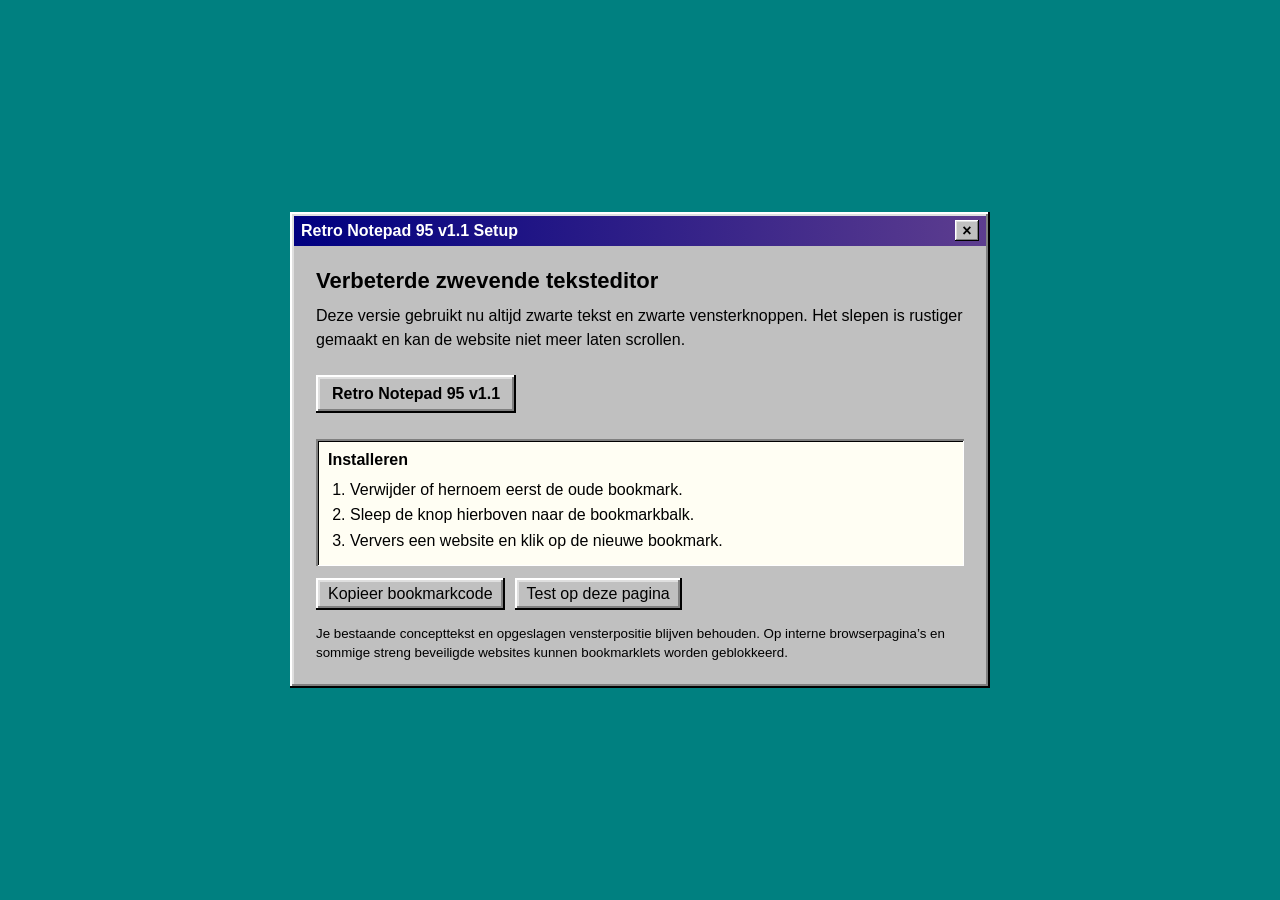
<file: retro_notepad_bookmarklet_v1_1.html>
<!doctype html>
<html lang="nl">
<head>
<meta charset="utf-8">
<meta name="viewport" content="width=device-width,initial-scale=1">
<title>Retro Notepad 95 v1.1</title>
<style>
  *{box-sizing:border-box}
  html{color-scheme:light}
  body{margin:0;min-height:100vh;background:#008080;font-family:Tahoma,"MS Sans Serif",Arial,sans-serif;color:#000;display:grid;place-items:center;padding:24px}
  .win{width:min(700px,100%);background:#c0c0c0;padding:4px;box-shadow:inset -2px -2px #000,inset 2px 2px #fff,inset -4px -4px #808080,inset 4px 4px #dfdfdf}
  .bar{height:30px;background:linear-gradient(90deg,#000080,#5d3d8f);color:#fff;font-weight:bold;display:flex;align-items:center;padding:4px 7px;font-size:16px}
  .bar span{flex:1}
  .x{background:#c0c0c0;color:#000;width:24px;height:21px;text-align:center;line-height:21px;box-shadow:inset -1px -1px #000,inset 1px 1px #fff,inset -2px -2px #808080,inset 2px 2px #dfdfdf}
  .body{padding:22px}
  h1{font-size:22px;margin:0 0 10px}
  p{line-height:1.5;margin:9px 0}
  .drag{display:inline-block;margin:14px 0;padding:10px 16px;background:#c0c0c0;color:#000;text-decoration:none;font-weight:bold;box-shadow:inset -2px -2px #000,inset 2px 2px #fff,inset -4px -4px #808080,inset 4px 4px #dfdfdf}
  .drag:active{box-shadow:inset 2px 2px #000,inset -2px -2px #fff}
  .panel{background:#fffef3;color:#000;padding:12px;margin-top:12px;box-shadow:inset 2px 2px #808080,inset -1px -1px #fff,inset 3px 3px #000}
  ol{margin:8px 0 0 22px;padding:0;line-height:1.6}
  button{font:inherit;color:#000;padding:7px 12px;background:#c0c0c0;border:0;box-shadow:inset -2px -2px #000,inset 2px 2px #fff,inset -4px -4px #808080,inset 4px 4px #dfdfdf;cursor:pointer;-webkit-appearance:none;appearance:none}
  .actions{display:flex;gap:10px;flex-wrap:wrap;margin-top:12px}
  small{display:block;margin-top:14px;line-height:1.45}
  textarea{position:fixed;left:-9999px;top:-9999px}
</style>
</head>
<body>
  <main class="win">
    <div class="bar"><span>Retro Notepad 95 v1.1 Setup</span><b class="x">×</b></div>
    <section class="body">
      <h1>Verbeterde zwevende teksteditor</h1>
      <p>Deze versie gebruikt nu altijd zwarte tekst en zwarte vensterknoppen. Het slepen is rustiger gemaakt en kan de website niet meer laten scrollen.</p>
      <a class="drag" id="bookmark" href="javascript:(() =&gt; {
  const HOST_ID = &#x27;retro-notepad-95-host&#x27;;
  const existing = document.getElementById(HOST_ID);
  if (existing &amp;&amp; existing.__retroNotepad95) {
    existing.__retroNotepad95.toggle();
    return;
  }

  const STORAGE_DRAFT = &#x27;retro-notepad-95:draft&#x27;;
  const STORAGE_UI = &#x27;retro-notepad-95:ui&#x27;;
  const safeStore = {
    get(key) {
      try { return localStorage.getItem(key); } catch (_) { return null; }
    },
    set(key, value) {
      try { localStorage.setItem(key, value); } catch (_) {}
    }
  };

  const host = document.createElement(&#x27;div&#x27;);
  host.id = HOST_ID;
  host.style.cssText = [
    &#x27;all:initial&#x27;,
    &#x27;position:fixed&#x27;,
    &#x27;top:72px&#x27;,
    &#x27;right:24px&#x27;,
    &#x27;width:420px&#x27;,
    &#x27;height:310px&#x27;,
    &#x27;min-width:280px&#x27;,
    &#x27;min-height:170px&#x27;,
    &#x27;max-width:calc(100vw - 12px)&#x27;,
    &#x27;max-height:calc(100vh - 12px)&#x27;,
    &#x27;z-index:2147483647&#x27;,
    &#x27;resize:both&#x27;,
    &#x27;overflow:hidden&#x27;,
    &#x27;display:block&#x27;,
    &#x27;box-sizing:border-box&#x27;
  ].join(&#x27;;&#x27;);
  document.documentElement.appendChild(host);

  const shadow = host.attachShadow({ mode: &#x27;open&#x27; });
  shadow.innerHTML = `
    &lt;style&gt;
      :host{font-family:&quot;MS Sans Serif&quot;,Tahoma,Arial,sans-serif;font-size:13px;color:#000;line-height:1.15;color-scheme:light}
      *{box-sizing:border-box}
      button,textarea{font:inherit;color:inherit}
      .window{width:100%;height:100%;display:flex;flex-direction:column;background:#c0c0c0;padding:3px;contain:layout style paint;box-shadow:inset -2px -2px #000,inset 2px 2px #fff,inset -4px -4px #808080,inset 4px 4px #dfdfdf;user-select:none}
      .titlebar{height:24px;display:flex;align-items:center;gap:5px;padding:2px 3px 2px 5px;color:#fff;background:linear-gradient(90deg,#000080,#5d3d8f);font-weight:bold;letter-spacing:.2px;cursor:move;flex:0 0 auto;touch-action:none;overscroll-behavior:none;-webkit-user-select:none;user-select:none}
      .icon{width:15px;height:17px;background:#f8f5df;border:1px solid #111;box-shadow:inset 2px 0 #8b8b8b;position:relative;flex:0 0 auto;transform:rotate(-4deg)}
      .icon:before{content:&quot;&quot;;position:absolute;left:4px;right:2px;top:4px;height:1px;background:#567;box-shadow:0 3px #567,0 6px #567}
      .title{white-space:nowrap;overflow:hidden;text-overflow:ellipsis;flex:1;min-width:0}
      .controls{display:flex;gap:2px;margin-left:auto}
      .caption{width:22px;height:19px;padding:0;border:0;background:#c0c0c0;color:#000!important;-webkit-text-fill-color:#000!important;text-shadow:none;-webkit-appearance:none;appearance:none;box-shadow:inset -1px -1px #000,inset 1px 1px #fff,inset -2px -2px #808080,inset 2px 2px #dfdfdf;font-weight:bold;line-height:18px;cursor:default}
      .caption:active{box-shadow:inset 1px 1px #000,inset -1px -1px #fff;padding:1px 0 0 1px}
      .menubar{height:25px;display:flex;align-items:flex-start;padding:2px 4px 0;position:relative;flex:0 0 auto}
      .menuwrap{position:relative}
      .menubtn{border:1px solid transparent;background:transparent;padding:3px 7px 4px;cursor:default}
      .menubtn:hover,.menubtn.open{border-color:#fff #404040 #404040 #fff;background:#c0c0c0}
      .menu{position:absolute;display:none;top:24px;left:0;min-width:190px;padding:3px;background:#c0c0c0;z-index:8;box-shadow:inset -1px -1px #000,inset 1px 1px #fff,inset -2px -2px #808080,inset 2px 2px #dfdfdf}
      .menu.show{display:block}
      .item{width:100%;border:0;background:transparent;text-align:left;padding:5px 22px 5px 24px;position:relative;white-space:nowrap;cursor:default}
      .item:hover{background:#000080;color:#fff}
      .item .shortcut{float:right;margin-left:24px}
      .sep{height:2px;margin:3px 2px;border-top:1px solid #808080;border-bottom:1px solid #fff}
      .check:before{content:&quot;✓&quot;;position:absolute;left:7px;font-weight:bold}
      .editorframe{min-height:0;flex:1;margin:0 4px 3px;padding:2px;background:#fff;box-shadow:inset 2px 2px #808080,inset -1px -1px #fff,inset 3px 3px #000}
      textarea{display:block;width:100%;height:100%;resize:none;border:0;outline:0;background:#fffef3;color:#000!important;-webkit-text-fill-color:#000!important;opacity:1;text-shadow:none;-webkit-appearance:none;appearance:none;padding:6px;line-height:1.35;font-family:&quot;Lucida Console&quot;,Consolas,&quot;Courier New&quot;,monospace;font-size:15px;user-select:text;white-space:pre;overflow:auto;caret-color:#000}
      .status{height:24px;margin:0 4px 4px;display:flex;align-items:center;padding:0 7px;background:#c0c0c0;box-shadow:inset 1px 1px #808080,inset -1px -1px #fff;white-space:nowrap;overflow:hidden;flex:0 0 auto}
      .status .grow{flex:1;overflow:hidden;text-overflow:ellipsis}
      .status .grip{width:18px;height:18px;margin-left:5px;background:repeating-linear-gradient(135deg,transparent 0 3px,#808080 3px 5px);clip-path:polygon(100% 0,100% 100%,0 100%)}
      .hidden{display:none!important}
      .minimized .menubar,.minimized .editorframe,.minimized .status{display:none}
      .minimized{padding-bottom:3px}
      @media(max-width:500px){:host{font-size:12px}.menu{min-width:175px}.titlebar{height:25px}}
    &lt;/style&gt;
    &lt;div class=&quot;window&quot;&gt;
      &lt;div class=&quot;titlebar&quot;&gt;
        &lt;span class=&quot;icon&quot; aria-hidden=&quot;true&quot;&gt;&lt;/span&gt;
        &lt;span class=&quot;title&quot;&gt;untitled.txt - Retro Notepad&lt;/span&gt;
        &lt;span class=&quot;controls&quot;&gt;
          &lt;button class=&quot;caption minimize&quot; title=&quot;Minimize&quot;&gt;_&lt;/button&gt;
          &lt;button class=&quot;caption maximize&quot; title=&quot;Maximize&quot;&gt;□&lt;/button&gt;
          &lt;button class=&quot;caption close&quot; title=&quot;Close&quot;&gt;×&lt;/button&gt;
        &lt;/span&gt;
      &lt;/div&gt;
      &lt;div class=&quot;menubar&quot;&gt;
        &lt;div class=&quot;menuwrap&quot;&gt;
          &lt;button class=&quot;menubtn&quot; data-menu=&quot;file&quot;&gt;File&lt;/button&gt;
          &lt;div class=&quot;menu&quot; data-panel=&quot;file&quot;&gt;
            &lt;button class=&quot;item&quot; data-action=&quot;new&quot;&gt;New &lt;span class=&quot;shortcut&quot;&gt;Ctrl+N&lt;/span&gt;&lt;/button&gt;
            &lt;button class=&quot;item&quot; data-action=&quot;open&quot;&gt;Open... &lt;span class=&quot;shortcut&quot;&gt;Ctrl+O&lt;/span&gt;&lt;/button&gt;
            &lt;div class=&quot;sep&quot;&gt;&lt;/div&gt;
            &lt;button class=&quot;item&quot; data-action=&quot;save&quot;&gt;Save &lt;span class=&quot;shortcut&quot;&gt;Ctrl+S&lt;/span&gt;&lt;/button&gt;
            &lt;button class=&quot;item&quot; data-action=&quot;saveas&quot;&gt;Save As...&lt;/button&gt;
            &lt;div class=&quot;sep&quot;&gt;&lt;/div&gt;
            &lt;button class=&quot;item&quot; data-action=&quot;close&quot;&gt;Close&lt;/button&gt;
          &lt;/div&gt;
        &lt;/div&gt;
        &lt;div class=&quot;menuwrap&quot;&gt;
          &lt;button class=&quot;menubtn&quot; data-menu=&quot;edit&quot;&gt;Edit&lt;/button&gt;
          &lt;div class=&quot;menu&quot; data-panel=&quot;edit&quot;&gt;
            &lt;button class=&quot;item&quot; data-action=&quot;undo&quot;&gt;Undo &lt;span class=&quot;shortcut&quot;&gt;Ctrl+Z&lt;/span&gt;&lt;/button&gt;
            &lt;button class=&quot;item&quot; data-action=&quot;redo&quot;&gt;Redo &lt;span class=&quot;shortcut&quot;&gt;Ctrl+Y&lt;/span&gt;&lt;/button&gt;
            &lt;div class=&quot;sep&quot;&gt;&lt;/div&gt;
            &lt;button class=&quot;item&quot; data-action=&quot;cut&quot;&gt;Cut &lt;span class=&quot;shortcut&quot;&gt;Ctrl+X&lt;/span&gt;&lt;/button&gt;
            &lt;button class=&quot;item&quot; data-action=&quot;copy&quot;&gt;Copy &lt;span class=&quot;shortcut&quot;&gt;Ctrl+C&lt;/span&gt;&lt;/button&gt;
            &lt;button class=&quot;item&quot; data-action=&quot;paste&quot;&gt;Paste &lt;span class=&quot;shortcut&quot;&gt;Ctrl+V&lt;/span&gt;&lt;/button&gt;
            &lt;button class=&quot;item&quot; data-action=&quot;selectall&quot;&gt;Select All &lt;span class=&quot;shortcut&quot;&gt;Ctrl+A&lt;/span&gt;&lt;/button&gt;
          &lt;/div&gt;
        &lt;/div&gt;
        &lt;div class=&quot;menuwrap&quot;&gt;
          &lt;button class=&quot;menubtn&quot; data-menu=&quot;view&quot;&gt;View&lt;/button&gt;
          &lt;div class=&quot;menu&quot; data-panel=&quot;view&quot;&gt;
            &lt;button class=&quot;item check&quot; data-action=&quot;wrap&quot;&gt;Word Wrap&lt;/button&gt;
            &lt;button class=&quot;item&quot; data-action=&quot;smaller&quot;&gt;Smaller Text&lt;/button&gt;
            &lt;button class=&quot;item&quot; data-action=&quot;larger&quot;&gt;Larger Text&lt;/button&gt;
            &lt;button class=&quot;item&quot; data-action=&quot;resetview&quot;&gt;Reset Size&lt;/button&gt;
          &lt;/div&gt;
        &lt;/div&gt;
        &lt;div class=&quot;menuwrap&quot;&gt;
          &lt;button class=&quot;menubtn&quot; data-menu=&quot;help&quot;&gt;Help&lt;/button&gt;
          &lt;div class=&quot;menu&quot; data-panel=&quot;help&quot;&gt;
            &lt;button class=&quot;item&quot; data-action=&quot;about&quot;&gt;About Retro Notepad&lt;/button&gt;
          &lt;/div&gt;
        &lt;/div&gt;
      &lt;/div&gt;
      &lt;div class=&quot;editorframe&quot;&gt;&lt;textarea spellcheck=&quot;false&quot; wrap=&quot;off&quot; aria-label=&quot;Text editor&quot;&gt;&lt;/textarea&gt;&lt;/div&gt;
      &lt;div class=&quot;status&quot;&gt;&lt;span class=&quot;grow&quot;&gt;Ln 1, Col 1&lt;/span&gt;&lt;span class=&quot;chars&quot;&gt;0 chars&lt;/span&gt;&lt;span class=&quot;grip&quot;&gt;&lt;/span&gt;&lt;/div&gt;
      &lt;input class=&quot;hidden fileinput&quot; type=&quot;file&quot; accept=&quot;text/*,.txt,.md,.json,.js,.css,.html,.xml,.csv&quot;&gt;
    &lt;/div&gt;`;

  const $ = selector =&gt; shadow.querySelector(selector);
  const $$ = selector =&gt; [...shadow.querySelectorAll(selector)];
  const win = $(&#x27;.window&#x27;);
  const titlebar = $(&#x27;.titlebar&#x27;);
  const title = $(&#x27;.title&#x27;);
  const textarea = $(&#x27;textarea&#x27;);
  const status = $(&#x27;.status .grow&#x27;);
  const chars = $(&#x27;.chars&#x27;);
  const fileInput = $(&#x27;.fileinput&#x27;);
  const aborter = new AbortController();
  const signal = aborter.signal;

  let filename = &#x27;untitled.txt&#x27;;
  let dirty = false;
  let fileHandle = null;
  let minimized = false;
  let maximized = false;
  let previousRect = null;
  let wordWrap = true;
  let fontSize = 15;
  let autosaveTimer = 0;

  function readJSON(key, fallback) {
    try { return JSON.parse(safeStore.get(key)) ?? fallback; } catch (_) { return fallback; }
  }

  const savedDraft = readJSON(STORAGE_DRAFT, null);
  if (savedDraft &amp;&amp; typeof savedDraft.text === &#x27;string&#x27;) {
    textarea.value = savedDraft.text;
    filename = savedDraft.filename || filename;
    dirty = !!savedDraft.dirty;
  }

  const savedUI = readJSON(STORAGE_UI, null);
  if (savedUI) {
    if (Number.isFinite(savedUI.left)) { host.style.left = `${savedUI.left}px`; host.style.right = &#x27;auto&#x27;; }
    if (Number.isFinite(savedUI.top)) host.style.top = `${savedUI.top}px`;
    if (Number.isFinite(savedUI.width)) host.style.width = `${Math.max(280, savedUI.width)}px`;
    if (Number.isFinite(savedUI.height)) host.style.height = `${Math.max(170, savedUI.height)}px`;
    if (Number.isFinite(savedUI.fontSize)) fontSize = Math.min(28, Math.max(10, savedUI.fontSize));
    if (typeof savedUI.wordWrap === &#x27;boolean&#x27;) wordWrap = savedUI.wordWrap;
  }

  function applyView() {
    textarea.style.fontSize = `${fontSize}px`;
    textarea.wrap = wordWrap ? &#x27;soft&#x27; : &#x27;off&#x27;;
    textarea.style.whiteSpace = wordWrap ? &#x27;pre-wrap&#x27; : &#x27;pre&#x27;;
    $(&#x27;[data-action=&quot;wrap&quot;]&#x27;).classList.toggle(&#x27;check&#x27;, wordWrap);
  }

  function updateTitle() {
    title.textContent = `${dirty ? &#x27;*&#x27; : &#x27;&#x27;}${filename} - Retro Notepad`;
  }

  function updateStatus() {
    const before = textarea.value.slice(0, textarea.selectionStart);
    const lines = before.split(&#x27;\n&#x27;);
    const line = lines.length;
    const col = lines[lines.length - 1].length + 1;
    const selected = Math.abs(textarea.selectionEnd - textarea.selectionStart);
    status.textContent = `Ln ${line}, Col ${col}${selected ? ` | ${selected} selected` : &#x27;&#x27;}`;
    chars.textContent = `${textarea.value.length} chars`;
  }

  function saveDraft() {
    safeStore.set(STORAGE_DRAFT, JSON.stringify({ text: textarea.value, filename, dirty }));
  }

  function saveUI() {
    if (maximized || minimized) return;
    const rect = host.getBoundingClientRect();
    safeStore.set(STORAGE_UI, JSON.stringify({
      left: rect.left,
      top: rect.top,
      width: rect.width,
      height: rect.height,
      fontSize,
      wordWrap
    }));
  }

  function markDirty(value = true) {
    dirty = value;
    updateTitle();
    clearTimeout(autosaveTimer);
    autosaveTimer = setTimeout(saveDraft, 250);
  }

  function closeMenus() {
    $$(&#x27;.menu&#x27;).forEach(menu =&gt; menu.classList.remove(&#x27;show&#x27;));
    $$(&#x27;.menubtn&#x27;).forEach(button =&gt; button.classList.remove(&#x27;open&#x27;));
  }

  function toggleMenu(name, button) {
    const panel = $(`[data-panel=&quot;${name}&quot;]`);
    const willShow = !panel.classList.contains(&#x27;show&#x27;);
    closeMenus();
    if (willShow) {
      panel.classList.add(&#x27;show&#x27;);
      button.classList.add(&#x27;open&#x27;);
    }
  }

  function placeOnScreen() {
    const rect = host.getBoundingClientRect();
    const left = Math.min(Math.max(4, rect.left), Math.max(4, innerWidth - rect.width - 4));
    const top = Math.min(Math.max(4, rect.top), Math.max(4, innerHeight - rect.height - 4));
    host.style.left = `${left}px`;
    host.style.top = `${top}px`;
    host.style.right = &#x27;auto&#x27;;
  }

  function newDocument() {
    if (dirty &amp;&amp; !confirm(&#x27;Discard the current unsaved text?&#x27;)) return;
    textarea.value = &#x27;&#x27;;
    filename = &#x27;untitled.txt&#x27;;
    fileHandle = null;
    dirty = false;
    updateTitle();
    updateStatus();
    saveDraft();
    textarea.focus();
  }

  async function openWithPicker() {
    if (dirty &amp;&amp; !confirm(&#x27;Discard the current unsaved text?&#x27;)) return;
    if (&#x27;showOpenFilePicker&#x27; in window) {
      try {
        const handles = await window.showOpenFilePicker({
          multiple: false,
          types: [{ description: &#x27;Text files&#x27;, accept: { &#x27;text/plain&#x27;: [&#x27;.txt&#x27;, &#x27;.md&#x27;, &#x27;.json&#x27;, &#x27;.js&#x27;, &#x27;.css&#x27;, &#x27;.html&#x27;, &#x27;.xml&#x27;, &#x27;.csv&#x27;] } }]
        });
        fileHandle = handles[0];
        const file = await fileHandle.getFile();
        textarea.value = await file.text();
        filename = file.name || &#x27;untitled.txt&#x27;;
        dirty = false;
        updateTitle();
        updateStatus();
        saveDraft();
        textarea.focus();
        return;
      } catch (error) {
        if (error &amp;&amp; error.name === &#x27;AbortError&#x27;) return;
      }
    }
    fileInput.value = &#x27;&#x27;;
    fileInput.click();
  }

  function cleanFilename(name) {
    const value = (name || &#x27;untitled.txt&#x27;).trim().replace(/[\\/:*?&quot;&lt;&gt;|]+/g, &#x27;_&#x27;);
    return value.includes(&#x27;.&#x27;) ? value : `${value}.txt`;
  }

  function downloadText(name) {
    const blob = new Blob([textarea.value], { type: &#x27;text/plain;charset=utf-8&#x27; });
    const url = URL.createObjectURL(blob);
    const link = document.createElement(&#x27;a&#x27;);
    link.href = url;
    link.download = cleanFilename(name);
    link.style.display = &#x27;none&#x27;;
    document.documentElement.appendChild(link);
    link.click();
    link.remove();
    setTimeout(() =&gt; URL.revokeObjectURL(url), 1500);
  }

  async function saveDocument(saveAs = false) {
    if (!saveAs &amp;&amp; fileHandle &amp;&amp; fileHandle.createWritable) {
      try {
        const writable = await fileHandle.createWritable();
        await writable.write(textarea.value);
        await writable.close();
        dirty = false;
        updateTitle();
        saveDraft();
        return;
      } catch (_) {}
    }

    if (&#x27;showSaveFilePicker&#x27; in window) {
      try {
        fileHandle = await window.showSaveFilePicker({
          suggestedName: cleanFilename(filename),
          types: [{ description: &#x27;Text file&#x27;, accept: { &#x27;text/plain&#x27;: [&#x27;.txt&#x27;] } }]
        });
        const writable = await fileHandle.createWritable();
        await writable.write(textarea.value);
        await writable.close();
        filename = fileHandle.name || filename;
        dirty = false;
        updateTitle();
        saveDraft();
        return;
      } catch (error) {
        if (error &amp;&amp; error.name === &#x27;AbortError&#x27;) return;
      }
    }

    let chosen = filename;
    if (saveAs || filename === &#x27;untitled.txt&#x27;) {
      chosen = prompt(&#x27;File name:&#x27;, filename) || filename;
    }
    filename = cleanFilename(chosen);
    downloadText(filename);
    dirty = false;
    updateTitle();
    saveDraft();
  }

  async function clipboardAction(action) {
    const start = textarea.selectionStart;
    const end = textarea.selectionEnd;
    const selected = textarea.value.slice(start, end);
    try {
      if (action === &#x27;copy&#x27;) await navigator.clipboard.writeText(selected);
      if (action === &#x27;cut&#x27;) {
        await navigator.clipboard.writeText(selected);
        textarea.setRangeText(&#x27;&#x27;, start, end, &#x27;start&#x27;);
        markDirty();
      }
      if (action === &#x27;paste&#x27;) {
        const text = await navigator.clipboard.readText();
        textarea.setRangeText(text, start, end, &#x27;end&#x27;);
        markDirty();
      }
    } catch (_) {
      textarea.focus();
      document.execCommand(action);
      if (action !== &#x27;copy&#x27;) markDirty();
    }
    textarea.focus();
    updateStatus();
  }

  function toggleMinimize() {
    minimized = !minimized;
    win.classList.toggle(&#x27;minimized&#x27;, minimized);
    host.style.resize = minimized ? &#x27;none&#x27; : &#x27;both&#x27;;
    if (minimized) {
      previousRect = previousRect || host.getBoundingClientRect();
      host.style.height = &#x27;30px&#x27;;
      host.style.minHeight = &#x27;30px&#x27;;
    } else {
      host.style.minHeight = &#x27;170px&#x27;;
      if (previousRect) host.style.height = `${Math.max(170, previousRect.height)}px`;
      textarea.focus();
    }
  }

  function toggleMaximize() {
    if (minimized) toggleMinimize();
    maximized = !maximized;
    if (maximized) {
      previousRect = host.getBoundingClientRect();
      host.style.left = &#x27;6px&#x27;;
      host.style.top = &#x27;6px&#x27;;
      host.style.right = &#x27;auto&#x27;;
      host.style.width = &#x27;calc(100vw - 12px)&#x27;;
      host.style.height = &#x27;calc(100vh - 12px)&#x27;;
      host.style.resize = &#x27;none&#x27;;
    } else if (previousRect) {
      host.style.left = `${previousRect.left}px`;
      host.style.top = `${previousRect.top}px`;
      host.style.width = `${previousRect.width}px`;
      host.style.height = `${previousRect.height}px`;
      host.style.resize = &#x27;both&#x27;;
      placeOnScreen();
    }
  }

  function closeEditor() {
    if (dirty &amp;&amp; !confirm(&#x27;Close Retro Notepad with unsaved text?&#x27;)) return;
    saveDraft();
    saveUI();
    restorePageAfterDrag();
    aborter.abort();
    host.remove();
  }

  async function runAction(action) {
    closeMenus();
    if (action === &#x27;new&#x27;) newDocument();
    if (action === &#x27;open&#x27;) await openWithPicker();
    if (action === &#x27;save&#x27;) await saveDocument(false);
    if (action === &#x27;saveas&#x27;) await saveDocument(true);
    if (action === &#x27;close&#x27;) closeEditor();
    if (action === &#x27;undo&#x27; || action === &#x27;redo&#x27;) { textarea.focus(); document.execCommand(action); markDirty(); }
    if ([&#x27;cut&#x27;, &#x27;copy&#x27;, &#x27;paste&#x27;].includes(action)) await clipboardAction(action);
    if (action === &#x27;selectall&#x27;) { textarea.focus(); textarea.select(); updateStatus(); }
    if (action === &#x27;wrap&#x27;) { wordWrap = !wordWrap; applyView(); saveUI(); }
    if (action === &#x27;smaller&#x27;) { fontSize = Math.max(10, fontSize - 1); applyView(); saveUI(); }
    if (action === &#x27;larger&#x27;) { fontSize = Math.min(28, fontSize + 1); applyView(); saveUI(); }
    if (action === &#x27;resetview&#x27;) {
      host.style.width = &#x27;420px&#x27;; host.style.height = &#x27;310px&#x27;;
      fontSize = 15; wordWrap = true; applyView(); placeOnScreen(); saveUI();
    }
    if (action === &#x27;about&#x27;) alert(&#x27;Retro Notepad 95\n\nOpen and save plain text files. The draft, size and position are remembered separately for each website.&#x27;);
  }

  $$(&#x27;.menubtn&#x27;).forEach(button =&gt; {
    button.addEventListener(&#x27;click&#x27;, event =&gt; {
      event.stopPropagation();
      toggleMenu(button.dataset.menu, button);
    });
  });

  $$(&#x27;.item&#x27;).forEach(item =&gt; item.addEventListener(&#x27;click&#x27;, () =&gt; runAction(item.dataset.action)));
  $(&#x27;.minimize&#x27;).addEventListener(&#x27;click&#x27;, toggleMinimize);
  $(&#x27;.maximize&#x27;).addEventListener(&#x27;click&#x27;, toggleMaximize);
  $(&#x27;.close&#x27;).addEventListener(&#x27;click&#x27;, closeEditor);
  titlebar.addEventListener(&#x27;dblclick&#x27;, event =&gt; {
    if (!event.target.closest(&#x27;.controls&#x27;)) toggleMaximize();
  });

  fileInput.addEventListener(&#x27;change&#x27;, async () =&gt; {
    const file = fileInput.files &amp;&amp; fileInput.files[0];
    if (!file) return;
    textarea.value = await file.text();
    filename = file.name || &#x27;untitled.txt&#x27;;
    fileHandle = null;
    dirty = false;
    updateTitle();
    updateStatus();
    saveDraft();
    textarea.focus();
  });

  textarea.addEventListener(&#x27;input&#x27;, () =&gt; { markDirty(); updateStatus(); });
  [&#x27;click&#x27;, &#x27;keyup&#x27;, &#x27;select&#x27;, &#x27;focus&#x27;].forEach(type =&gt; textarea.addEventListener(type, updateStatus));

  shadow.addEventListener(&#x27;keydown&#x27;, async event =&gt; {
    const modifier = event.ctrlKey || event.metaKey;
    if (!modifier) {
      if (event.key === &#x27;Escape&#x27;) closeMenus();
      return;
    }
    const key = event.key.toLowerCase();
    if (key === &#x27;s&#x27;) { event.preventDefault(); await saveDocument(event.shiftKey); }
    if (key === &#x27;o&#x27;) { event.preventDefault(); await openWithPicker(); }
    if (key === &#x27;n&#x27;) { event.preventDefault(); newDocument(); }
  });

  let drag = null;
  let dragFrame = 0;
  let dragPageState = null;

  function restorePageAfterDrag() {
    if (!dragPageState) return;
    document.documentElement.style.userSelect = dragPageState.userSelect;
    document.documentElement.style.webkitUserSelect = dragPageState.webkitUserSelect;
    document.documentElement.style.cursor = dragPageState.cursor;
    document.documentElement.style.overscrollBehavior = dragPageState.overscrollBehavior;
    dragPageState = null;
  }

  function moveDrag(event) {
    if (!drag || event.pointerId !== drag.pointerId) return;
    event.preventDefault();
    drag.clientX = event.clientX;
    drag.clientY = event.clientY;
    if (dragFrame) return;
    dragFrame = requestAnimationFrame(() =&gt; {
      dragFrame = 0;
      if (!drag) return;
      const maxLeft = Math.max(4, innerWidth - drag.width - 4);
      const maxTop = Math.max(4, innerHeight - drag.height - 4);
      const nextLeft = Math.min(Math.max(4, drag.left + drag.clientX - drag.x), maxLeft);
      const nextTop = Math.min(Math.max(4, drag.top + drag.clientY - drag.y), maxTop);
      host.style.left = `${nextLeft}px`;
      host.style.top = `${nextTop}px`;
      host.style.right = &#x27;auto&#x27;;
    });
  }

  function endDrag(event) {
    if (!drag || (event.pointerId !== undefined &amp;&amp; event.pointerId !== drag.pointerId)) return;
    const pointerId = drag.pointerId;
    drag = null;
    if (dragFrame) { cancelAnimationFrame(dragFrame); dragFrame = 0; }
    try { titlebar.releasePointerCapture(pointerId); } catch (_) {}
    restorePageAfterDrag();
    placeOnScreen();
    saveUI();
  }

  titlebar.addEventListener(&#x27;pointerdown&#x27;, event =&gt; {
    if (event.button !== 0 || event.target.closest(&#x27;.controls&#x27;) || maximized) return;
    const rect = host.getBoundingClientRect();
    drag = {
      pointerId: event.pointerId,
      x: event.clientX,
      y: event.clientY,
      clientX: event.clientX,
      clientY: event.clientY,
      left: rect.left,
      top: rect.top,
      width: rect.width,
      height: rect.height
    };
    dragPageState = {
      userSelect: document.documentElement.style.userSelect,
      webkitUserSelect: document.documentElement.style.webkitUserSelect,
      cursor: document.documentElement.style.cursor,
      overscrollBehavior: document.documentElement.style.overscrollBehavior
    };
    document.documentElement.style.userSelect = &#x27;none&#x27;;
    document.documentElement.style.webkitUserSelect = &#x27;none&#x27;;
    document.documentElement.style.cursor = &#x27;move&#x27;;
    document.documentElement.style.overscrollBehavior = &#x27;none&#x27;;
    try { titlebar.setPointerCapture(event.pointerId); } catch (_) {}
    event.preventDefault();
    event.stopPropagation();
  });

  window.addEventListener(&#x27;pointermove&#x27;, moveDrag, { capture: true, passive: false, signal });
  window.addEventListener(&#x27;pointerup&#x27;, endDrag, { capture: true, signal });
  window.addEventListener(&#x27;pointercancel&#x27;, endDrag, { capture: true, signal });
  titlebar.addEventListener(&#x27;lostpointercapture&#x27;, endDrag);

  document.addEventListener(&#x27;pointerdown&#x27;, event =&gt; {
    if (!event.composedPath().includes(host)) closeMenus();
  }, { signal });
  window.addEventListener(&#x27;resize&#x27;, placeOnScreen, { signal });
  if (&#x27;ResizeObserver&#x27; in window) {
    const observer = new ResizeObserver(() =&gt; { clearTimeout(autosaveTimer); autosaveTimer = setTimeout(saveUI, 250); });
    observer.observe(host);
    signal.addEventListener(&#x27;abort&#x27;, () =&gt; observer.disconnect());
  }

  host.__retroNotepad95 = {
    toggle() {
      if (host.style.display === &#x27;none&#x27;) {
        host.style.display = &#x27;block&#x27;;
        placeOnScreen();
        textarea.focus();
      } else {
        host.style.display = &#x27;none&#x27;;
      }
    }
  };

  applyView();
  updateTitle();
  updateStatus();
  placeOnScreen();
  textarea.focus();
})();">Retro Notepad 95 v1.1</a>
      <div class="panel">
        <strong>Installeren</strong>
        <ol>
          <li>Verwijder of hernoem eerst de oude bookmark.</li>
          <li>Sleep de knop hierboven naar de bookmarkbalk.</li>
          <li>Ververs een website en klik op de nieuwe bookmark.</li>
        </ol>
      </div>
      <div class="actions">
        <button id="copy">Kopieer bookmarkcode</button>
        <button id="test">Test op deze pagina</button>
      </div>
      <small>Je bestaande concepttekst en opgeslagen vensterpositie blijven behouden. Op interne browserpagina’s en sommige streng beveiligde websites kunnen bookmarklets worden geblokkeerd.</small>
      <textarea id="code">javascript:(() =&gt; {
  const HOST_ID = &#x27;retro-notepad-95-host&#x27;;
  const existing = document.getElementById(HOST_ID);
  if (existing &amp;&amp; existing.__retroNotepad95) {
    existing.__retroNotepad95.toggle();
    return;
  }

  const STORAGE_DRAFT = &#x27;retro-notepad-95:draft&#x27;;
  const STORAGE_UI = &#x27;retro-notepad-95:ui&#x27;;
  const safeStore = {
    get(key) {
      try { return localStorage.getItem(key); } catch (_) { return null; }
    },
    set(key, value) {
      try { localStorage.setItem(key, value); } catch (_) {}
    }
  };

  const host = document.createElement(&#x27;div&#x27;);
  host.id = HOST_ID;
  host.style.cssText = [
    &#x27;all:initial&#x27;,
    &#x27;position:fixed&#x27;,
    &#x27;top:72px&#x27;,
    &#x27;right:24px&#x27;,
    &#x27;width:420px&#x27;,
    &#x27;height:310px&#x27;,
    &#x27;min-width:280px&#x27;,
    &#x27;min-height:170px&#x27;,
    &#x27;max-width:calc(100vw - 12px)&#x27;,
    &#x27;max-height:calc(100vh - 12px)&#x27;,
    &#x27;z-index:2147483647&#x27;,
    &#x27;resize:both&#x27;,
    &#x27;overflow:hidden&#x27;,
    &#x27;display:block&#x27;,
    &#x27;box-sizing:border-box&#x27;
  ].join(&#x27;;&#x27;);
  document.documentElement.appendChild(host);

  const shadow = host.attachShadow({ mode: &#x27;open&#x27; });
  shadow.innerHTML = `
    &lt;style&gt;
      :host{font-family:&quot;MS Sans Serif&quot;,Tahoma,Arial,sans-serif;font-size:13px;color:#000;line-height:1.15;color-scheme:light}
      *{box-sizing:border-box}
      button,textarea{font:inherit;color:inherit}
      .window{width:100%;height:100%;display:flex;flex-direction:column;background:#c0c0c0;padding:3px;contain:layout style paint;box-shadow:inset -2px -2px #000,inset 2px 2px #fff,inset -4px -4px #808080,inset 4px 4px #dfdfdf;user-select:none}
      .titlebar{height:24px;display:flex;align-items:center;gap:5px;padding:2px 3px 2px 5px;color:#fff;background:linear-gradient(90deg,#000080,#5d3d8f);font-weight:bold;letter-spacing:.2px;cursor:move;flex:0 0 auto;touch-action:none;overscroll-behavior:none;-webkit-user-select:none;user-select:none}
      .icon{width:15px;height:17px;background:#f8f5df;border:1px solid #111;box-shadow:inset 2px 0 #8b8b8b;position:relative;flex:0 0 auto;transform:rotate(-4deg)}
      .icon:before{content:&quot;&quot;;position:absolute;left:4px;right:2px;top:4px;height:1px;background:#567;box-shadow:0 3px #567,0 6px #567}
      .title{white-space:nowrap;overflow:hidden;text-overflow:ellipsis;flex:1;min-width:0}
      .controls{display:flex;gap:2px;margin-left:auto}
      .caption{width:22px;height:19px;padding:0;border:0;background:#c0c0c0;color:#000!important;-webkit-text-fill-color:#000!important;text-shadow:none;-webkit-appearance:none;appearance:none;box-shadow:inset -1px -1px #000,inset 1px 1px #fff,inset -2px -2px #808080,inset 2px 2px #dfdfdf;font-weight:bold;line-height:18px;cursor:default}
      .caption:active{box-shadow:inset 1px 1px #000,inset -1px -1px #fff;padding:1px 0 0 1px}
      .menubar{height:25px;display:flex;align-items:flex-start;padding:2px 4px 0;position:relative;flex:0 0 auto}
      .menuwrap{position:relative}
      .menubtn{border:1px solid transparent;background:transparent;padding:3px 7px 4px;cursor:default}
      .menubtn:hover,.menubtn.open{border-color:#fff #404040 #404040 #fff;background:#c0c0c0}
      .menu{position:absolute;display:none;top:24px;left:0;min-width:190px;padding:3px;background:#c0c0c0;z-index:8;box-shadow:inset -1px -1px #000,inset 1px 1px #fff,inset -2px -2px #808080,inset 2px 2px #dfdfdf}
      .menu.show{display:block}
      .item{width:100%;border:0;background:transparent;text-align:left;padding:5px 22px 5px 24px;position:relative;white-space:nowrap;cursor:default}
      .item:hover{background:#000080;color:#fff}
      .item .shortcut{float:right;margin-left:24px}
      .sep{height:2px;margin:3px 2px;border-top:1px solid #808080;border-bottom:1px solid #fff}
      .check:before{content:&quot;✓&quot;;position:absolute;left:7px;font-weight:bold}
      .editorframe{min-height:0;flex:1;margin:0 4px 3px;padding:2px;background:#fff;box-shadow:inset 2px 2px #808080,inset -1px -1px #fff,inset 3px 3px #000}
      textarea{display:block;width:100%;height:100%;resize:none;border:0;outline:0;background:#fffef3;color:#000!important;-webkit-text-fill-color:#000!important;opacity:1;text-shadow:none;-webkit-appearance:none;appearance:none;padding:6px;line-height:1.35;font-family:&quot;Lucida Console&quot;,Consolas,&quot;Courier New&quot;,monospace;font-size:15px;user-select:text;white-space:pre;overflow:auto;caret-color:#000}
      .status{height:24px;margin:0 4px 4px;display:flex;align-items:center;padding:0 7px;background:#c0c0c0;box-shadow:inset 1px 1px #808080,inset -1px -1px #fff;white-space:nowrap;overflow:hidden;flex:0 0 auto}
      .status .grow{flex:1;overflow:hidden;text-overflow:ellipsis}
      .status .grip{width:18px;height:18px;margin-left:5px;background:repeating-linear-gradient(135deg,transparent 0 3px,#808080 3px 5px);clip-path:polygon(100% 0,100% 100%,0 100%)}
      .hidden{display:none!important}
      .minimized .menubar,.minimized .editorframe,.minimized .status{display:none}
      .minimized{padding-bottom:3px}
      @media(max-width:500px){:host{font-size:12px}.menu{min-width:175px}.titlebar{height:25px}}
    &lt;/style&gt;
    &lt;div class=&quot;window&quot;&gt;
      &lt;div class=&quot;titlebar&quot;&gt;
        &lt;span class=&quot;icon&quot; aria-hidden=&quot;true&quot;&gt;&lt;/span&gt;
        &lt;span class=&quot;title&quot;&gt;untitled.txt - Retro Notepad&lt;/span&gt;
        &lt;span class=&quot;controls&quot;&gt;
          &lt;button class=&quot;caption minimize&quot; title=&quot;Minimize&quot;&gt;_&lt;/button&gt;
          &lt;button class=&quot;caption maximize&quot; title=&quot;Maximize&quot;&gt;□&lt;/button&gt;
          &lt;button class=&quot;caption close&quot; title=&quot;Close&quot;&gt;×&lt;/button&gt;
        &lt;/span&gt;
      &lt;/div&gt;
      &lt;div class=&quot;menubar&quot;&gt;
        &lt;div class=&quot;menuwrap&quot;&gt;
          &lt;button class=&quot;menubtn&quot; data-menu=&quot;file&quot;&gt;File&lt;/button&gt;
          &lt;div class=&quot;menu&quot; data-panel=&quot;file&quot;&gt;
            &lt;button class=&quot;item&quot; data-action=&quot;new&quot;&gt;New &lt;span class=&quot;shortcut&quot;&gt;Ctrl+N&lt;/span&gt;&lt;/button&gt;
            &lt;button class=&quot;item&quot; data-action=&quot;open&quot;&gt;Open... &lt;span class=&quot;shortcut&quot;&gt;Ctrl+O&lt;/span&gt;&lt;/button&gt;
            &lt;div class=&quot;sep&quot;&gt;&lt;/div&gt;
            &lt;button class=&quot;item&quot; data-action=&quot;save&quot;&gt;Save &lt;span class=&quot;shortcut&quot;&gt;Ctrl+S&lt;/span&gt;&lt;/button&gt;
            &lt;button class=&quot;item&quot; data-action=&quot;saveas&quot;&gt;Save As...&lt;/button&gt;
            &lt;div class=&quot;sep&quot;&gt;&lt;/div&gt;
            &lt;button class=&quot;item&quot; data-action=&quot;close&quot;&gt;Close&lt;/button&gt;
          &lt;/div&gt;
        &lt;/div&gt;
        &lt;div class=&quot;menuwrap&quot;&gt;
          &lt;button class=&quot;menubtn&quot; data-menu=&quot;edit&quot;&gt;Edit&lt;/button&gt;
          &lt;div class=&quot;menu&quot; data-panel=&quot;edit&quot;&gt;
            &lt;button class=&quot;item&quot; data-action=&quot;undo&quot;&gt;Undo &lt;span class=&quot;shortcut&quot;&gt;Ctrl+Z&lt;/span&gt;&lt;/button&gt;
            &lt;button class=&quot;item&quot; data-action=&quot;redo&quot;&gt;Redo &lt;span class=&quot;shortcut&quot;&gt;Ctrl+Y&lt;/span&gt;&lt;/button&gt;
            &lt;div class=&quot;sep&quot;&gt;&lt;/div&gt;
            &lt;button class=&quot;item&quot; data-action=&quot;cut&quot;&gt;Cut &lt;span class=&quot;shortcut&quot;&gt;Ctrl+X&lt;/span&gt;&lt;/button&gt;
            &lt;button class=&quot;item&quot; data-action=&quot;copy&quot;&gt;Copy &lt;span class=&quot;shortcut&quot;&gt;Ctrl+C&lt;/span&gt;&lt;/button&gt;
            &lt;button class=&quot;item&quot; data-action=&quot;paste&quot;&gt;Paste &lt;span class=&quot;shortcut&quot;&gt;Ctrl+V&lt;/span&gt;&lt;/button&gt;
            &lt;button class=&quot;item&quot; data-action=&quot;selectall&quot;&gt;Select All &lt;span class=&quot;shortcut&quot;&gt;Ctrl+A&lt;/span&gt;&lt;/button&gt;
          &lt;/div&gt;
        &lt;/div&gt;
        &lt;div class=&quot;menuwrap&quot;&gt;
          &lt;button class=&quot;menubtn&quot; data-menu=&quot;view&quot;&gt;View&lt;/button&gt;
          &lt;div class=&quot;menu&quot; data-panel=&quot;view&quot;&gt;
            &lt;button class=&quot;item check&quot; data-action=&quot;wrap&quot;&gt;Word Wrap&lt;/button&gt;
            &lt;button class=&quot;item&quot; data-action=&quot;smaller&quot;&gt;Smaller Text&lt;/button&gt;
            &lt;button class=&quot;item&quot; data-action=&quot;larger&quot;&gt;Larger Text&lt;/button&gt;
            &lt;button class=&quot;item&quot; data-action=&quot;resetview&quot;&gt;Reset Size&lt;/button&gt;
          &lt;/div&gt;
        &lt;/div&gt;
        &lt;div class=&quot;menuwrap&quot;&gt;
          &lt;button class=&quot;menubtn&quot; data-menu=&quot;help&quot;&gt;Help&lt;/button&gt;
          &lt;div class=&quot;menu&quot; data-panel=&quot;help&quot;&gt;
            &lt;button class=&quot;item&quot; data-action=&quot;about&quot;&gt;About Retro Notepad&lt;/button&gt;
          &lt;/div&gt;
        &lt;/div&gt;
      &lt;/div&gt;
      &lt;div class=&quot;editorframe&quot;&gt;&lt;textarea spellcheck=&quot;false&quot; wrap=&quot;off&quot; aria-label=&quot;Text editor&quot;&gt;&lt;/textarea&gt;&lt;/div&gt;
      &lt;div class=&quot;status&quot;&gt;&lt;span class=&quot;grow&quot;&gt;Ln 1, Col 1&lt;/span&gt;&lt;span class=&quot;chars&quot;&gt;0 chars&lt;/span&gt;&lt;span class=&quot;grip&quot;&gt;&lt;/span&gt;&lt;/div&gt;
      &lt;input class=&quot;hidden fileinput&quot; type=&quot;file&quot; accept=&quot;text/*,.txt,.md,.json,.js,.css,.html,.xml,.csv&quot;&gt;
    &lt;/div&gt;`;

  const $ = selector =&gt; shadow.querySelector(selector);
  const $$ = selector =&gt; [...shadow.querySelectorAll(selector)];
  const win = $(&#x27;.window&#x27;);
  const titlebar = $(&#x27;.titlebar&#x27;);
  const title = $(&#x27;.title&#x27;);
  const textarea = $(&#x27;textarea&#x27;);
  const status = $(&#x27;.status .grow&#x27;);
  const chars = $(&#x27;.chars&#x27;);
  const fileInput = $(&#x27;.fileinput&#x27;);
  const aborter = new AbortController();
  const signal = aborter.signal;

  let filename = &#x27;untitled.txt&#x27;;
  let dirty = false;
  let fileHandle = null;
  let minimized = false;
  let maximized = false;
  let previousRect = null;
  let wordWrap = true;
  let fontSize = 15;
  let autosaveTimer = 0;

  function readJSON(key, fallback) {
    try { return JSON.parse(safeStore.get(key)) ?? fallback; } catch (_) { return fallback; }
  }

  const savedDraft = readJSON(STORAGE_DRAFT, null);
  if (savedDraft &amp;&amp; typeof savedDraft.text === &#x27;string&#x27;) {
    textarea.value = savedDraft.text;
    filename = savedDraft.filename || filename;
    dirty = !!savedDraft.dirty;
  }

  const savedUI = readJSON(STORAGE_UI, null);
  if (savedUI) {
    if (Number.isFinite(savedUI.left)) { host.style.left = `${savedUI.left}px`; host.style.right = &#x27;auto&#x27;; }
    if (Number.isFinite(savedUI.top)) host.style.top = `${savedUI.top}px`;
    if (Number.isFinite(savedUI.width)) host.style.width = `${Math.max(280, savedUI.width)}px`;
    if (Number.isFinite(savedUI.height)) host.style.height = `${Math.max(170, savedUI.height)}px`;
    if (Number.isFinite(savedUI.fontSize)) fontSize = Math.min(28, Math.max(10, savedUI.fontSize));
    if (typeof savedUI.wordWrap === &#x27;boolean&#x27;) wordWrap = savedUI.wordWrap;
  }

  function applyView() {
    textarea.style.fontSize = `${fontSize}px`;
    textarea.wrap = wordWrap ? &#x27;soft&#x27; : &#x27;off&#x27;;
    textarea.style.whiteSpace = wordWrap ? &#x27;pre-wrap&#x27; : &#x27;pre&#x27;;
    $(&#x27;[data-action=&quot;wrap&quot;]&#x27;).classList.toggle(&#x27;check&#x27;, wordWrap);
  }

  function updateTitle() {
    title.textContent = `${dirty ? &#x27;*&#x27; : &#x27;&#x27;}${filename} - Retro Notepad`;
  }

  function updateStatus() {
    const before = textarea.value.slice(0, textarea.selectionStart);
    const lines = before.split(&#x27;\n&#x27;);
    const line = lines.length;
    const col = lines[lines.length - 1].length + 1;
    const selected = Math.abs(textarea.selectionEnd - textarea.selectionStart);
    status.textContent = `Ln ${line}, Col ${col}${selected ? ` | ${selected} selected` : &#x27;&#x27;}`;
    chars.textContent = `${textarea.value.length} chars`;
  }

  function saveDraft() {
    safeStore.set(STORAGE_DRAFT, JSON.stringify({ text: textarea.value, filename, dirty }));
  }

  function saveUI() {
    if (maximized || minimized) return;
    const rect = host.getBoundingClientRect();
    safeStore.set(STORAGE_UI, JSON.stringify({
      left: rect.left,
      top: rect.top,
      width: rect.width,
      height: rect.height,
      fontSize,
      wordWrap
    }));
  }

  function markDirty(value = true) {
    dirty = value;
    updateTitle();
    clearTimeout(autosaveTimer);
    autosaveTimer = setTimeout(saveDraft, 250);
  }

  function closeMenus() {
    $$(&#x27;.menu&#x27;).forEach(menu =&gt; menu.classList.remove(&#x27;show&#x27;));
    $$(&#x27;.menubtn&#x27;).forEach(button =&gt; button.classList.remove(&#x27;open&#x27;));
  }

  function toggleMenu(name, button) {
    const panel = $(`[data-panel=&quot;${name}&quot;]`);
    const willShow = !panel.classList.contains(&#x27;show&#x27;);
    closeMenus();
    if (willShow) {
      panel.classList.add(&#x27;show&#x27;);
      button.classList.add(&#x27;open&#x27;);
    }
  }

  function placeOnScreen() {
    const rect = host.getBoundingClientRect();
    const left = Math.min(Math.max(4, rect.left), Math.max(4, innerWidth - rect.width - 4));
    const top = Math.min(Math.max(4, rect.top), Math.max(4, innerHeight - rect.height - 4));
    host.style.left = `${left}px`;
    host.style.top = `${top}px`;
    host.style.right = &#x27;auto&#x27;;
  }

  function newDocument() {
    if (dirty &amp;&amp; !confirm(&#x27;Discard the current unsaved text?&#x27;)) return;
    textarea.value = &#x27;&#x27;;
    filename = &#x27;untitled.txt&#x27;;
    fileHandle = null;
    dirty = false;
    updateTitle();
    updateStatus();
    saveDraft();
    textarea.focus();
  }

  async function openWithPicker() {
    if (dirty &amp;&amp; !confirm(&#x27;Discard the current unsaved text?&#x27;)) return;
    if (&#x27;showOpenFilePicker&#x27; in window) {
      try {
        const handles = await window.showOpenFilePicker({
          multiple: false,
          types: [{ description: &#x27;Text files&#x27;, accept: { &#x27;text/plain&#x27;: [&#x27;.txt&#x27;, &#x27;.md&#x27;, &#x27;.json&#x27;, &#x27;.js&#x27;, &#x27;.css&#x27;, &#x27;.html&#x27;, &#x27;.xml&#x27;, &#x27;.csv&#x27;] } }]
        });
        fileHandle = handles[0];
        const file = await fileHandle.getFile();
        textarea.value = await file.text();
        filename = file.name || &#x27;untitled.txt&#x27;;
        dirty = false;
        updateTitle();
        updateStatus();
        saveDraft();
        textarea.focus();
        return;
      } catch (error) {
        if (error &amp;&amp; error.name === &#x27;AbortError&#x27;) return;
      }
    }
    fileInput.value = &#x27;&#x27;;
    fileInput.click();
  }

  function cleanFilename(name) {
    const value = (name || &#x27;untitled.txt&#x27;).trim().replace(/[\\/:*?&quot;&lt;&gt;|]+/g, &#x27;_&#x27;);
    return value.includes(&#x27;.&#x27;) ? value : `${value}.txt`;
  }

  function downloadText(name) {
    const blob = new Blob([textarea.value], { type: &#x27;text/plain;charset=utf-8&#x27; });
    const url = URL.createObjectURL(blob);
    const link = document.createElement(&#x27;a&#x27;);
    link.href = url;
    link.download = cleanFilename(name);
    link.style.display = &#x27;none&#x27;;
    document.documentElement.appendChild(link);
    link.click();
    link.remove();
    setTimeout(() =&gt; URL.revokeObjectURL(url), 1500);
  }

  async function saveDocument(saveAs = false) {
    if (!saveAs &amp;&amp; fileHandle &amp;&amp; fileHandle.createWritable) {
      try {
        const writable = await fileHandle.createWritable();
        await writable.write(textarea.value);
        await writable.close();
        dirty = false;
        updateTitle();
        saveDraft();
        return;
      } catch (_) {}
    }

    if (&#x27;showSaveFilePicker&#x27; in window) {
      try {
        fileHandle = await window.showSaveFilePicker({
          suggestedName: cleanFilename(filename),
          types: [{ description: &#x27;Text file&#x27;, accept: { &#x27;text/plain&#x27;: [&#x27;.txt&#x27;] } }]
        });
        const writable = await fileHandle.createWritable();
        await writable.write(textarea.value);
        await writable.close();
        filename = fileHandle.name || filename;
        dirty = false;
        updateTitle();
        saveDraft();
        return;
      } catch (error) {
        if (error &amp;&amp; error.name === &#x27;AbortError&#x27;) return;
      }
    }

    let chosen = filename;
    if (saveAs || filename === &#x27;untitled.txt&#x27;) {
      chosen = prompt(&#x27;File name:&#x27;, filename) || filename;
    }
    filename = cleanFilename(chosen);
    downloadText(filename);
    dirty = false;
    updateTitle();
    saveDraft();
  }

  async function clipboardAction(action) {
    const start = textarea.selectionStart;
    const end = textarea.selectionEnd;
    const selected = textarea.value.slice(start, end);
    try {
      if (action === &#x27;copy&#x27;) await navigator.clipboard.writeText(selected);
      if (action === &#x27;cut&#x27;) {
        await navigator.clipboard.writeText(selected);
        textarea.setRangeText(&#x27;&#x27;, start, end, &#x27;start&#x27;);
        markDirty();
      }
      if (action === &#x27;paste&#x27;) {
        const text = await navigator.clipboard.readText();
        textarea.setRangeText(text, start, end, &#x27;end&#x27;);
        markDirty();
      }
    } catch (_) {
      textarea.focus();
      document.execCommand(action);
      if (action !== &#x27;copy&#x27;) markDirty();
    }
    textarea.focus();
    updateStatus();
  }

  function toggleMinimize() {
    minimized = !minimized;
    win.classList.toggle(&#x27;minimized&#x27;, minimized);
    host.style.resize = minimized ? &#x27;none&#x27; : &#x27;both&#x27;;
    if (minimized) {
      previousRect = previousRect || host.getBoundingClientRect();
      host.style.height = &#x27;30px&#x27;;
      host.style.minHeight = &#x27;30px&#x27;;
    } else {
      host.style.minHeight = &#x27;170px&#x27;;
      if (previousRect) host.style.height = `${Math.max(170, previousRect.height)}px`;
      textarea.focus();
    }
  }

  function toggleMaximize() {
    if (minimized) toggleMinimize();
    maximized = !maximized;
    if (maximized) {
      previousRect = host.getBoundingClientRect();
      host.style.left = &#x27;6px&#x27;;
      host.style.top = &#x27;6px&#x27;;
      host.style.right = &#x27;auto&#x27;;
      host.style.width = &#x27;calc(100vw - 12px)&#x27;;
      host.style.height = &#x27;calc(100vh - 12px)&#x27;;
      host.style.resize = &#x27;none&#x27;;
    } else if (previousRect) {
      host.style.left = `${previousRect.left}px`;
      host.style.top = `${previousRect.top}px`;
      host.style.width = `${previousRect.width}px`;
      host.style.height = `${previousRect.height}px`;
      host.style.resize = &#x27;both&#x27;;
      placeOnScreen();
    }
  }

  function closeEditor() {
    if (dirty &amp;&amp; !confirm(&#x27;Close Retro Notepad with unsaved text?&#x27;)) return;
    saveDraft();
    saveUI();
    restorePageAfterDrag();
    aborter.abort();
    host.remove();
  }

  async function runAction(action) {
    closeMenus();
    if (action === &#x27;new&#x27;) newDocument();
    if (action === &#x27;open&#x27;) await openWithPicker();
    if (action === &#x27;save&#x27;) await saveDocument(false);
    if (action === &#x27;saveas&#x27;) await saveDocument(true);
    if (action === &#x27;close&#x27;) closeEditor();
    if (action === &#x27;undo&#x27; || action === &#x27;redo&#x27;) { textarea.focus(); document.execCommand(action); markDirty(); }
    if ([&#x27;cut&#x27;, &#x27;copy&#x27;, &#x27;paste&#x27;].includes(action)) await clipboardAction(action);
    if (action === &#x27;selectall&#x27;) { textarea.focus(); textarea.select(); updateStatus(); }
    if (action === &#x27;wrap&#x27;) { wordWrap = !wordWrap; applyView(); saveUI(); }
    if (action === &#x27;smaller&#x27;) { fontSize = Math.max(10, fontSize - 1); applyView(); saveUI(); }
    if (action === &#x27;larger&#x27;) { fontSize = Math.min(28, fontSize + 1); applyView(); saveUI(); }
    if (action === &#x27;resetview&#x27;) {
      host.style.width = &#x27;420px&#x27;; host.style.height = &#x27;310px&#x27;;
      fontSize = 15; wordWrap = true; applyView(); placeOnScreen(); saveUI();
    }
    if (action === &#x27;about&#x27;) alert(&#x27;Retro Notepad 95\n\nOpen and save plain text files. The draft, size and position are remembered separately for each website.&#x27;);
  }

  $$(&#x27;.menubtn&#x27;).forEach(button =&gt; {
    button.addEventListener(&#x27;click&#x27;, event =&gt; {
      event.stopPropagation();
      toggleMenu(button.dataset.menu, button);
    });
  });

  $$(&#x27;.item&#x27;).forEach(item =&gt; item.addEventListener(&#x27;click&#x27;, () =&gt; runAction(item.dataset.action)));
  $(&#x27;.minimize&#x27;).addEventListener(&#x27;click&#x27;, toggleMinimize);
  $(&#x27;.maximize&#x27;).addEventListener(&#x27;click&#x27;, toggleMaximize);
  $(&#x27;.close&#x27;).addEventListener(&#x27;click&#x27;, closeEditor);
  titlebar.addEventListener(&#x27;dblclick&#x27;, event =&gt; {
    if (!event.target.closest(&#x27;.controls&#x27;)) toggleMaximize();
  });

  fileInput.addEventListener(&#x27;change&#x27;, async () =&gt; {
    const file = fileInput.files &amp;&amp; fileInput.files[0];
    if (!file) return;
    textarea.value = await file.text();
    filename = file.name || &#x27;untitled.txt&#x27;;
    fileHandle = null;
    dirty = false;
    updateTitle();
    updateStatus();
    saveDraft();
    textarea.focus();
  });

  textarea.addEventListener(&#x27;input&#x27;, () =&gt; { markDirty(); updateStatus(); });
  [&#x27;click&#x27;, &#x27;keyup&#x27;, &#x27;select&#x27;, &#x27;focus&#x27;].forEach(type =&gt; textarea.addEventListener(type, updateStatus));

  shadow.addEventListener(&#x27;keydown&#x27;, async event =&gt; {
    const modifier = event.ctrlKey || event.metaKey;
    if (!modifier) {
      if (event.key === &#x27;Escape&#x27;) closeMenus();
      return;
    }
    const key = event.key.toLowerCase();
    if (key === &#x27;s&#x27;) { event.preventDefault(); await saveDocument(event.shiftKey); }
    if (key === &#x27;o&#x27;) { event.preventDefault(); await openWithPicker(); }
    if (key === &#x27;n&#x27;) { event.preventDefault(); newDocument(); }
  });

  let drag = null;
  let dragFrame = 0;
  let dragPageState = null;

  function restorePageAfterDrag() {
    if (!dragPageState) return;
    document.documentElement.style.userSelect = dragPageState.userSelect;
    document.documentElement.style.webkitUserSelect = dragPageState.webkitUserSelect;
    document.documentElement.style.cursor = dragPageState.cursor;
    document.documentElement.style.overscrollBehavior = dragPageState.overscrollBehavior;
    dragPageState = null;
  }

  function moveDrag(event) {
    if (!drag || event.pointerId !== drag.pointerId) return;
    event.preventDefault();
    drag.clientX = event.clientX;
    drag.clientY = event.clientY;
    if (dragFrame) return;
    dragFrame = requestAnimationFrame(() =&gt; {
      dragFrame = 0;
      if (!drag) return;
      const maxLeft = Math.max(4, innerWidth - drag.width - 4);
      const maxTop = Math.max(4, innerHeight - drag.height - 4);
      const nextLeft = Math.min(Math.max(4, drag.left + drag.clientX - drag.x), maxLeft);
      const nextTop = Math.min(Math.max(4, drag.top + drag.clientY - drag.y), maxTop);
      host.style.left = `${nextLeft}px`;
      host.style.top = `${nextTop}px`;
      host.style.right = &#x27;auto&#x27;;
    });
  }

  function endDrag(event) {
    if (!drag || (event.pointerId !== undefined &amp;&amp; event.pointerId !== drag.pointerId)) return;
    const pointerId = drag.pointerId;
    drag = null;
    if (dragFrame) { cancelAnimationFrame(dragFrame); dragFrame = 0; }
    try { titlebar.releasePointerCapture(pointerId); } catch (_) {}
    restorePageAfterDrag();
    placeOnScreen();
    saveUI();
  }

  titlebar.addEventListener(&#x27;pointerdown&#x27;, event =&gt; {
    if (event.button !== 0 || event.target.closest(&#x27;.controls&#x27;) || maximized) return;
    const rect = host.getBoundingClientRect();
    drag = {
      pointerId: event.pointerId,
      x: event.clientX,
      y: event.clientY,
      clientX: event.clientX,
      clientY: event.clientY,
      left: rect.left,
      top: rect.top,
      width: rect.width,
      height: rect.height
    };
    dragPageState = {
      userSelect: document.documentElement.style.userSelect,
      webkitUserSelect: document.documentElement.style.webkitUserSelect,
      cursor: document.documentElement.style.cursor,
      overscrollBehavior: document.documentElement.style.overscrollBehavior
    };
    document.documentElement.style.userSelect = &#x27;none&#x27;;
    document.documentElement.style.webkitUserSelect = &#x27;none&#x27;;
    document.documentElement.style.cursor = &#x27;move&#x27;;
    document.documentElement.style.overscrollBehavior = &#x27;none&#x27;;
    try { titlebar.setPointerCapture(event.pointerId); } catch (_) {}
    event.preventDefault();
    event.stopPropagation();
  });

  window.addEventListener(&#x27;pointermove&#x27;, moveDrag, { capture: true, passive: false, signal });
  window.addEventListener(&#x27;pointerup&#x27;, endDrag, { capture: true, signal });
  window.addEventListener(&#x27;pointercancel&#x27;, endDrag, { capture: true, signal });
  titlebar.addEventListener(&#x27;lostpointercapture&#x27;, endDrag);

  document.addEventListener(&#x27;pointerdown&#x27;, event =&gt; {
    if (!event.composedPath().includes(host)) closeMenus();
  }, { signal });
  window.addEventListener(&#x27;resize&#x27;, placeOnScreen, { signal });
  if (&#x27;ResizeObserver&#x27; in window) {
    const observer = new ResizeObserver(() =&gt; { clearTimeout(autosaveTimer); autosaveTimer = setTimeout(saveUI, 250); });
    observer.observe(host);
    signal.addEventListener(&#x27;abort&#x27;, () =&gt; observer.disconnect());
  }

  host.__retroNotepad95 = {
    toggle() {
      if (host.style.display === &#x27;none&#x27;) {
        host.style.display = &#x27;block&#x27;;
        placeOnScreen();
        textarea.focus();
      } else {
        host.style.display = &#x27;none&#x27;;
      }
    }
  };

  applyView();
  updateTitle();
  updateStatus();
  placeOnScreen();
  textarea.focus();
})();</textarea>
    </section>
  </main>
<script>
  const code = document.getElementById('code').value;
  document.getElementById('copy').addEventListener('click', async () => {
    try { await navigator.clipboard.writeText(code); alert('Bookmarkcode gekopieerd.'); }
    catch (_) { const box=document.getElementById('code'); box.style.position='static'; box.style.width='100%'; box.style.height='120px'; box.select(); document.execCommand('copy'); box.style.position='fixed'; alert('Bookmarkcode gekopieerd.'); }
  });
  document.getElementById('test').addEventListener('click', () => { (0,eval)(code.slice(11)); });
</script>
</body>
</html>
</file>
<file: archive-downloader/styles.css>
:root{font-family:Inter,ui-sans-serif,-apple-system,BlinkMacSystemFont,"Segoe UI",sans-serif;color:#e9efeb;background:#0b1111;font-synthesis:none;line-height:1.45}*{box-sizing:border-box}body{margin:0;background:radial-gradient(ellipse at 66% 0%,#1c302a 0,transparent 45%),#0b1111}button,input,select{font:inherit}button{cursor:pointer}button:disabled{cursor:not-allowed;opacity:.35}button:focus-visible,input:focus-visible,select:focus-visible,a:focus-visible{outline:2px solid #b5fc9c;outline-offset:3px}a{color:inherit}.shell{max-width:1560px;margin:auto}.topbar{height:78px;display:flex;align-items:center;justify-content:space-between;padding:0 39px;border-bottom:1px solid #273630}.brand{font-weight:840;font-size:18px;letter-spacing:.12em;text-decoration:none;display:flex;align-items:center;gap:14px}.brandmark{display:inline-grid;place-items:center;color:#0c1510;background:#bef9a9;border-radius:10px;width:32px;height:32px;font-size:25px}.brandlight{font-weight:370;color:#b5ff9d}.topright{display:flex;align-items:center;gap:9px;font-size:12px;color:#9bac9c}.dot{height:7px;width:7px;border-radius:50%;background:#aaff87;box-shadow:0 0 12px #aaff87}.version{font:10px ui-monospace,monospace;color:#82998c;border:1px solid #34443a;border-radius:5px;padding:3px 6px;margin-left:13px}.layout{display:grid;grid-template-columns:352px 1fr}.sidebar{border-right:1px solid #273630;padding:50px 31px 60px 39px;min-height:100vh}.eyebrow{font-size:11px;letter-spacing:.18em;font-weight:800;color:#90ad9a}.sidebar h1{font-size:44px;letter-spacing:-.055em;line-height:1.05;margin:21px 0 14px}.sidebar h1 em{font-style:normal;color:#b4f9a4}.intro{font-size:14px;color:#a9baae;line-height:1.65;margin:0 0 40px}.sidebar label:not(.checkline){display:block;color:#d8e4da;font-size:13px;margin:18px 0 8px;font-weight:620}.sidebar label small{color:#7b9382;font-size:11px;font-weight:450;margin-left:4px}.sidebar input[type=text],.sidebar select,.toolbar input{width:100%;border:1px solid #33433b;background:#111c19;color:#e9f6eb;border-radius:9px;padding:13px 11px;font-size:13px;min-width:0}.sidebar select{appearance:auto}.sidebar input::placeholder,.toolbar input::placeholder{color:#748a7d}.btn{padding:11px 14px;border:1px solid #3b4c42;background:#1d2923;color:#e1f4e5;border-radius:9px;font-size:13px;font-weight:650;min-height:43px;white-space:normal}.btn:not(:disabled):hover{border-color:#a4e49a;background:#263b2d}.btn.primary{background:#b7faa3;color:#142117;border-color:#b7faa3}.btn.primary:not(:disabled):hover{background:#cbffb8}.btn.full{width:100%;margin-top:19px;display:flex;align-items:center;justify-content:center;gap:9px}.btn.tiny{padding:7px 11px;min-height:34px;font-size:12px}.btn.subtle{background:transparent}.rule{height:1px;background:#26362c;margin:35px 0}.checkline{display:flex;gap:12px;margin:19px 0 27px;font-size:13px;align-items:flex-start}.checkline input{accent-color:#b7faa3;margin-top:3px;width:16px;height:16px}.checkline small{display:block;color:#819789;margin:4px 0 0}.tip{background:#17251f;border:1px solid #30493a;border-radius:11px;padding:17px;font-size:12px;line-height:1.6;color:#9fb4a4}.tip strong{color:#d7f4df}.help{font-size:12px;color:#afeba5;display:block;margin-top:20px;text-decoration:none}.help:hover{text-decoration:underline}.main{padding:45px 42px 35px;min-width:0}.overview .eyebrow{display:flex;justify-content:space-between;align-items:center}.pulse{font-size:10px;color:#9ce38b;letter-spacing:.08em}.overview h2{font-size:35px;letter-spacing:-.045em;line-height:1.15;margin:21px 0 9px}.muted{color:#92a699}.overview .muted{font-size:14px;margin:0}.stats{display:grid;grid-template-columns:repeat(4,minmax(0,1fr));gap:12px;margin-top:29px;margin-bottom:25px}.stat{background:linear-gradient(150deg,#1b2b23,#14201a);border:1px solid #34483a;border-radius:12px;padding:17px 19px}.stat span{font-size:10px;letter-spacing:.1em;font-weight:750;color:#8da995}.stat strong{display:block;font-size:30px;font-weight:760;letter-spacing:-.04em;margin-top:7px;color:#ecf9e9;overflow:hidden;text-overflow:ellipsis}.panel{border:1px solid #2e4035;border-radius:13px;background:#121c17;margin-bottom:20px;padding:22px 23px}.panelhead{display:flex;justify-content:space-between;gap:12px;align-items:center}.panelhead h3{font-size:20px;margin:5px 0 0;letter-spacing:-.025em}.status{min-height:28px;font-size:12px;color:#9fb8a4;margin-top:15px}.status.error{color:#ffb0a5}.status.good{color:#b4fba1}.progress{height:5px;background:#2b4233;border-radius:4px;overflow:hidden;margin:0 0 13px}.progress>div{height:100%;width:0;background:#aaf099;transition:width .2s}.toolbar{display:flex;gap:9px;margin:15px 0}.toolbar input{flex:1;padding:10px}.items{min-height:225px;max-height:590px;overflow:auto;border:1px solid #2b3c31;border-radius:9px;background:#0e1712}.empty{min-height:225px;display:flex;flex-direction:column;align-items:center;justify-content:center;color:#77927d}.empty span{font-size:36px;margin-bottom:11px}.empty strong{color:#ccdbcf}.empty p{font-size:12px}.item{display:flex;align-items:flex-start;gap:12px;padding:14px 15px;border-bottom:1px solid #24352a}.item:last-child{border:0}.item input[type=checkbox]{flex-shrink:0;width:16px;height:16px;margin-top:4px;accent-color:#b8fca4}.itemmain{min-width:0;flex:1}.itemtitle{font-size:13px;font-weight:650;line-height:1.45;overflow-wrap:anywhere}.itemid{font:11px ui-monospace,monospace;color:#789b87;margin-top:4px;overflow-wrap:anywhere}.itemmeta{font-size:11px;color:#88a38e;margin-top:6px}.itemlinks{display:flex;gap:10px;align-items:center}.itemlinks a{color:#a5e79b;font-size:12px;text-decoration:none}.itemlinks a:hover{text-decoration:underline}.filedetails{font-size:11px;color:#adc2b0;margin-top:9px}.filedetails summary{cursor:pointer;color:#addca7;overflow-wrap:anywhere}.filelinks{display:flex;flex-direction:column;gap:7px;margin-top:10px;padding-left:8px}.filelinks a{font-size:11px;color:#afe6ae;overflow-wrap:anywhere}.pager{display:flex;align-items:center;justify-content:space-between;gap:10px;margin-top:14px;color:#8daa92;font-size:12px}.pager>div{display:flex;gap:8px}.small{font-size:12px;line-height:1.65}.actions{display:grid;grid-template-columns:repeat(3,minmax(0,1fr));gap:9px;margin-top:19px}.hint{font-size:12px;color:#86a68a;margin-top:17px;line-height:1.6}.hint code,.small code{font-size:11px;color:#d0e8ce}footer{font-size:11px;color:#719078;margin:26px 0;line-height:1.7}@media(max-width:1100px){.layout{grid-template-columns:295px 1fr}.sidebar{padding:35px 23px}.main{padding:35px 23px}.actions{grid-template-columns:repeat(2,minmax(0,1fr))}.stat{padding:13px 11px}.stat strong{font-size:23px}.overview h2{font-size:30px}}@media(max-width:780px){.layout{grid-template-columns:1fr}.sidebar{min-height:auto;border-right:0;border-bottom:1px solid #273630;padding:27px 23px}.sidebar h1{font-size:36px}.intro{margin-bottom:25px}.topbar{height:65px;padding:0 22px}.main{padding:25px 17px}.stats{grid-template-columns:repeat(2,1fr)}.toolbar{flex-wrap:wrap}.toolbar input{flex-basis:100%}.actions{grid-template-columns:1fr}.overview h2{font-size:28px}.panel{padding:17px}.topright{font-size:10px}}
</file>
